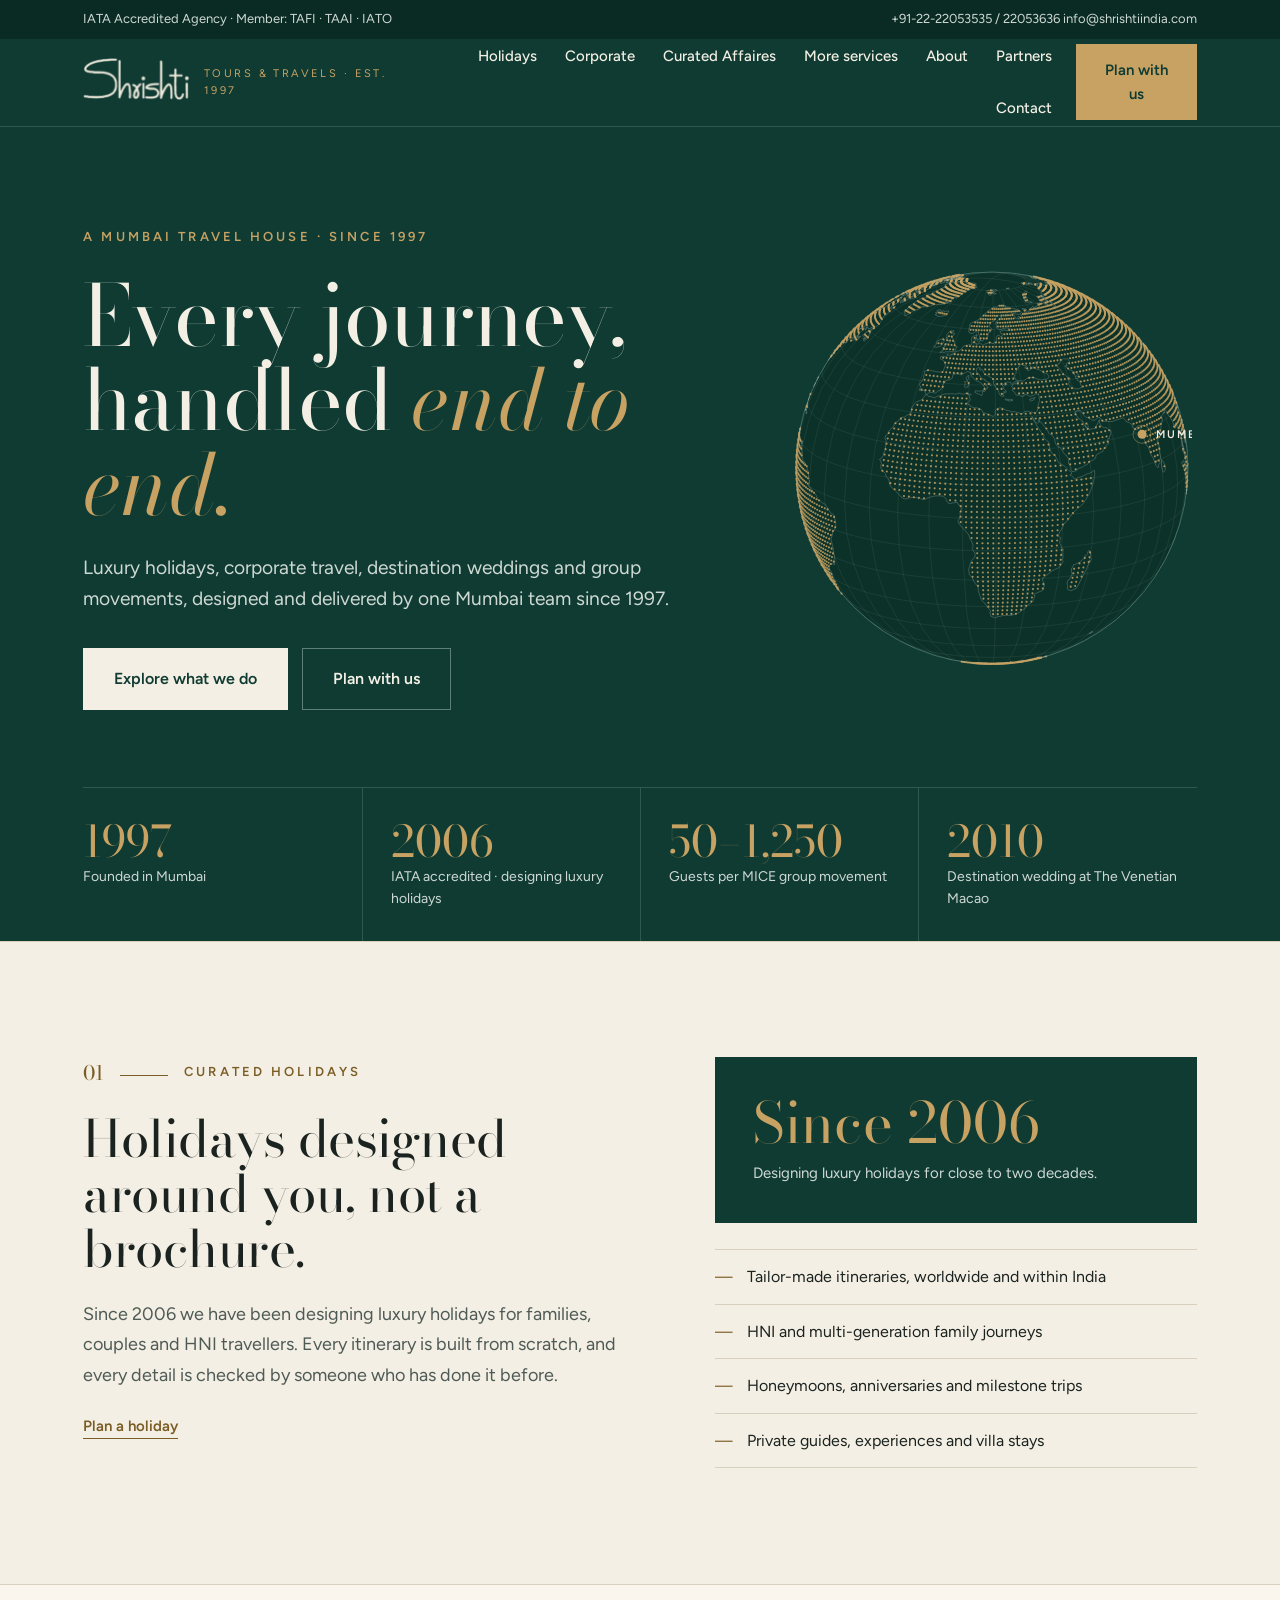
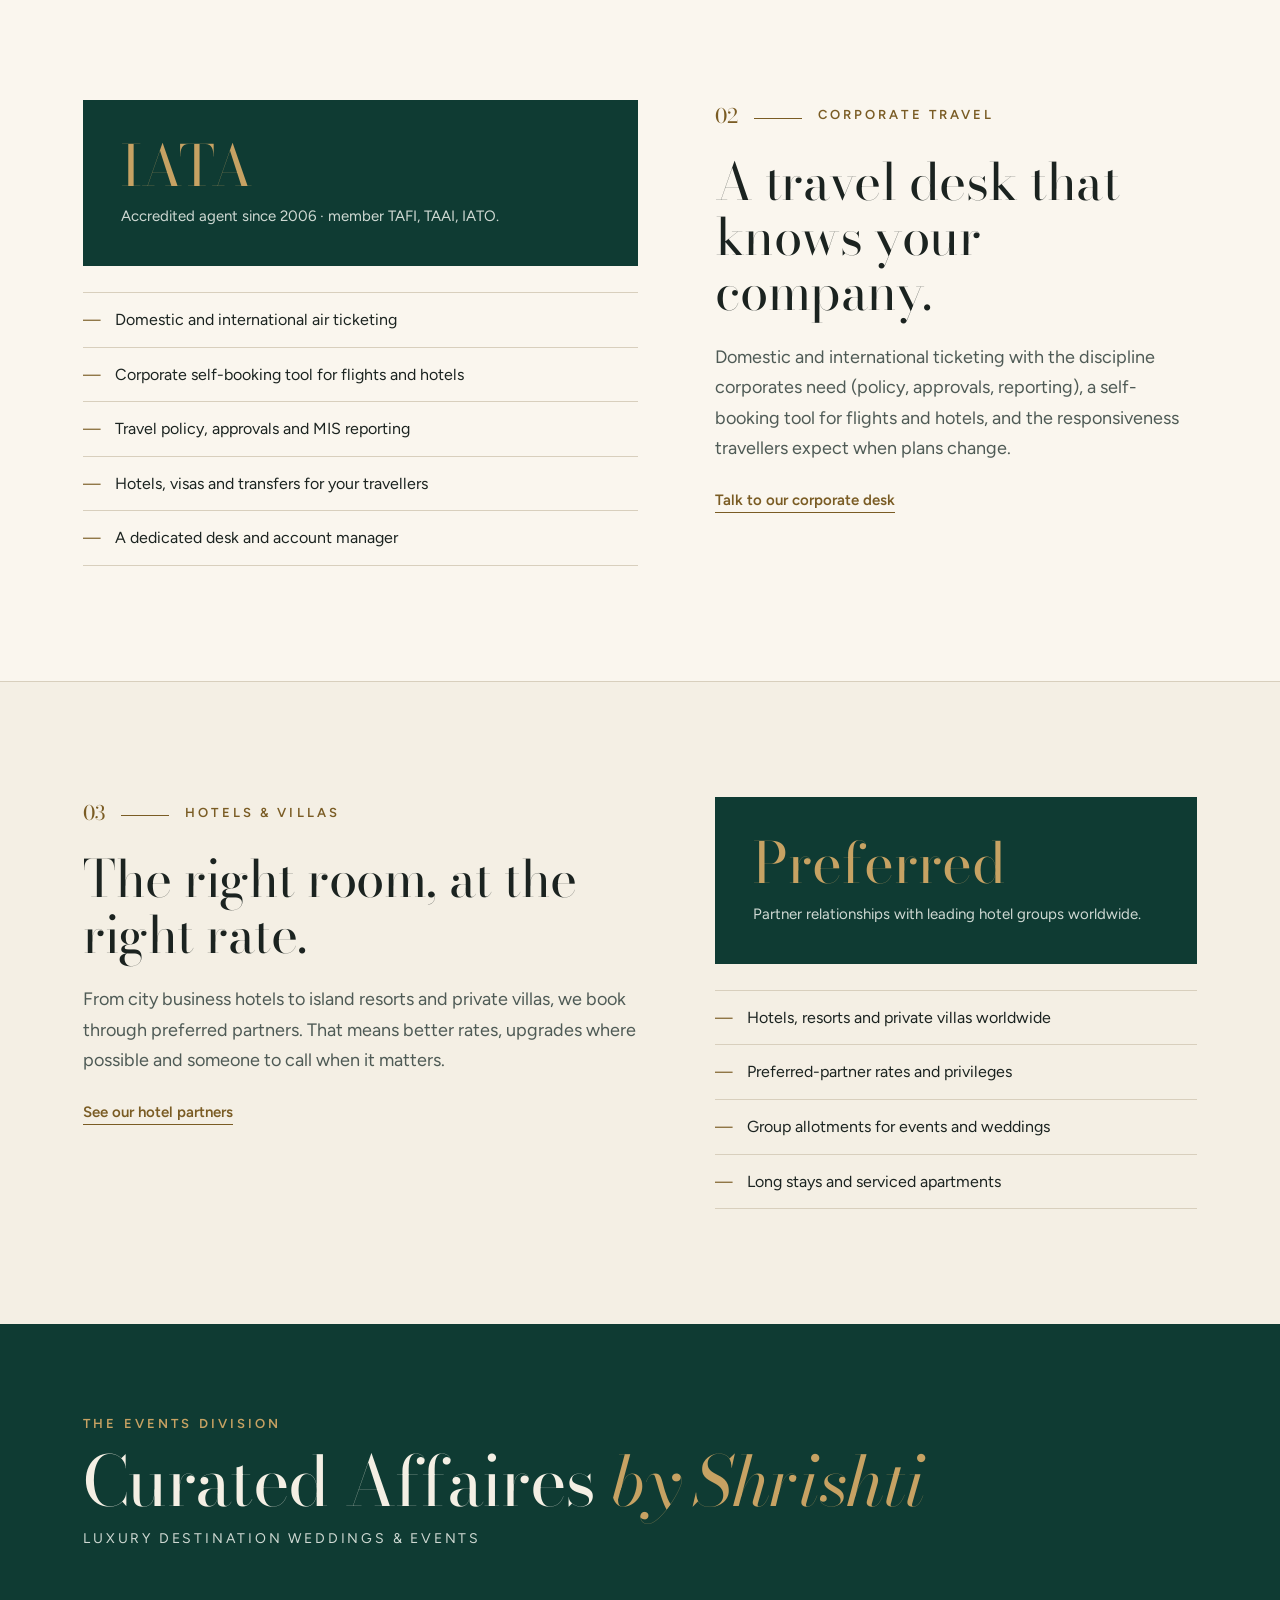
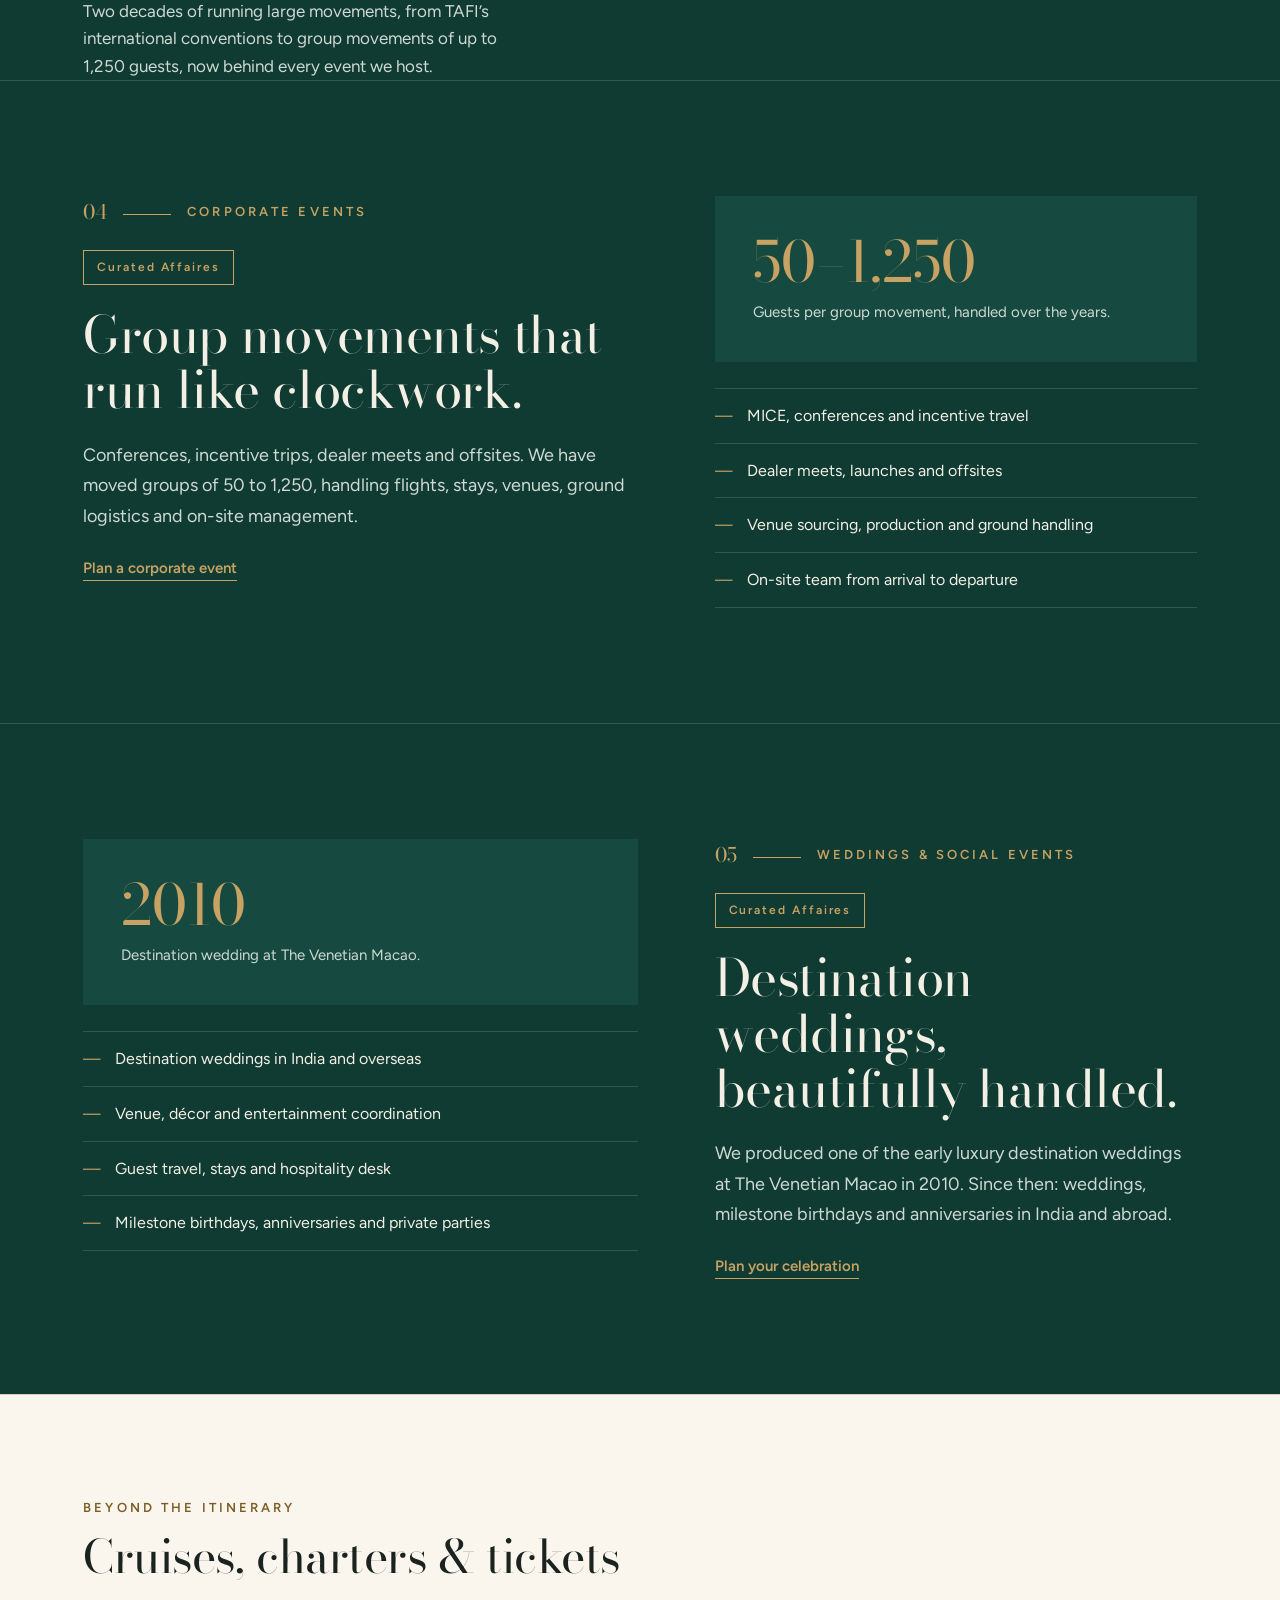
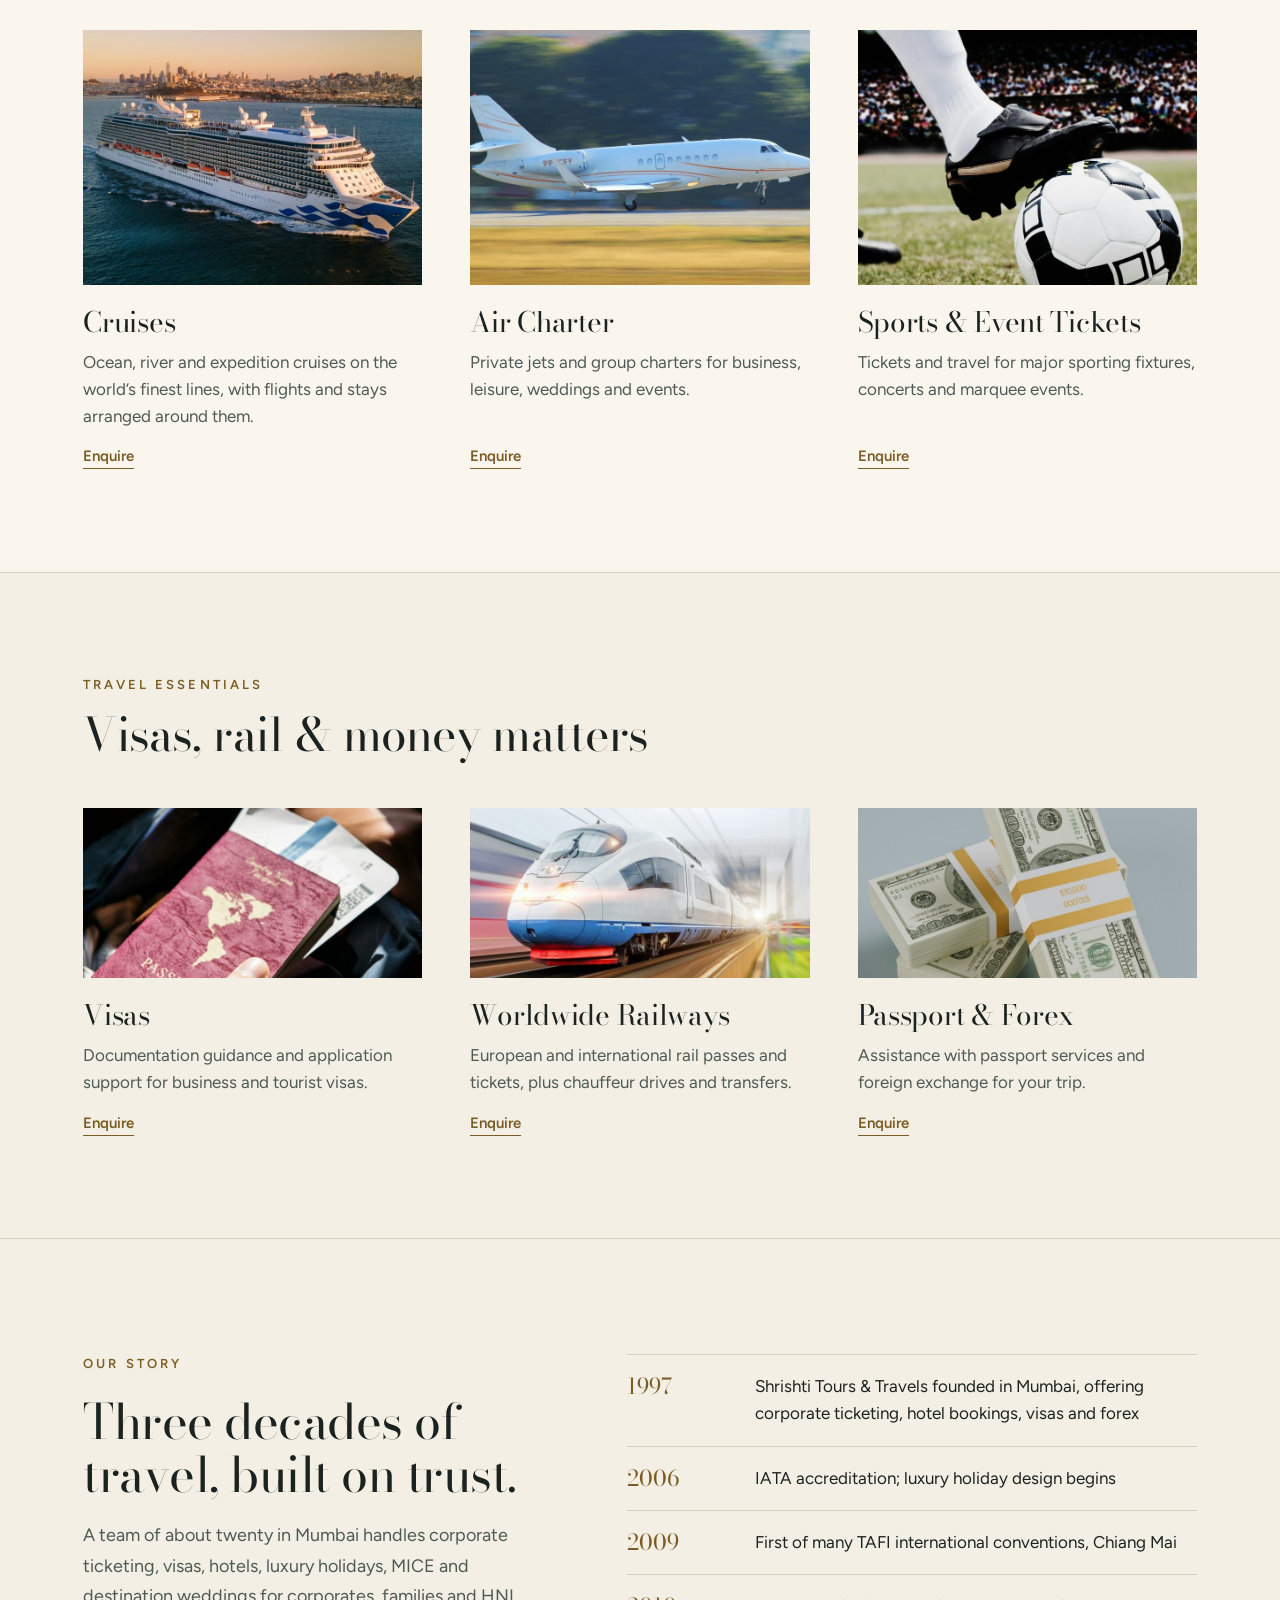
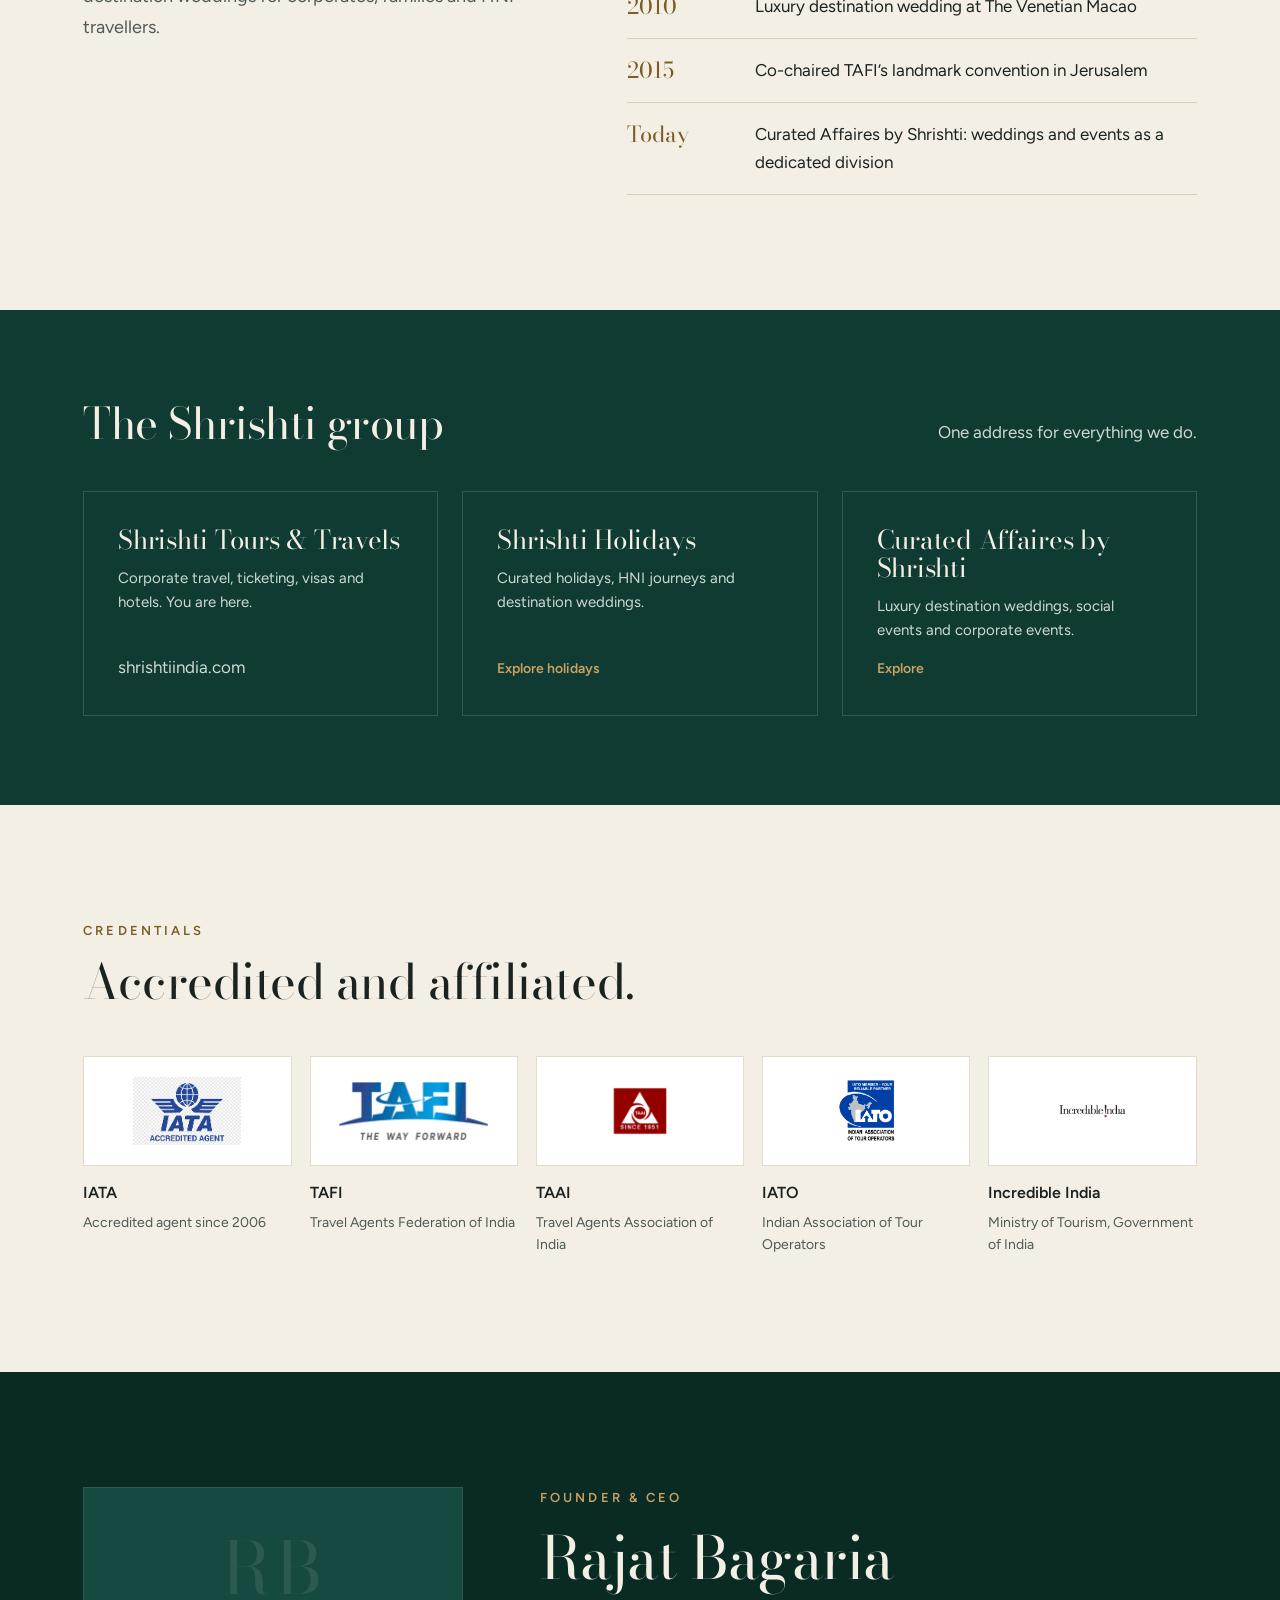
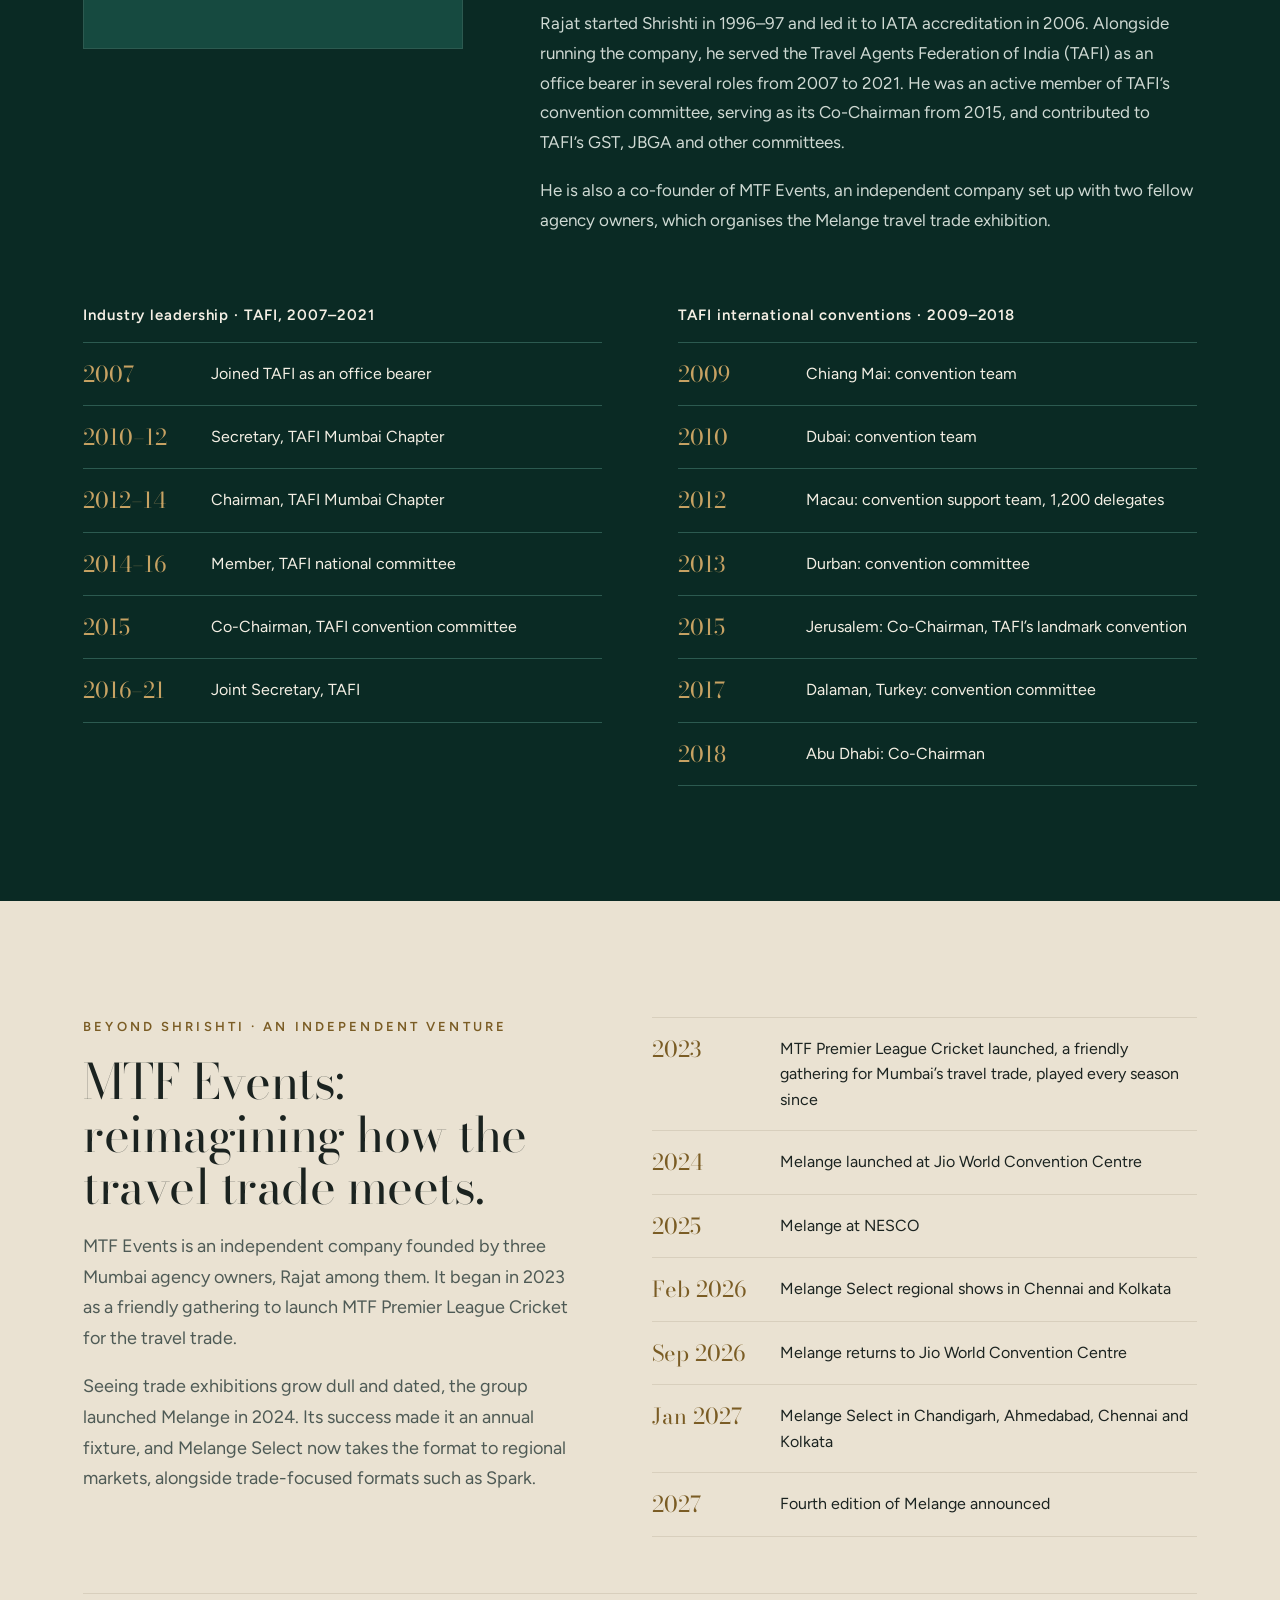
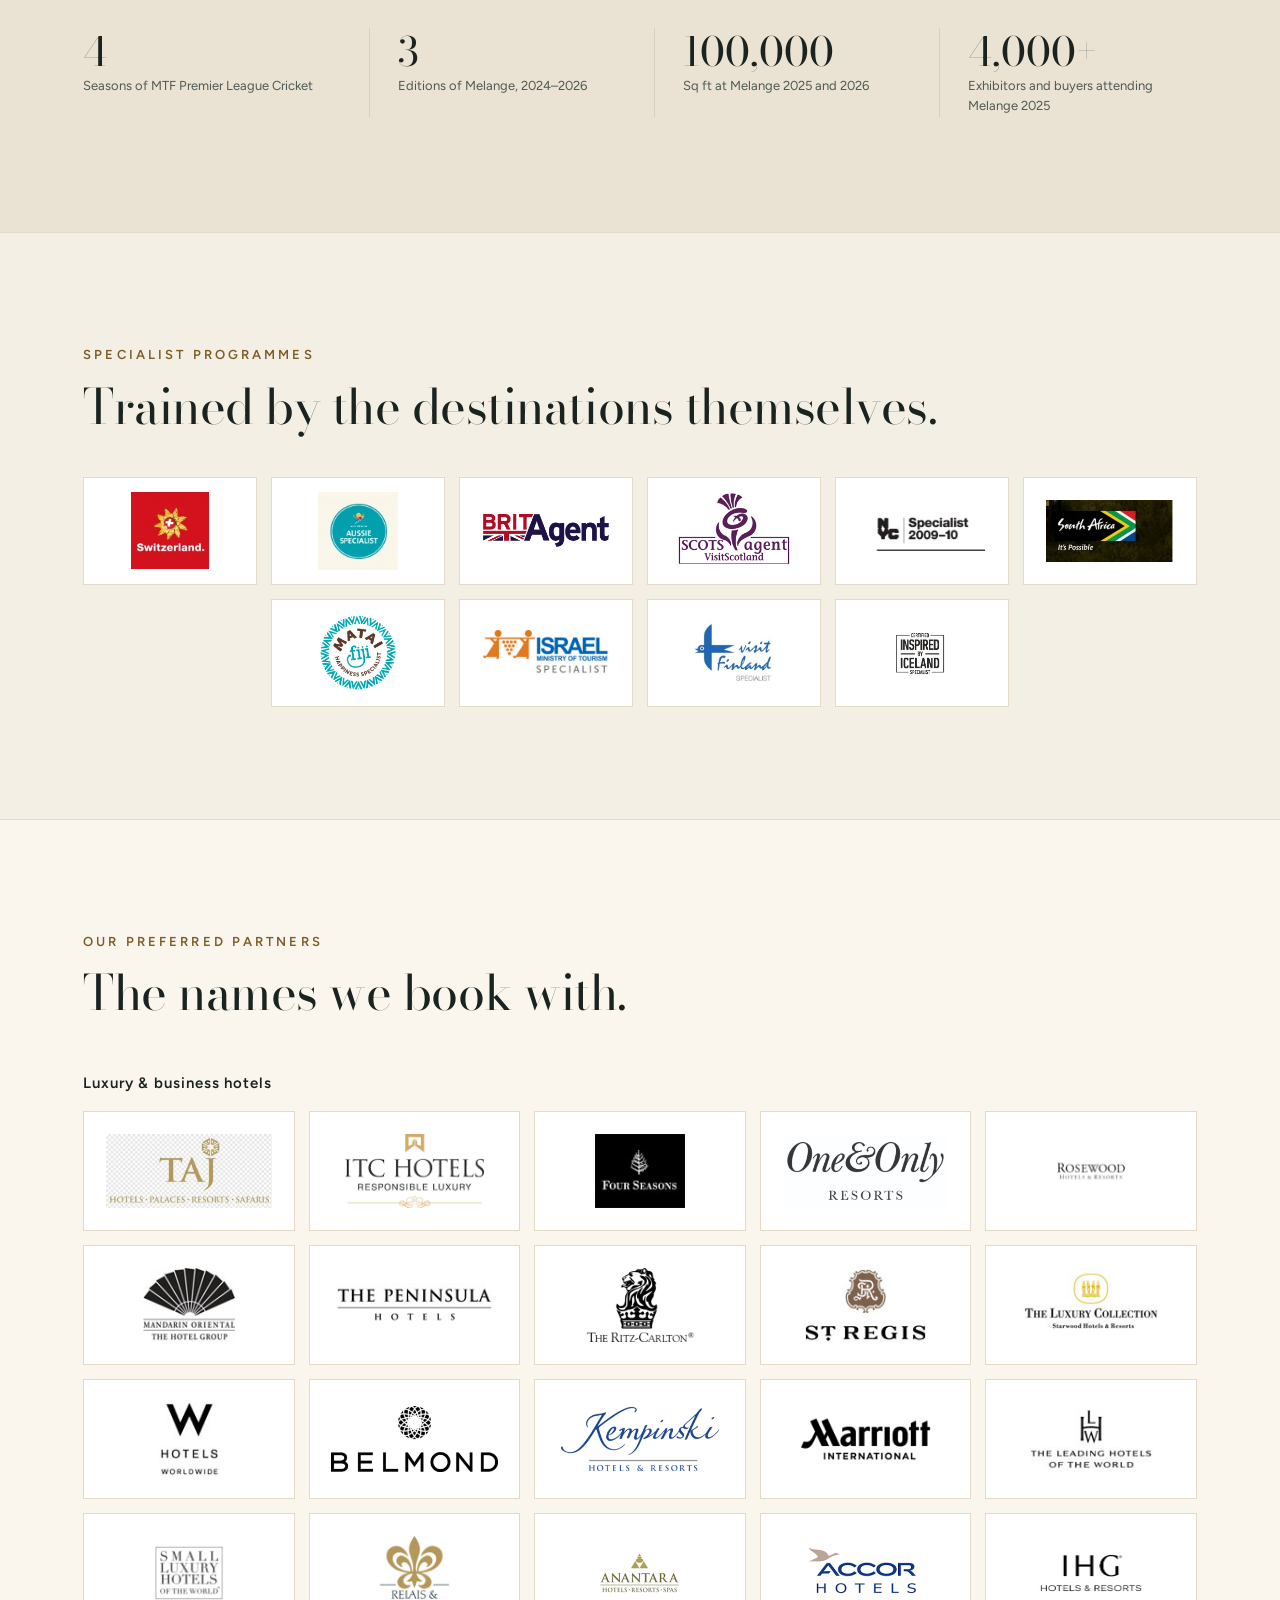
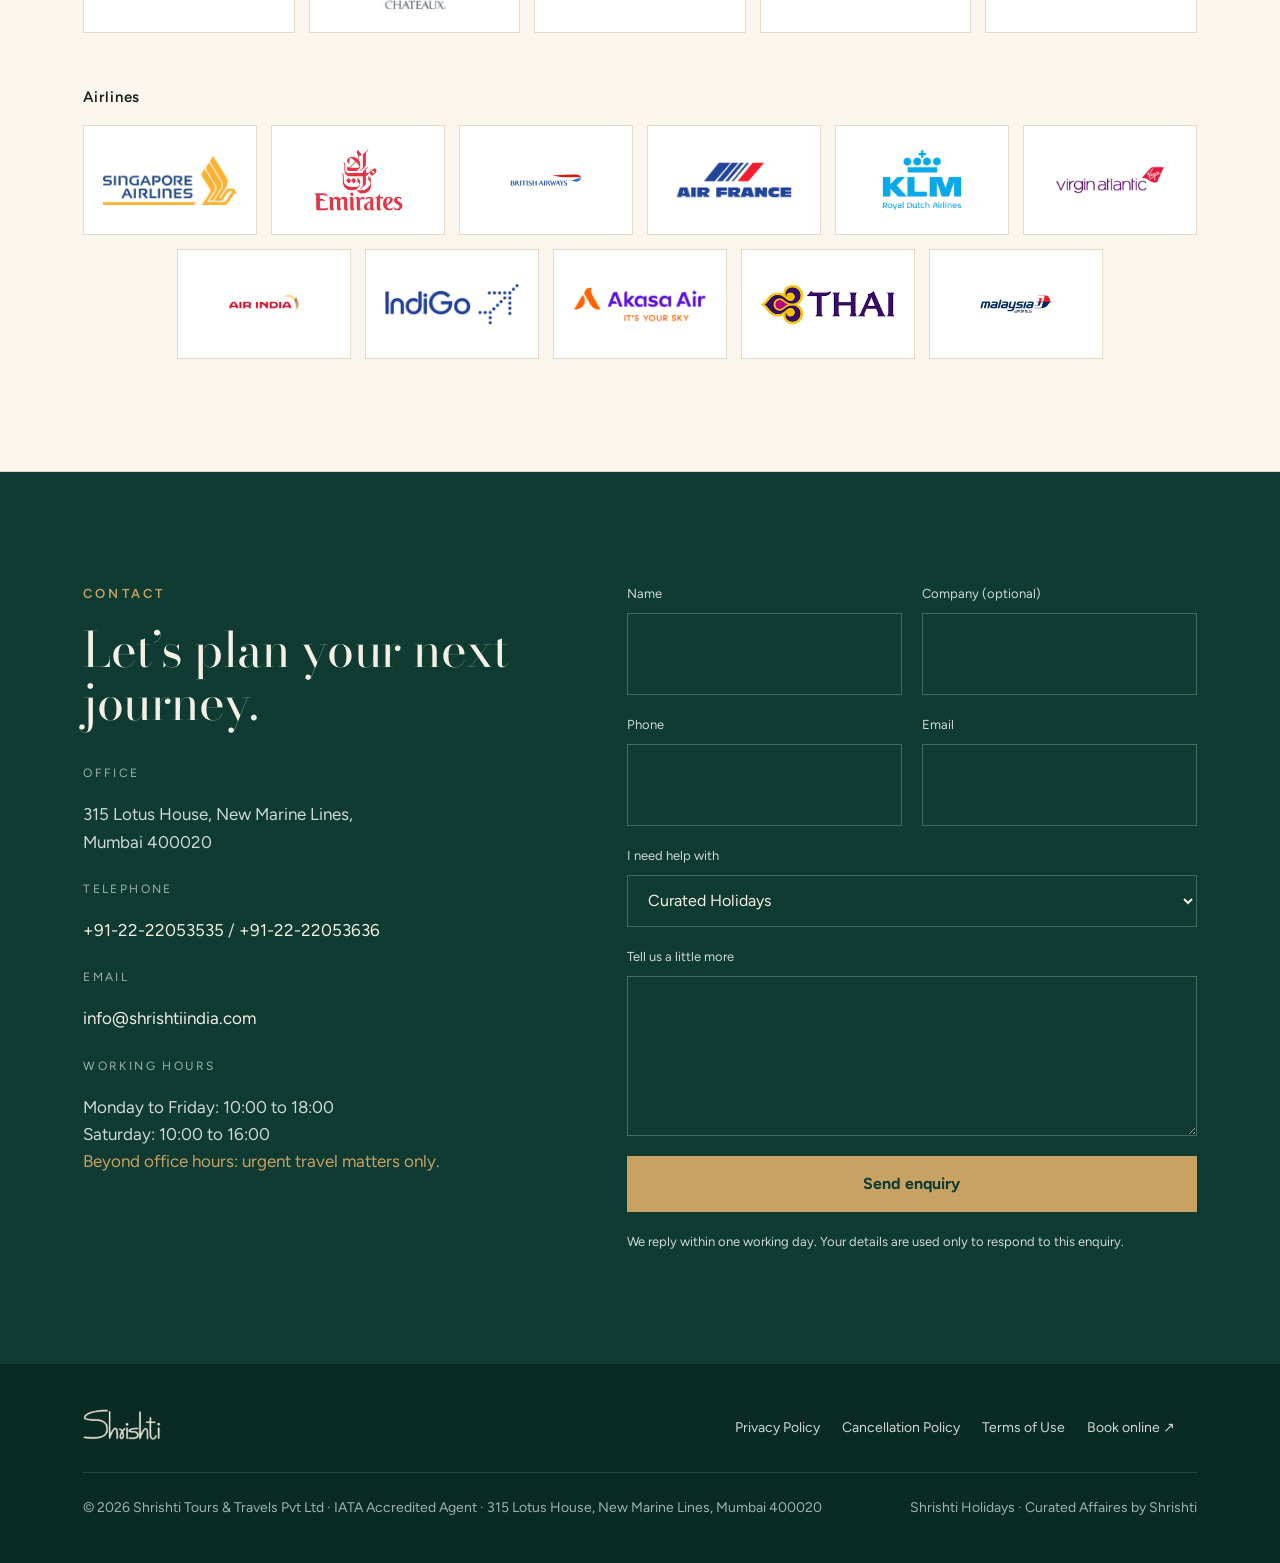
<file: static-snapshot/index.html>
<!DOCTYPE html>
<html lang="en-US">
<head>
	<meta charset="UTF-8" />
	<meta name="viewport" content="width=device-width, initial-scale=1" />
<meta name='robots' content='max-image-preview:large' />
<meta name="theme-color" content="#0F3B33">
<title>Shrishti Tours &amp; Travels &#8211; Luxury holidays, corporate travel and destination events. Mumbai, since 1997.</title>
<link rel='dns-prefetch' href='//cdn-reach.hostinger.com' />
<link rel="alternate" type="application/rss+xml" title="Shrishti Tours &amp; Travels &raquo; Feed" href="https://shrishtiindia.com/feed/" />
<link rel="alternate" type="application/rss+xml" title="Shrishti Tours &amp; Travels &raquo; Comments Feed" href="https://shrishtiindia.com/comments/feed/" />
<link rel="alternate" title="oEmbed (JSON)" type="application/json+oembed" href="wp-json/oembed/1.0/embed?url=https%3A%2F%2Fshrishtiindia.com%2F" />
<link rel="alternate" title="oEmbed (XML)" type="text/xml+oembed" href="wp-json/oembed/1.0/embed?url=https%3A%2F%2Fshrishtiindia.com%2F&#038;format=xml" />
<style id="wp-img-auto-sizes-contain-inline-css">
img:is([sizes=auto i],[sizes^="auto," i]){contain-intrinsic-size:3000px 1500px}
/*# sourceURL=wp-img-auto-sizes-contain-inline-css */
</style>
 
<style id="wp-block-paragraph-inline-css">
.is-small-text{font-size:.875em}.is-regular-text{font-size:1em}.is-large-text{font-size:2.25em}.is-larger-text{font-size:3em}.has-drop-cap:not(:focus):first-letter{float:left;font-size:8.4em;font-style:normal;font-weight:100;line-height:.68;margin:.05em .1em 0 0;text-transform:uppercase}body.rtl .has-drop-cap:not(:focus):first-letter{float:none;margin-left:.1em}p.has-drop-cap.has-background{overflow:hidden}:root :where(p.has-background){padding:1.25em 2.375em}:where(p.has-text-color:not(.has-link-color)) a{color:inherit}p.has-text-align-left[style*="writing-mode:vertical-lr"],p.has-text-align-right[style*="writing-mode:vertical-rl"]{rotate:180deg}
/*# sourceURL=wp-includes/blocks/paragraph/style.min.css */
</style>
<style id="wp-block-group-inline-css">
.wp-block-group{box-sizing:border-box}:where(.wp-block-group.wp-block-group-is-layout-constrained){position:relative}
/*# sourceURL=wp-includes/blocks/group/style.min.css */
</style>
<style id="wp-block-group-theme-inline-css">
:where(.wp-block-group.has-background){padding:1.25em 2.375em}
/*# sourceURL=wp-includes/blocks/group/theme.min.css */
</style>
<style id="wp-block-image-inline-css">
.wp-block-image>a,.wp-block-image>figure>a{display:inline-block}.wp-block-image img{box-sizing:border-box;height:auto;max-width:100%;vertical-align:bottom}@media not (prefers-reduced-motion){.wp-block-image img.hide{visibility:hidden}.wp-block-image img.show{animation:show-content-image .4s}}.wp-block-image[style*=border-radius] img,.wp-block-image[style*=border-radius]>a{border-radius:inherit}.wp-block-image.has-custom-border img{box-sizing:border-box}.wp-block-image.aligncenter{text-align:center}.wp-block-image.alignfull>a,.wp-block-image.alignwide>a{width:100%}.wp-block-image.alignfull img,.wp-block-image.alignwide img{height:auto;width:100%}.wp-block-image .aligncenter,.wp-block-image .alignleft,.wp-block-image .alignright,.wp-block-image.aligncenter,.wp-block-image.alignleft,.wp-block-image.alignright{display:table}.wp-block-image .aligncenter>figcaption,.wp-block-image .alignleft>figcaption,.wp-block-image .alignright>figcaption,.wp-block-image.aligncenter>figcaption,.wp-block-image.alignleft>figcaption,.wp-block-image.alignright>figcaption{caption-side:bottom;display:table-caption}.wp-block-image .alignleft{float:left;margin:.5em 1em .5em 0}.wp-block-image .alignright{float:right;margin:.5em 0 .5em 1em}.wp-block-image .aligncenter{margin-left:auto;margin-right:auto}.wp-block-image :where(figcaption){margin-bottom:1em;margin-top:.5em}.wp-block-image.is-style-circle-mask img{border-radius:9999px}@supports ((-webkit-mask-image:none) or (mask-image:none)) or (-webkit-mask-image:none){.wp-block-image.is-style-circle-mask img{border-radius:0;-webkit-mask-image:url('data:image/svg+xml;utf8,<svg viewBox="0 0 100 100" xmlns="http://www.w3.org/2000/svg"><circle cx="50" cy="50" r="50"/></svg>');mask-image:url('data:image/svg+xml;utf8,<svg viewBox="0 0 100 100" xmlns="http://www.w3.org/2000/svg"><circle cx="50" cy="50" r="50"/></svg>');mask-mode:alpha;-webkit-mask-position:center;mask-position:center;-webkit-mask-repeat:no-repeat;mask-repeat:no-repeat;-webkit-mask-size:contain;mask-size:contain}}:root :where(.wp-block-image.is-style-rounded img,.wp-block-image .is-style-rounded img){border-radius:9999px}.wp-block-image figure{margin:0}.wp-lightbox-container{display:flex;flex-direction:column;position:relative}.wp-lightbox-container img{cursor:zoom-in}.wp-lightbox-container img:hover+button{opacity:1}.wp-lightbox-container button{align-items:center;backdrop-filter:blur(16px) saturate(180%);background-color:rgba(90,90,90,.25);border:none;border-radius:4px;cursor:zoom-in;display:flex;height:20px;justify-content:center;opacity:0;padding:0;position:absolute;right:16px;text-align:center;top:16px;width:20px;z-index:100}@media not (prefers-reduced-motion){.wp-lightbox-container button{transition:opacity .2s ease}}.wp-lightbox-container button:focus-visible{outline:3px auto rgba(90,90,90,.25);outline:3px auto -webkit-focus-ring-color;outline-offset:3px}.wp-lightbox-container button:hover{cursor:pointer;opacity:1}.wp-lightbox-container button:focus{opacity:1}.wp-lightbox-container button:focus,.wp-lightbox-container button:hover,.wp-lightbox-container button:not(:hover):not(:active):not(.has-background){background-color:rgba(90,90,90,.25);border:none}.wp-lightbox-overlay{box-sizing:border-box;cursor:zoom-out;height:100vh;left:0;overflow:hidden;position:fixed;top:0;visibility:hidden;width:100%;z-index:100000}.wp-lightbox-overlay .wp-lightbox-close-button{align-items:center;cursor:pointer;display:flex;font-family:inherit;gap:8px;justify-content:center;line-height:1;min-height:40px;min-width:40px;padding:0 4px;position:absolute;right:calc(env(safe-area-inset-right) + 16px);top:calc(env(safe-area-inset-top) + 16px);z-index:5000000}.wp-lightbox-overlay .wp-lightbox-close-button:focus,.wp-lightbox-overlay .wp-lightbox-close-button:hover,.wp-lightbox-overlay .wp-lightbox-close-button:not(:hover):not(:active):not(.has-background){background:none;border:none}.wp-lightbox-overlay .wp-lightbox-close-button:has(.wp-lightbox-close-text:not([hidden])) .wp-lightbox-close-icon svg{height:1em;width:1em}.wp-lightbox-overlay .wp-lightbox-close-icon svg{display:block}.wp-lightbox-overlay .wp-lightbox-navigation-button-next,.wp-lightbox-overlay .wp-lightbox-navigation-button-prev{align-items:center;bottom:16px;cursor:pointer;display:flex;font-family:inherit;gap:4px;justify-content:center;line-height:1;min-height:40px;min-width:40px;padding:0 8px;position:absolute;z-index:2000002}.wp-lightbox-overlay .wp-lightbox-navigation-button-next[hidden],.wp-lightbox-overlay .wp-lightbox-navigation-button-prev[hidden]{display:none}@media (min-width:960px){.wp-lightbox-overlay .wp-lightbox-navigation-button-next,.wp-lightbox-overlay .wp-lightbox-navigation-button-prev{bottom:50%;transform:translateY(-50%)}}.wp-lightbox-overlay .wp-lightbox-navigation-button-next:focus,.wp-lightbox-overlay .wp-lightbox-navigation-button-next:hover,.wp-lightbox-overlay .wp-lightbox-navigation-button-next:not(:hover):not(:active):not(.has-background),.wp-lightbox-overlay .wp-lightbox-navigation-button-prev:focus,.wp-lightbox-overlay .wp-lightbox-navigation-button-prev:hover,.wp-lightbox-overlay .wp-lightbox-navigation-button-prev:not(:hover):not(:active):not(.has-background){background:none;border:none;padding:0 8px}.wp-lightbox-overlay .wp-lightbox-navigation-button-next:has(.wp-lightbox-navigation-text:not([hidden])) .wp-lightbox-navigation-icon svg,.wp-lightbox-overlay .wp-lightbox-navigation-button-prev:has(.wp-lightbox-navigation-text:not([hidden])) .wp-lightbox-navigation-icon svg{display:block;height:1.5em;width:1.5em}.wp-lightbox-overlay .wp-lightbox-navigation-button-prev{left:calc(env(safe-area-inset-left) + 16px)}.wp-lightbox-overlay .wp-lightbox-navigation-button-next{right:calc(env(safe-area-inset-right) + 16px)}.wp-lightbox-overlay .wp-lightbox-navigation-icon svg{vertical-align:middle}.wp-lightbox-overlay .lightbox-image-container{height:var(--wp--lightbox-container-height);left:50%;overflow:hidden;position:absolute;top:50%;transform:translate(-50%,-50%);transform-origin:top left;width:var(--wp--lightbox-container-width);z-index:2000001}.wp-lightbox-overlay .wp-block-image{align-items:center;box-sizing:border-box;display:flex;height:100%;justify-content:center;margin:0;position:relative;transform-origin:0 0;width:100%;z-index:3000000}.wp-lightbox-overlay .wp-block-image img{height:var(--wp--lightbox-image-height);min-height:var(--wp--lightbox-image-height);min-width:var(--wp--lightbox-image-width);width:var(--wp--lightbox-image-width)}.wp-lightbox-overlay .wp-block-image figcaption{display:none}.wp-lightbox-overlay button{background:none;border:none}.wp-lightbox-overlay .scrim{background-color:#fff;height:100%;opacity:.9;position:absolute;width:100%;z-index:2000000}.wp-lightbox-overlay.active{visibility:visible}@media not (prefers-reduced-motion){.wp-lightbox-overlay.active{animation:turn-on-visibility .25s both}.wp-lightbox-overlay.active img{animation:turn-on-visibility .35s both}.wp-lightbox-overlay.show-closing-animation:not(.active){animation:turn-off-visibility .35s both}.wp-lightbox-overlay.show-closing-animation:not(.active) img{animation:turn-off-visibility .25s both}.wp-lightbox-overlay.zoom.active{animation:none;opacity:1;visibility:visible}.wp-lightbox-overlay.zoom.active .lightbox-image-container{animation:lightbox-zoom-in .4s}.wp-lightbox-overlay.zoom.active .lightbox-image-container img{animation:none}.wp-lightbox-overlay.zoom.active .scrim{animation:turn-on-visibility .4s forwards}.wp-lightbox-overlay.zoom.show-closing-animation:not(.active){animation:none}.wp-lightbox-overlay.zoom.show-closing-animation:not(.active) .lightbox-image-container{animation:lightbox-zoom-out .4s}.wp-lightbox-overlay.zoom.show-closing-animation:not(.active) .lightbox-image-container img{animation:none}.wp-lightbox-overlay.zoom.show-closing-animation:not(.active) .scrim{animation:turn-off-visibility .4s forwards}}@keyframes show-content-image{0%{visibility:hidden}99%{visibility:hidden}to{visibility:visible}}@keyframes turn-on-visibility{0%{opacity:0}to{opacity:1}}@keyframes turn-off-visibility{0%{opacity:1;visibility:visible}99%{opacity:0;visibility:visible}to{opacity:0;visibility:hidden}}@keyframes lightbox-zoom-in{0%{transform:translate(calc((-100vw + var(--wp--lightbox-scrollbar-width))/2 + var(--wp--lightbox-initial-left-position)),calc(-50vh + var(--wp--lightbox-initial-top-position))) scale(var(--wp--lightbox-scale))}to{transform:translate(-50%,-50%) scale(1)}}@keyframes lightbox-zoom-out{0%{transform:translate(-50%,-50%) scale(1);visibility:visible}99%{visibility:visible}to{transform:translate(calc((-100vw + var(--wp--lightbox-scrollbar-width))/2 + var(--wp--lightbox-initial-left-position)),calc(-50vh + var(--wp--lightbox-initial-top-position))) scale(var(--wp--lightbox-scale));visibility:hidden}}
/*# sourceURL=wp-includes/blocks/image/style.min.css */
</style>
<style id="wp-block-image-theme-inline-css">
:root :where(.wp-block-image figcaption){color:#555;font-size:13px;text-align:center}.is-dark-theme :root :where(.wp-block-image figcaption){color:hsla(0,0%,100%,.65)}.wp-block-image{margin:0 0 1em}
/*# sourceURL=wp-includes/blocks/image/theme.min.css */
</style>
<style id="wp-block-navigation-link-inline-css">
.wp-block-navigation .wp-block-navigation-item__label{overflow-wrap:break-word}.wp-block-navigation .wp-block-navigation-item__description{display:none}.link-ui-tools{outline:1px solid #f0f0f0;padding:8px}.link-ui-block-inserter{padding-top:8px}.link-ui-block-inserter__back{margin-left:8px;text-transform:uppercase}
/*# sourceURL=wp-includes/blocks/navigation-link/style.min.css */
</style>
<link rel='stylesheet' id='wp-block-navigation-css' href='wp-includes/blocks/navigation/style.min.css?ver=7.1.5' media='all' />
<style id="wp-block-button-inline-css">
.wp-block-button__link{align-content:center;box-sizing:border-box;cursor:pointer;display:inline-block;height:100%;text-align:center;word-break:break-word}.wp-block-button__link.aligncenter{text-align:center}.wp-block-button__link.alignright{text-align:right}:where(.wp-block-button__link){border-radius:9999px;box-shadow:none;padding:calc(.667em + 2px) calc(1.333em + 2px);text-decoration:none}.wp-block-button[style*=text-decoration] .wp-block-button__link{text-decoration:inherit}.wp-block-buttons>.wp-block-button.has-custom-width{max-width:none}.wp-block-buttons>.wp-block-button.has-custom-width .wp-block-button__link{width:100%}.wp-block-buttons>.wp-block-button.has-custom-font-size .wp-block-button__link{font-size:inherit}.wp-block-buttons>.wp-block-button[class*=wp-block-button__width]{width:calc(var(--wp--block-button--width)*1% - var(--wp--style--block-gap, .5em)*(1 - var(--wp--block-button--width)/100))}.wp-block-buttons>.wp-block-button.wp-block-button__width-25{width:calc(25% - var(--wp--style--block-gap, .5em)*.75)}.wp-block-buttons>.wp-block-button.wp-block-button__width-50{width:calc(50% - var(--wp--style--block-gap, .5em)*.5)}.wp-block-buttons>.wp-block-button.wp-block-button__width-75{width:calc(75% - var(--wp--style--block-gap, .5em)*.25)}.wp-block-buttons>.wp-block-button.wp-block-button__width-100{flex-basis:100%;width:100%}.wp-block-buttons.is-vertical>.wp-block-button[class*=wp-block-button__width]{width:calc(var(--wp--block-button--width)*1%)}.wp-block-buttons.is-vertical>.wp-block-button.wp-block-button__width-25{width:25%}.wp-block-buttons.is-vertical>.wp-block-button.wp-block-button__width-50{width:50%}.wp-block-buttons.is-vertical>.wp-block-button.wp-block-button__width-75{width:75%}.wp-block-button.is-style-squared,.wp-block-button__link.wp-block-button.is-style-squared{border-radius:0}.wp-block-button.no-border-radius,.wp-block-button__link.no-border-radius{border-radius:0!important}:root :where(.wp-block-button .wp-block-button__link.is-style-outline),:root :where(.wp-block-button.is-style-outline>.wp-block-button__link){border:2px solid;padding:.667em 1.333em}:root :where(.wp-block-button .wp-block-button__link.is-style-outline:not(.has-text-color)),:root :where(.wp-block-button.is-style-outline>.wp-block-button__link:not(.has-text-color)){color:currentColor}:root :where(.wp-block-button .wp-block-button__link.is-style-outline:not(.has-background)),:root :where(.wp-block-button.is-style-outline>.wp-block-button__link:not(.has-background)){background-color:transparent;background-image:none}
/*# sourceURL=wp-includes/blocks/button/style.min.css */
</style>
<style id="wp-block-buttons-inline-css">
.wp-block-buttons{box-sizing:border-box}.wp-block-buttons.is-vertical{flex-direction:column}.wp-block-buttons.is-vertical>.wp-block-button:last-child{margin-bottom:0}.wp-block-buttons>.wp-block-button{display:inline-block;margin:0}.wp-block-buttons.is-content-justification-left{justify-content:flex-start}.wp-block-buttons.is-content-justification-left.is-vertical{align-items:flex-start}.wp-block-buttons.is-content-justification-center{justify-content:center}.wp-block-buttons.is-content-justification-center.is-vertical{align-items:center}.wp-block-buttons.is-content-justification-right{justify-content:flex-end}.wp-block-buttons.is-content-justification-right.is-vertical{align-items:flex-end}.wp-block-buttons.is-content-justification-space-between{justify-content:space-between}.wp-block-buttons.aligncenter{text-align:center}.wp-block-buttons:not(.is-content-justification-space-between,.is-content-justification-right,.is-content-justification-left,.is-content-justification-center) .wp-block-button.aligncenter{margin-left:auto;margin-right:auto;width:100%}.wp-block-buttons[style*=text-decoration] .wp-block-button,.wp-block-buttons[style*=text-decoration] .wp-block-button__link{text-decoration:inherit}.wp-block-buttons.has-custom-font-size .wp-block-button__link{font-size:inherit}.wp-block-buttons .wp-block-button__link{width:100%}.wp-block-button.aligncenter{text-align:center}
/*# sourceURL=wp-includes/blocks/buttons/style.min.css */
</style>
<style id="wp-block-template-part-theme-inline-css">
:root :where(.wp-block-template-part.has-background){margin-bottom:0;margin-top:0;padding:1.25em 2.375em}
/*# sourceURL=wp-includes/blocks/template-part/theme.min.css */
</style>
<style id="wp-block-heading-inline-css">
h1:where(.wp-block-heading).has-background,h2:where(.wp-block-heading).has-background,h3:where(.wp-block-heading).has-background,h4:where(.wp-block-heading).has-background,h5:where(.wp-block-heading).has-background,h6:where(.wp-block-heading).has-background{padding:1.25em 2.375em}h1.has-text-align-left[style*=writing-mode]:where([style*=vertical-lr]),h1.has-text-align-right[style*=writing-mode]:where([style*=vertical-rl]),h2.has-text-align-left[style*=writing-mode]:where([style*=vertical-lr]),h2.has-text-align-right[style*=writing-mode]:where([style*=vertical-rl]),h3.has-text-align-left[style*=writing-mode]:where([style*=vertical-lr]),h3.has-text-align-right[style*=writing-mode]:where([style*=vertical-rl]),h4.has-text-align-left[style*=writing-mode]:where([style*=vertical-lr]),h4.has-text-align-right[style*=writing-mode]:where([style*=vertical-rl]),h5.has-text-align-left[style*=writing-mode]:where([style*=vertical-lr]),h5.has-text-align-right[style*=writing-mode]:where([style*=vertical-rl]),h6.has-text-align-left[style*=writing-mode]:where([style*=vertical-lr]),h6.has-text-align-right[style*=writing-mode]:where([style*=vertical-rl]){rotate:180deg}
/*# sourceURL=wp-includes/blocks/heading/style.min.css */
</style>
<style id="wp-block-list-inline-css">
ol,ul{box-sizing:border-box}:root :where(.wp-block-list.has-background){padding:1.25em 2.375em}
/*# sourceURL=wp-includes/blocks/list/style.min.css */
</style>
<link rel='stylesheet' id='wp-block-cover-css' href='wp-includes/blocks/cover/style.min.css?ver=7.1.5' media='all' />
<style id="wp-block-post-content-inline-css">
.wp-block-post-content{display:flow-root}
/*# sourceURL=wp-includes/blocks/post-content/style.min.css */
</style>
<style id="wp-emoji-styles-inline-css">

	img.wp-smiley, img.emoji {
		display: inline !important;
		border: none !important;
		box-shadow: none !important;
		height: 1em !important;
		width: 1em !important;
		margin: 0 0.07em !important;
		vertical-align: -0.1em !important;
		background: none !important;
		padding: 0 !important;
	}
/*# sourceURL=wp-emoji-styles-inline-css */
</style>
<style id="wp-block-library-inline-css">
:root{--wp-block-synced-color:#7a00df;--wp-block-synced-color--rgb:122,0,223;--wp-bound-block-color:var(--wp-block-synced-color);--wp-editor-canvas-background:#ddd;--wp-admin-theme-color:#007cba;--wp-admin-theme-color--rgb:0,124,186;--wp-admin-theme-color-darker-10:#006ba1;--wp-admin-theme-color-darker-10--rgb:0,107,160.5;--wp-admin-theme-color-darker-20:#005a87;--wp-admin-theme-color-darker-20--rgb:0,90,135;--wp-admin-border-width-focus:2px}@media (min-resolution:192dpi){:root{--wp-admin-border-width-focus:1.5px}}.wp-element-button{cursor:pointer}:root .has-very-light-gray-background-color{background-color:#eee}:root .has-very-dark-gray-background-color{background-color:#313131}:root .has-very-light-gray-color{color:#eee}:root .has-very-dark-gray-color{color:#313131}:root .has-vivid-green-cyan-to-vivid-cyan-blue-gradient-background{background:linear-gradient(135deg,#00d084,#0693e3)}:root .has-purple-crush-gradient-background{background:linear-gradient(135deg,#34e2e4,#4721fb 50%,#ab1dfe)}:root .has-hazy-dawn-gradient-background{background:linear-gradient(135deg,#faaca8,#dad0ec)}:root .has-subdued-olive-gradient-background{background:linear-gradient(135deg,#fafae1,#67a671)}:root .has-atomic-cream-gradient-background{background:linear-gradient(135deg,#fdd79a,#004a59)}:root .has-nightshade-gradient-background{background:linear-gradient(135deg,#330968,#31cdcf)}:root .has-midnight-gradient-background{background:linear-gradient(135deg,#020381,#2874fc)}:root{--wp--preset--font-size--normal:16px;--wp--preset--font-size--huge:42px}.has-regular-font-size{font-size:1em}.has-larger-font-size{font-size:2.625em}.has-normal-font-size{font-size:var(--wp--preset--font-size--normal)}.has-huge-font-size{font-size:var(--wp--preset--font-size--huge)}:root .has-text-align-center{text-align:center}:root .has-text-align-left{text-align:left}:root .has-text-align-right{text-align:right}.has-fit-text{white-space:nowrap!important}#end-resizable-editor-section{display:none}.aligncenter{clear:both}.items-justified-left{justify-content:flex-start}.items-justified-center{justify-content:center}.items-justified-right{justify-content:flex-end}.items-justified-space-between{justify-content:space-between}.screen-reader-text{word-wrap:normal!important;border:0;clip-path:inset(50%);height:1px;margin:-1px;overflow:hidden;padding:0;position:absolute;width:1px;word-break:normal!important}.screen-reader-text:focus{background-color:#ddd;clip-path:none;color:#444;display:block;font-size:1em;height:auto;left:5px;line-height:normal;padding:15px 23px 14px;text-decoration:none;top:5px;width:auto;z-index:100000}html :where(.has-border-color){border-style:solid}html :where([style^=border-color],[style*=";border-color"],[style*="; border-color"]){border-style:solid}html :where([style^=border-top-color],[style*=";border-top-color"],[style*="; border-top-color"]){border-top-style:solid}html :where([style^=border-right-color],[style*=";border-right-color"],[style*="; border-right-color"]){border-right-style:solid}html :where([style^=border-bottom-color],[style*=";border-bottom-color"],[style*="; border-bottom-color"]){border-bottom-style:solid}html :where([style^=border-left-color],[style*=";border-left-color"],[style*="; border-left-color"]){border-left-style:solid}html :where([style^=border-width],[style*=";border-width"],[style*="; border-width"]){border-style:solid}html :where([style^=border-top-width],[style*=";border-top-width"],[style*="; border-top-width"]){border-top-style:solid}html :where([style^=border-right-width],[style*=";border-right-width"],[style*="; border-right-width"]){border-right-style:solid}html :where([style^=border-bottom-width],[style*=";border-bottom-width"],[style*="; border-bottom-width"]){border-bottom-style:solid}html :where([style^=border-left-width],[style*=";border-left-width"],[style*="; border-left-width"]){border-left-style:solid}html :where(img[class*=wp-image-]){height:auto;max-width:100%}:where(figure){margin:0 0 1em}html :where(.is-position-sticky){--wp-admin--admin-bar--position-offset:var(--wp-admin--admin-bar--height,0px)}@media screen and (max-width:600px){html :where(.is-position-sticky){--wp-admin--admin-bar--position-offset:0px}}
/*# sourceURL=/wp-includes/css/dist/block-library/common.min.css */
</style>
<style id="global-styles-inline-css">
:root{--wp--preset--aspect-ratio--square: 1;--wp--preset--aspect-ratio--4-3: 4/3;--wp--preset--aspect-ratio--3-4: 3/4;--wp--preset--aspect-ratio--3-2: 3/2;--wp--preset--aspect-ratio--2-3: 2/3;--wp--preset--aspect-ratio--16-9: 16/9;--wp--preset--aspect-ratio--9-16: 9/16;--wp--preset--color--black: #000000;--wp--preset--color--cyan-bluish-gray: #abb8c3;--wp--preset--color--white: #ffffff;--wp--preset--color--pale-pink: #f78da7;--wp--preset--color--vivid-red: #cf2e2e;--wp--preset--color--luminous-vivid-orange: #ff6900;--wp--preset--color--luminous-vivid-amber: #fcb900;--wp--preset--color--light-green-cyan: #7bdcb5;--wp--preset--color--vivid-green-cyan: #00d084;--wp--preset--color--pale-cyan-blue: #8ed1fc;--wp--preset--color--vivid-cyan-blue: #0693e3;--wp--preset--color--vivid-purple: #9b51e0;--wp--preset--color--emerald: #0F3B33;--wp--preset--color--emerald-deep: #0A2A24;--wp--preset--color--cream: #F4EFE4;--wp--preset--color--paper: #FAF6EE;--wp--preset--color--sand: #EAE2D2;--wp--preset--color--ink: #1B2320;--wp--preset--color--muted: #4E5A55;--wp--preset--color--brass: #7A5C24;--wp--preset--color--brass-light: #C7A263;--wp--preset--gradient--vivid-cyan-blue-to-vivid-purple: linear-gradient(135deg,rgb(6,147,227) 0%,rgb(155,81,224) 100%);--wp--preset--gradient--light-green-cyan-to-vivid-green-cyan: linear-gradient(135deg,rgb(122,220,180) 0%,rgb(0,208,130) 100%);--wp--preset--gradient--luminous-vivid-amber-to-luminous-vivid-orange: linear-gradient(135deg,rgb(252,185,0) 0%,rgb(255,105,0) 100%);--wp--preset--gradient--luminous-vivid-orange-to-vivid-red: linear-gradient(135deg,rgb(255,105,0) 0%,rgb(207,46,46) 100%);--wp--preset--gradient--very-light-gray-to-cyan-bluish-gray: linear-gradient(135deg,rgb(238,238,238) 0%,rgb(169,184,195) 100%);--wp--preset--gradient--cool-to-warm-spectrum: linear-gradient(135deg,rgb(74,234,220) 0%,rgb(151,120,209) 20%,rgb(207,42,186) 40%,rgb(238,44,130) 60%,rgb(251,105,98) 80%,rgb(254,248,76) 100%);--wp--preset--gradient--blush-light-purple: linear-gradient(135deg,rgb(255,206,236) 0%,rgb(152,150,240) 100%);--wp--preset--gradient--blush-bordeaux: linear-gradient(135deg,rgb(254,205,165) 0%,rgb(254,45,45) 50%,rgb(107,0,62) 100%);--wp--preset--gradient--luminous-dusk: linear-gradient(135deg,rgb(255,203,112) 0%,rgb(199,81,192) 50%,rgb(65,88,208) 100%);--wp--preset--gradient--pale-ocean: linear-gradient(135deg,rgb(255,245,203) 0%,rgb(182,227,212) 50%,rgb(51,167,181) 100%);--wp--preset--gradient--electric-grass: linear-gradient(135deg,rgb(202,248,128) 0%,rgb(113,206,126) 100%);--wp--preset--gradient--midnight: linear-gradient(135deg,rgb(2,3,129) 0%,rgb(40,116,252) 100%);--wp--preset--font-size--small: 13px;--wp--preset--font-size--medium: 20px;--wp--preset--font-size--large: 36px;--wp--preset--font-size--x-large: 42px;--wp--preset--font-family--serif: 'Bodoni Moda', Didot, Georgia, serif;--wp--preset--font-family--sans: 'Figtree', system-ui, sans-serif;--wp--preset--spacing--20: 0.44rem;--wp--preset--spacing--30: 0.67rem;--wp--preset--spacing--40: 1rem;--wp--preset--spacing--50: 1.5rem;--wp--preset--spacing--60: 2.25rem;--wp--preset--spacing--70: 3.38rem;--wp--preset--spacing--80: 5.06rem;--wp--preset--shadow--natural: 6px 6px 9px rgba(0, 0, 0, 0.2);--wp--preset--shadow--deep: 12px 12px 50px rgba(0, 0, 0, 0.4);--wp--preset--shadow--sharp: 6px 6px 0px rgba(0, 0, 0, 0.2);--wp--preset--shadow--outlined: 6px 6px 0px -3px rgb(255, 255, 255), 6px 6px rgb(0, 0, 0);--wp--preset--shadow--crisp: 6px 6px 0px rgb(0, 0, 0);}.wp-block-button{--wp--preset--dimension--25: 25%;--wp--preset--dimension--50: 50%;--wp--preset--dimension--75: 75%;--wp--preset--dimension--100: 100%;}:root { --wp--style--global--content-size: 1248px;--wp--style--global--wide-size: 1440px; }:where(body) { margin: 0; }.wp-site-blocks > .alignleft { float: left; margin-right: 2em; }.wp-site-blocks > .alignright { float: right; margin-left: 2em; }.wp-site-blocks > .aligncenter { justify-content: center; margin-left: auto; margin-right: auto; }:where(.is-layout-flex){gap: 0.5em;}:where(.is-layout-grid){gap: 0.5em;}.is-layout-flow > .alignleft{float: left;margin-inline-start: 0;margin-inline-end: 2em;}.is-layout-flow > .alignright{float: right;margin-inline-start: 2em;margin-inline-end: 0;}.is-layout-flow > .aligncenter{margin-left: auto !important;margin-right: auto !important;}.is-layout-constrained > .alignleft{float: left;margin-inline-start: 0;margin-inline-end: 2em;}.is-layout-constrained > .alignright{float: right;margin-inline-start: 2em;margin-inline-end: 0;}.is-layout-constrained > .aligncenter{margin-left: auto !important;margin-right: auto !important;}.is-layout-constrained > :where(:not(.alignleft):not(.alignright):not(.alignfull)){max-width: var(--wp--style--global--content-size);margin-left: auto !important;margin-right: auto !important;}.is-layout-constrained > .alignwide{max-width: var(--wp--style--global--wide-size);}body .is-layout-flex{display: flex;}.is-layout-flex{flex-wrap: wrap;align-items: center;}.is-layout-flex > :is(*, div){margin: 0;}body .is-layout-grid{display: grid;}.is-layout-grid > :is(*, div){margin: 0;}body{background-color: #F4EFE4;color: #1B2320;font-family: var(--wp--preset--font-family--sans);padding-top: 0;padding-right: 0;padding-bottom: 0;padding-left: 0;}:root :where(.wp-element-button, .wp-block-button__link){background-color: #32373c;border-width: 0;color: #fff;font-family: inherit;font-size: inherit;font-style: inherit;font-weight: inherit;letter-spacing: inherit;line-height: inherit;padding-top: calc(0.667em + 2px);padding-right: calc(1.333em + 2px);padding-bottom: calc(0.667em + 2px);padding-left: calc(1.333em + 2px);text-decoration: none;text-transform: inherit;}.has-black-color{color: var(--wp--preset--color--black) !important;}.has-cyan-bluish-gray-color{color: var(--wp--preset--color--cyan-bluish-gray) !important;}.has-white-color{color: var(--wp--preset--color--white) !important;}.has-pale-pink-color{color: var(--wp--preset--color--pale-pink) !important;}.has-vivid-red-color{color: var(--wp--preset--color--vivid-red) !important;}.has-luminous-vivid-orange-color{color: var(--wp--preset--color--luminous-vivid-orange) !important;}.has-luminous-vivid-amber-color{color: var(--wp--preset--color--luminous-vivid-amber) !important;}.has-light-green-cyan-color{color: var(--wp--preset--color--light-green-cyan) !important;}.has-vivid-green-cyan-color{color: var(--wp--preset--color--vivid-green-cyan) !important;}.has-pale-cyan-blue-color{color: var(--wp--preset--color--pale-cyan-blue) !important;}.has-vivid-cyan-blue-color{color: var(--wp--preset--color--vivid-cyan-blue) !important;}.has-vivid-purple-color{color: var(--wp--preset--color--vivid-purple) !important;}.has-emerald-color{color: var(--wp--preset--color--emerald) !important;}.has-emerald-deep-color{color: var(--wp--preset--color--emerald-deep) !important;}.has-cream-color{color: var(--wp--preset--color--cream) !important;}.has-paper-color{color: var(--wp--preset--color--paper) !important;}.has-sand-color{color: var(--wp--preset--color--sand) !important;}.has-ink-color{color: var(--wp--preset--color--ink) !important;}.has-muted-color{color: var(--wp--preset--color--muted) !important;}.has-brass-color{color: var(--wp--preset--color--brass) !important;}.has-brass-light-color{color: var(--wp--preset--color--brass-light) !important;}.has-black-background-color{background-color: var(--wp--preset--color--black) !important;}.has-cyan-bluish-gray-background-color{background-color: var(--wp--preset--color--cyan-bluish-gray) !important;}.has-white-background-color{background-color: var(--wp--preset--color--white) !important;}.has-pale-pink-background-color{background-color: var(--wp--preset--color--pale-pink) !important;}.has-vivid-red-background-color{background-color: var(--wp--preset--color--vivid-red) !important;}.has-luminous-vivid-orange-background-color{background-color: var(--wp--preset--color--luminous-vivid-orange) !important;}.has-luminous-vivid-amber-background-color{background-color: var(--wp--preset--color--luminous-vivid-amber) !important;}.has-light-green-cyan-background-color{background-color: var(--wp--preset--color--light-green-cyan) !important;}.has-vivid-green-cyan-background-color{background-color: var(--wp--preset--color--vivid-green-cyan) !important;}.has-pale-cyan-blue-background-color{background-color: var(--wp--preset--color--pale-cyan-blue) !important;}.has-vivid-cyan-blue-background-color{background-color: var(--wp--preset--color--vivid-cyan-blue) !important;}.has-vivid-purple-background-color{background-color: var(--wp--preset--color--vivid-purple) !important;}.has-emerald-background-color{background-color: var(--wp--preset--color--emerald) !important;}.has-emerald-deep-background-color{background-color: var(--wp--preset--color--emerald-deep) !important;}.has-cream-background-color{background-color: var(--wp--preset--color--cream) !important;}.has-paper-background-color{background-color: var(--wp--preset--color--paper) !important;}.has-sand-background-color{background-color: var(--wp--preset--color--sand) !important;}.has-ink-background-color{background-color: var(--wp--preset--color--ink) !important;}.has-muted-background-color{background-color: var(--wp--preset--color--muted) !important;}.has-brass-background-color{background-color: var(--wp--preset--color--brass) !important;}.has-brass-light-background-color{background-color: var(--wp--preset--color--brass-light) !important;}.has-black-border-color{border-color: var(--wp--preset--color--black) !important;}.has-cyan-bluish-gray-border-color{border-color: var(--wp--preset--color--cyan-bluish-gray) !important;}.has-white-border-color{border-color: var(--wp--preset--color--white) !important;}.has-pale-pink-border-color{border-color: var(--wp--preset--color--pale-pink) !important;}.has-vivid-red-border-color{border-color: var(--wp--preset--color--vivid-red) !important;}.has-luminous-vivid-orange-border-color{border-color: var(--wp--preset--color--luminous-vivid-orange) !important;}.has-luminous-vivid-amber-border-color{border-color: var(--wp--preset--color--luminous-vivid-amber) !important;}.has-light-green-cyan-border-color{border-color: var(--wp--preset--color--light-green-cyan) !important;}.has-vivid-green-cyan-border-color{border-color: var(--wp--preset--color--vivid-green-cyan) !important;}.has-pale-cyan-blue-border-color{border-color: var(--wp--preset--color--pale-cyan-blue) !important;}.has-vivid-cyan-blue-border-color{border-color: var(--wp--preset--color--vivid-cyan-blue) !important;}.has-vivid-purple-border-color{border-color: var(--wp--preset--color--vivid-purple) !important;}.has-emerald-border-color{border-color: var(--wp--preset--color--emerald) !important;}.has-emerald-deep-border-color{border-color: var(--wp--preset--color--emerald-deep) !important;}.has-cream-border-color{border-color: var(--wp--preset--color--cream) !important;}.has-paper-border-color{border-color: var(--wp--preset--color--paper) !important;}.has-sand-border-color{border-color: var(--wp--preset--color--sand) !important;}.has-ink-border-color{border-color: var(--wp--preset--color--ink) !important;}.has-muted-border-color{border-color: var(--wp--preset--color--muted) !important;}.has-brass-border-color{border-color: var(--wp--preset--color--brass) !important;}.has-brass-light-border-color{border-color: var(--wp--preset--color--brass-light) !important;}.has-vivid-cyan-blue-to-vivid-purple-gradient-background{background: var(--wp--preset--gradient--vivid-cyan-blue-to-vivid-purple) !important;}.has-light-green-cyan-to-vivid-green-cyan-gradient-background{background: var(--wp--preset--gradient--light-green-cyan-to-vivid-green-cyan) !important;}.has-luminous-vivid-amber-to-luminous-vivid-orange-gradient-background{background: var(--wp--preset--gradient--luminous-vivid-amber-to-luminous-vivid-orange) !important;}.has-luminous-vivid-orange-to-vivid-red-gradient-background{background: var(--wp--preset--gradient--luminous-vivid-orange-to-vivid-red) !important;}.has-very-light-gray-to-cyan-bluish-gray-gradient-background{background: var(--wp--preset--gradient--very-light-gray-to-cyan-bluish-gray) !important;}.has-cool-to-warm-spectrum-gradient-background{background: var(--wp--preset--gradient--cool-to-warm-spectrum) !important;}.has-blush-light-purple-gradient-background{background: var(--wp--preset--gradient--blush-light-purple) !important;}.has-blush-bordeaux-gradient-background{background: var(--wp--preset--gradient--blush-bordeaux) !important;}.has-luminous-dusk-gradient-background{background: var(--wp--preset--gradient--luminous-dusk) !important;}.has-pale-ocean-gradient-background{background: var(--wp--preset--gradient--pale-ocean) !important;}.has-electric-grass-gradient-background{background: var(--wp--preset--gradient--electric-grass) !important;}.has-midnight-gradient-background{background: var(--wp--preset--gradient--midnight) !important;}.has-small-font-size{font-size: var(--wp--preset--font-size--small) !important;}.has-medium-font-size{font-size: var(--wp--preset--font-size--medium) !important;}.has-large-font-size{font-size: var(--wp--preset--font-size--large) !important;}.has-x-large-font-size{font-size: var(--wp--preset--font-size--x-large) !important;}.has-serif-font-family{font-family: var(--wp--preset--font-family--serif) !important;}.has-sans-font-family{font-family: var(--wp--preset--font-family--sans) !important;}
/*# sourceURL=global-styles-inline-css */
</style>
<style id="core-block-supports-inline-css">
.wp-container-core-navigation-is-layout-89b4c9e9{justify-content:flex-end;}
/*# sourceURL=core-block-supports-inline-css */
</style>
<style id="wp-block-template-skip-link-inline-css">
/*! This file is auto-generated */
.skip-link.screen-reader-text{border:0;clip-path:inset(50%);height:1px;margin:-1px;overflow:hidden;padding:0;position:absolute!important;width:1px;word-wrap:normal!important;word-break:normal!important}.skip-link.screen-reader-text:focus{background-color:#eee;clip-path:none;color:#444;display:block;font-size:1em;height:auto;left:5px;line-height:normal;padding:15px 23px 14px;text-decoration:none;top:5px;width:auto;z-index:100000}
/*# sourceURL=/wp-includes/css/wp-block-template-skip-link.min.css */
</style>
<link rel='stylesheet' id='shrishti-fonts-css' href='wp-content/themes/shrishti-heritage/assets/fonts/fonts.css?ver=1.0.0' media='all' />
<link rel='stylesheet' id='shrishti-heritage-css' href='wp-content/themes/shrishti-heritage/style.css?ver=1.0.0.1790771839' media='all' />
<link rel="https://api.w.org/" href="wp-json/" /><link rel="alternate" title="JSON" type="application/json" href="wp-json/wp/v2/pages/6" /><link rel="EditURI" type="application/rsd+xml" title="RSD" href="https://shrishtiindia.com/xmlrpc.php?rsd" />
<meta name="generator" content="WordPress 7.1.5" />
<link rel="canonical" href="https://shrishtiindia.com/" />
<link rel='shortlink' href='https://shrishtiindia.com/' />
<script type="application/ld+json">{"@context":"https://schema.org","@type":"TravelAgency","name":"Shrishti Tours & Travels Pvt Ltd","url":"https://shrishtiindia.com/","foundingDate":"1997","founder":{"@type":"Person","name":"Rajat Bagaria"},"telephone":["+91-22-22053535","+91-22-22053636"],"email":"info@shrishtiindia.com","address":{"@type":"PostalAddress","streetAddress":"315 Lotus House, New Marine Lines","addressLocality":"Mumbai","postalCode":"400020","addressCountry":"IN"},"openingHours":["Mo-Fr 10:00-18:00","Sa 10:00-16:00"],"memberOf":["IATA","TAFI","TAAI","IATO"]}</script>
<script id="wp-importmap" type="importmap">
{"imports":{"@wordpress/interactivity":"wp-includes/js/dist/script-modules/interactivity/index.min.js?ver=6a43cba92ed701f32cd9"}}
</script>
<link rel="modulepreload" href="wp-includes/js/dist/script-modules/interactivity/index.min.js?ver=6a43cba92ed701f32cd9" id="@wordpress/interactivity-js-modulepreload" fetchpriority="low">
</head>

<body class="home wp-singular page-template page-template-blank-canvas page page-id-6 wp-custom-logo wp-embed-responsive wp-theme-shrishti-heritage">

<a class="skip-link screen-reader-text" id="wp-skip-link" href="#wp--skip-link--target">Skip to content</a><div class="wp-site-blocks"><header class="wp-block-template-part">
<div class="wp-block-group topbar is-layout-flow wp-block-group-is-layout-flow">
<p class="wp-block-paragraph">IATA Accredited Agency · Member: TAFI · TAAI · IATO</p>



<p class="wp-block-paragraph"><a href="tel:+912222053535">+91-22-22053535</a> / <a href="tel:+912222053636">22053636</a>   <a href="mailto:info@shrishtiindia.com">info@shrishtiindia.com</a></p>
</div>



<div class="wp-block-group sh-nav is-layout-flow wp-block-group-is-layout-flow">
<div class="wp-block-group brand-wrap is-layout-flow wp-block-group-is-layout-flow">
<figure class="wp-block-image size-full brand-logo"><a href="/"><img fetchpriority="high" decoding="async" width="862" height="355" src="wp-content/uploads/2026/09/Shrishti-W3.png" alt="Shrishti Tours &amp; Travels" class="wp-image-270" srcset="wp-content/uploads/2026/09/Shrishti-W3.png 862w, wp-content/uploads/2026/09/Shrishti-W3-300x124.png 300w, wp-content/uploads/2026/09/Shrishti-W3-768x316.png 768w" sizes="(max-width: 862px) 100vw, 862px" /></a></figure>



<p class="brand-sub wp-block-paragraph">Tours &amp; Travels · Est. 1997</p>
</div>


<nav class="is-responsive items-justified-right sh-menu wp-block-navigation is-content-justification-right is-layout-flex wp-container-core-navigation-is-layout-89b4c9e9 wp-block-navigation-is-layout-flex" 
		 data-wp-interactive="core/navigation" data-wp-context='{"overlayOpenedBy":{"click":false,"hover":false,"focus":false},"type":"overlay","roleAttribute":"","ariaLabel":"Menu"}'><button aria-haspopup="dialog" aria-label="Open menu" class="wp-block-navigation__responsive-container-open" 
				data-wp-on--click="actions.openMenuOnClick"
				data-wp-on--keydown="actions.handleMenuKeydown"
			><svg width="24" height="24" xmlns="http://www.w3.org/2000/svg" viewBox="0 0 24 24" aria-hidden="true" focusable="false"><path d="M4 7.5h16v1.5H4z"></path><path d="M4 15h16v1.5H4z"></path></svg></button>
				<div class="wp-block-navigation__responsive-container has-text-color has-cream-color has-background has-emerald-background-color"  id="modal-1" 
				data-wp-class--has-modal-open="state.isMenuOpen"
				data-wp-class--is-menu-open="state.isMenuOpen"
				data-wp-watch="callbacks.initMenu"
				data-wp-on--keydown="actions.handleMenuKeydown"
				data-wp-on--focusout="actions.handleMenuFocusout"
				tabindex="-1"
			>
					<div class="wp-block-navigation__responsive-close" tabindex="-1">
						<div class="wp-block-navigation__responsive-dialog" 
				data-wp-bind--aria-modal="state.ariaModal"
				data-wp-bind--aria-label="state.ariaLabel"
				data-wp-bind--role="state.roleAttribute"
			>
							<button aria-label="Close menu" class="wp-block-navigation__responsive-container-close" 
				data-wp-on--click="actions.closeMenuOnClick"
			><svg xmlns="http://www.w3.org/2000/svg" viewBox="0 0 24 24" width="24" height="24" aria-hidden="true" focusable="false"><path d="m13.06 12 6.47-6.47-1.06-1.06L12 10.94 5.53 4.47 4.47 5.53 10.94 12l-6.47 6.47 1.06 1.06L12 13.06l6.47 6.47 1.06-1.06L13.06 12Z"></path></svg></button>
							<div class="wp-block-navigation__responsive-container-content" 
				data-wp-watch="callbacks.focusFirstElement"
			 id="modal-1-content">
								<ul class="wp-block-navigation__container is-responsive items-justified-right sh-menu wp-block-navigation"><li class="wp-block-navigation-item wp-block-navigation-link"><a class="wp-block-navigation-item__content"  href="/#holidays"><span class="wp-block-navigation-item__label">Holidays</span></a></li><li class="wp-block-navigation-item wp-block-navigation-link"><a class="wp-block-navigation-item__content"  href="/#corporate"><span class="wp-block-navigation-item__label">Corporate</span></a></li><li class="wp-block-navigation-item wp-block-navigation-link"><a class="wp-block-navigation-item__content"  href="/#curated-affairs"><span class="wp-block-navigation-item__label">Curated Affaires</span></a></li><li class="wp-block-navigation-item wp-block-navigation-link"><a class="wp-block-navigation-item__content"  href="/#more"><span class="wp-block-navigation-item__label">More services</span></a></li><li class="wp-block-navigation-item wp-block-navigation-link"><a class="wp-block-navigation-item__content"  href="/#about"><span class="wp-block-navigation-item__label">About</span></a></li><li class="wp-block-navigation-item wp-block-navigation-link"><a class="wp-block-navigation-item__content"  href="/#partners"><span class="wp-block-navigation-item__label">Partners</span></a></li><li class="wp-block-navigation-item wp-block-navigation-link"><a class="wp-block-navigation-item__content"  href="/#contact"><span class="wp-block-navigation-item__label">Contact</span></a></li></ul>
								
							</div>
						</div>
					</div>
				</div></nav>


<div class="wp-block-buttons nav-cta is-layout-flex wp-block-buttons-is-layout-flex">
<div class="wp-block-button btn-brass"><a class="wp-block-button__link wp-element-button" href="/#contact">Plan with us</a></div>
</div>
</div>
</header>


<main id="wp--skip-link--target" class="wp-block-group is-layout-flow wp-block-group-is-layout-flow"><div class="entry-content wp-block-post-content is-layout-flow wp-block-post-content-is-layout-flow">
<section id="top" class="wp-block-group sh-hero dark wrap is-layout-flow wp-block-group-is-layout-flow">
<div class="wp-block-group hero-grid is-layout-flow wp-block-group-is-layout-flow">
<div class="wp-block-group hero-copy is-layout-flow wp-block-group-is-layout-flow">
<p class="eyebrow wp-block-paragraph">A Mumbai travel house · since 1997</p>



<h1 class="wp-block-heading">Every journey,<br>handled <em>end to end.</em></h1>



<p class="hero-intro wp-block-paragraph">Luxury holidays, corporate travel, destination weddings and group movements, designed and delivered by one Mumbai team since 1997.</p>



<div class="wp-block-buttons is-layout-flex wp-block-buttons-is-layout-flex">
<div class="wp-block-button btn-light"><a class="wp-block-button__link wp-element-button" href="#holidays">Explore what we do</a></div>



<div class="wp-block-button btn-line"><a class="wp-block-button__link wp-element-button" href="#contact">Plan with us</a></div>
</div>
</div>



<div class="wp-block-group globe is-layout-flow wp-block-group-is-layout-flow"></div>
</div>



<div class="wp-block-group stats is-layout-flow wp-block-group-is-layout-flow">
<div class="wp-block-group is-layout-flow wp-block-group-is-layout-flow">
<p class="stat-num wp-block-paragraph">1997</p>



<p class="stat-label wp-block-paragraph">Founded in Mumbai</p>
</div>



<div class="wp-block-group is-layout-flow wp-block-group-is-layout-flow">
<p class="stat-num wp-block-paragraph">2006</p>



<p class="stat-label wp-block-paragraph">IATA accredited · designing luxury holidays</p>
</div>



<div class="wp-block-group is-layout-flow wp-block-group-is-layout-flow">
<p class="stat-num wp-block-paragraph">50–1,250</p>



<p class="stat-label wp-block-paragraph">Guests per MICE group movement</p>
</div>



<div class="wp-block-group is-layout-flow wp-block-group-is-layout-flow">
<p class="stat-num wp-block-paragraph">2010</p>



<p class="stat-label wp-block-paragraph">Destination wedding at The Venetian Macao</p>
</div>
</div>
</section>



<section id="holidays" class="wp-block-group feature wrap is-layout-flow wp-block-group-is-layout-flow">
<div class="wp-block-group f-text is-layout-flow wp-block-group-is-layout-flow">
<div class="wp-block-group f-mark is-layout-flow wp-block-group-is-layout-flow">
<p class="f-num wp-block-paragraph">01</p>



<p class="eyebrow wp-block-paragraph">Curated Holidays</p>
</div>



<h2 class="wp-block-heading">Holidays designed around you, not a brochure.</h2>



<p class="f-body wp-block-paragraph">Since 2006 we have been designing luxury holidays for families, couples and HNI travellers. Every itinerary is built from scratch, and every detail is checked by someone who has done it before.</p>



<p class="more wp-block-paragraph"><a href="mailto:info@shrishtiindia.com?subject=Holiday%20enquiry">Plan a holiday</a></p>
</div>



<div class="wp-block-group f-side is-layout-flow wp-block-group-is-layout-flow">
<div class="wp-block-group proof is-layout-flow wp-block-group-is-layout-flow">
<p class="proof-big wp-block-paragraph">Since 2006</p>



<p class="proof-small wp-block-paragraph">Designing luxury holidays for close to two decades.</p>
</div>



<ul class="wp-block-list points">
<li>Tailor-made itineraries, worldwide and within India</li>



<li>HNI and multi-generation family journeys</li>



<li>Honeymoons, anniversaries and milestone trips</li>



<li>Private guides, experiences and villa stays</li>
</ul>
</div>
</section>



<section id="corporate" class="wp-block-group feature wrap alt flip is-layout-flow wp-block-group-is-layout-flow">
<div class="wp-block-group f-text is-layout-flow wp-block-group-is-layout-flow">
<div class="wp-block-group f-mark is-layout-flow wp-block-group-is-layout-flow">
<p class="f-num wp-block-paragraph">02</p>



<p class="eyebrow wp-block-paragraph">Corporate Travel</p>
</div>



<h2 class="wp-block-heading">A travel desk that knows your company.</h2>



<p class="f-body wp-block-paragraph">Domestic and international ticketing with the discipline corporates need (policy, approvals, reporting), a self-booking tool for flights and hotels, and the responsiveness travellers expect when plans change.</p>



<p class="more wp-block-paragraph"><a href="mailto:info@shrishtiindia.com?subject=Corporate%20travel%20enquiry">Talk to our corporate desk</a></p>
</div>



<div class="wp-block-group f-side is-layout-flow wp-block-group-is-layout-flow">
<div class="wp-block-group proof is-layout-flow wp-block-group-is-layout-flow">
<p class="proof-big wp-block-paragraph">IATA</p>



<p class="proof-small wp-block-paragraph">Accredited agent since 2006 · member TAFI, TAAI, IATO.</p>
</div>



<ul class="wp-block-list points">
<li>Domestic and international air ticketing</li>



<li>Corporate self-booking tool for flights and hotels</li>



<li>Travel policy, approvals and MIS reporting</li>



<li>Hotels, visas and transfers for your travellers</li>



<li>A dedicated desk and account manager</li>
</ul>
</div>
</section>



<section id="hotels" class="wp-block-group feature wrap is-layout-flow wp-block-group-is-layout-flow">
<div class="wp-block-group f-text is-layout-flow wp-block-group-is-layout-flow">
<div class="wp-block-group f-mark is-layout-flow wp-block-group-is-layout-flow">
<p class="f-num wp-block-paragraph">03</p>



<p class="eyebrow wp-block-paragraph">Hotels &amp; Villas</p>
</div>



<h2 class="wp-block-heading">The right room, at the right rate.</h2>



<p class="f-body wp-block-paragraph">From city business hotels to island resorts and private villas, we book through preferred partners. That means better rates, upgrades where possible and someone to call when it matters.</p>



<p class="more wp-block-paragraph"><a href="#partners">See our hotel partners</a></p>
</div>



<div class="wp-block-group f-side is-layout-flow wp-block-group-is-layout-flow">
<div class="wp-block-group proof is-layout-flow wp-block-group-is-layout-flow">
<p class="proof-big wp-block-paragraph">Preferred</p>



<p class="proof-small wp-block-paragraph">Partner relationships with leading hotel groups worldwide.</p>
</div>



<ul class="wp-block-list points">
<li>Hotels, resorts and private villas worldwide</li>



<li>Preferred-partner rates and privileges</li>



<li>Group allotments for events and weddings</li>



<li>Long stays and serviced apartments</li>
</ul>
</div>
</section>



<div id="curated-affairs" class="wp-block-group dark is-layout-flow wp-block-group-is-layout-flow">
<div class="wp-block-group ca-band wrap is-layout-flow wp-block-group-is-layout-flow">
<div class="wp-block-group ca-title is-layout-flow wp-block-group-is-layout-flow">
<p class="eyebrow wp-block-paragraph">The events division</p>



<h2 class="wp-block-heading">Curated Affaires <em>by Shrishti</em></h2>



<p class="tag wp-block-paragraph">Luxury destination weddings &amp; events</p>
</div>



<p class="ca-intro wp-block-paragraph">Two decades of running large movements, from TAFI&#8217;s international conventions to group movements of up to 1,250 guests, now behind every event we host.</p>
</div>



<section id="corporate-events" class="wp-block-group feature wrap dark is-layout-flow wp-block-group-is-layout-flow">
<div class="wp-block-group f-text is-layout-flow wp-block-group-is-layout-flow">
<div class="wp-block-group f-mark is-layout-flow wp-block-group-is-layout-flow">
<p class="f-num wp-block-paragraph">04</p>



<p class="eyebrow wp-block-paragraph">Corporate Events</p>
</div>



<p class="badge wp-block-paragraph">Curated Affaires</p>



<h2 class="wp-block-heading">Group movements that run like clockwork.</h2>



<p class="f-body wp-block-paragraph">Conferences, incentive trips, dealer meets and offsites. We have moved groups of 50 to 1,250, handling flights, stays, venues, ground logistics and on-site management.</p>



<p class="more wp-block-paragraph"><a href="mailto:info@shrishtiindia.com?subject=Corporate%20event%20enquiry">Plan a corporate event</a></p>
</div>



<div class="wp-block-group f-side is-layout-flow wp-block-group-is-layout-flow">
<div class="wp-block-group proof is-layout-flow wp-block-group-is-layout-flow">
<p class="proof-big wp-block-paragraph">50–1,250</p>



<p class="proof-small wp-block-paragraph">Guests per group movement, handled over the years.</p>
</div>



<ul class="wp-block-list points">
<li>MICE, conferences and incentive travel</li>



<li>Dealer meets, launches and offsites</li>



<li>Venue sourcing, production and ground handling</li>



<li>On-site team from arrival to departure</li>
</ul>
</div>
</section>



<section id="weddings" class="wp-block-group feature wrap dark flip is-layout-flow wp-block-group-is-layout-flow">
<div class="wp-block-group f-text is-layout-flow wp-block-group-is-layout-flow">
<div class="wp-block-group f-mark is-layout-flow wp-block-group-is-layout-flow">
<p class="f-num wp-block-paragraph">05</p>



<p class="eyebrow wp-block-paragraph">Weddings &amp; Social Events</p>
</div>



<p class="badge wp-block-paragraph">Curated Affaires</p>



<h2 class="wp-block-heading">Destination weddings, beautifully handled.</h2>



<p class="f-body wp-block-paragraph">We produced one of the early luxury destination weddings at The Venetian Macao in 2010. Since then: weddings, milestone birthdays and anniversaries in India and abroad.</p>



<p class="more wp-block-paragraph"><a href="mailto:info@shrishtiindia.com?subject=Wedding%20%2F%20celebration%20enquiry">Plan your celebration</a></p>
</div>



<div class="wp-block-group f-side is-layout-flow wp-block-group-is-layout-flow">
<div class="wp-block-group proof is-layout-flow wp-block-group-is-layout-flow">
<p class="proof-big wp-block-paragraph">2010</p>



<p class="proof-small wp-block-paragraph">Destination wedding at The Venetian Macao.</p>
</div>



<ul class="wp-block-list points">
<li>Destination weddings in India and overseas</li>



<li>Venue, décor and entertainment coordination</li>



<li>Guest travel, stays and hospitality desk</li>



<li>Milestone birthdays, anniversaries and private parties</li>
</ul>
</div>
</section>
</div>



<section id="more" class="wp-block-group svc alt wrap is-layout-flow wp-block-group-is-layout-flow">
<p class="eyebrow wp-block-paragraph">Beyond the itinerary</p>



<h2 class="wp-block-heading">Cruises, charters &amp; tickets</h2>



<div class="wp-block-group cards3 is-layout-flow wp-block-group-is-layout-flow">
<article class="wp-block-group is-layout-flow wp-block-group-is-layout-flow">
<figure class="wp-block-image size-large pic"><img decoding="async" width="1024" height="576" src="wp-content/uploads/2026/09/Cruise-Liner-1024x576.jpg" alt="Luxury cruise liner at sea" class="wp-image-286" srcset="wp-content/uploads/2026/09/Cruise-Liner-1024x576.jpg 1024w, wp-content/uploads/2026/09/Cruise-Liner-300x169.jpg 300w, wp-content/uploads/2026/09/Cruise-Liner-768x432.jpg 768w, wp-content/uploads/2026/09/Cruise-Liner.jpg 1200w" sizes="(max-width: 1024px) 100vw, 1024px" /></figure>



<h3 class="wp-block-heading">Cruises</h3>



<p class="card-body wp-block-paragraph">Ocean, river and expedition cruises on the world&#8217;s finest lines, with flights and stays arranged around them.</p>



<p class="more wp-block-paragraph"><a href="mailto:info@shrishtiindia.com?subject=Cruise%20enquiry">Enquire</a></p>
</article>



<article class="wp-block-group is-layout-flow wp-block-group-is-layout-flow">
<figure class="wp-block-image size-large pic"><img decoding="async" width="1024" height="576" src="wp-content/uploads/2026/09/Charter-Plane-1024x576.jpg" alt="Private charter jet" class="wp-image-285" srcset="wp-content/uploads/2026/09/Charter-Plane-1024x576.jpg 1024w, wp-content/uploads/2026/09/Charter-Plane-300x169.jpg 300w, wp-content/uploads/2026/09/Charter-Plane-768x432.jpg 768w, wp-content/uploads/2026/09/Charter-Plane-1536x864.jpg 1536w, wp-content/uploads/2026/09/Charter-Plane-2048x1152.jpg 2048w" sizes="(max-width: 1024px) 100vw, 1024px" /></figure>



<h3 class="wp-block-heading">Air Charter</h3>



<p class="card-body wp-block-paragraph">Private jets and group charters for business, leisure, weddings and events.</p>



<p class="more wp-block-paragraph"><a href="mailto:info@shrishtiindia.com?subject=Air%20charter%20enquiry">Enquire</a></p>
</article>



<article class="wp-block-group is-layout-flow wp-block-group-is-layout-flow">
<figure class="wp-block-image size-large pic"><img loading="lazy" decoding="async" width="888" height="1024" src="wp-content/uploads/2026/09/Soccer-888x1024.jpg" alt="Football stadium on match night" class="wp-image-281" srcset="wp-content/uploads/2026/09/Soccer-888x1024.jpg 888w, wp-content/uploads/2026/09/Soccer-260x300.jpg 260w, wp-content/uploads/2026/09/Soccer-768x885.jpg 768w, wp-content/uploads/2026/09/Soccer-1333x1536.jpg 1333w, wp-content/uploads/2026/09/Soccer-1777x2048.jpg 1777w" sizes="auto, (max-width: 888px) 100vw, 888px" /></figure>



<h3 class="wp-block-heading">Sports &amp; Event Tickets</h3>



<p class="card-body wp-block-paragraph">Tickets and travel for major sporting fixtures, concerts and marquee events.</p>



<p class="more wp-block-paragraph"><a href="mailto:info@shrishtiindia.com?subject=Sports%20and%20event%20tickets%20enquiry">Enquire</a></p>
</article>
</div>
</section>



<section id="essentials" class="wp-block-group svc wrap is-layout-flow wp-block-group-is-layout-flow">
<p class="eyebrow wp-block-paragraph">Travel essentials</p>



<h2 class="wp-block-heading">Visas, rail &amp; money matters</h2>



<div class="wp-block-group cards3 is-layout-flow wp-block-group-is-layout-flow">
<article class="wp-block-group is-layout-flow wp-block-group-is-layout-flow">
<figure class="wp-block-image size-large pic"><img loading="lazy" decoding="async" width="934" height="888" src="wp-content/uploads/2026/09/Passport.jpg" alt="Passport ready for travel" class="wp-image-289" srcset="wp-content/uploads/2026/09/Passport.jpg 934w, wp-content/uploads/2026/09/Passport-300x285.jpg 300w, wp-content/uploads/2026/09/Passport-768x730.jpg 768w" sizes="auto, (max-width: 934px) 100vw, 934px" /></figure>



<h3 class="wp-block-heading">Visas</h3>



<p class="card-body wp-block-paragraph">Documentation guidance and application support for business and tourist visas.</p>



<p class="more wp-block-paragraph"><a href="mailto:info@shrishtiindia.com?subject=Visa%20enquiry">Enquire</a></p>
</article>



<article class="wp-block-group is-layout-flow wp-block-group-is-layout-flow">
<figure class="wp-block-image size-large pic"><img loading="lazy" decoding="async" width="1024" height="597" src="wp-content/uploads/2026/09/Bullet-Train-1024x597.jpg" alt="High-speed bullet train" class="wp-image-282" srcset="wp-content/uploads/2026/09/Bullet-Train-1024x597.jpg 1024w, wp-content/uploads/2026/09/Bullet-Train-300x175.jpg 300w, wp-content/uploads/2026/09/Bullet-Train-768x448.jpg 768w, wp-content/uploads/2026/09/Bullet-Train-1536x896.jpg 1536w, wp-content/uploads/2026/09/Bullet-Train.jpg 1947w" sizes="auto, (max-width: 1024px) 100vw, 1024px" /></figure>



<h3 class="wp-block-heading">Worldwide Railways</h3>



<p class="card-body wp-block-paragraph">European and international rail passes and tickets, plus chauffeur drives and transfers.</p>



<p class="more wp-block-paragraph"><a href="mailto:info@shrishtiindia.com?subject=Rail%20%2F%20chauffeur%20enquiry">Enquire</a></p>
</article>



<article class="wp-block-group is-layout-flow wp-block-group-is-layout-flow">
<figure class="wp-block-image size-large pic"><img loading="lazy" decoding="async" width="1008" height="1024" src="wp-content/uploads/2026/09/Forex-1008x1024.jpg" alt="Foreign currency notes" class="wp-image-287" srcset="wp-content/uploads/2026/09/Forex-1008x1024.jpg 1008w, wp-content/uploads/2026/09/Forex-295x300.jpg 295w, wp-content/uploads/2026/09/Forex-768x781.jpg 768w, wp-content/uploads/2026/09/Forex.jpg 1166w" sizes="auto, (max-width: 1008px) 100vw, 1008px" /></figure>



<h3 class="wp-block-heading">Passport &amp; Forex</h3>



<p class="card-body wp-block-paragraph">Assistance with passport services and foreign exchange for your trip.</p>



<p class="more wp-block-paragraph"><a href="mailto:info@shrishtiindia.com?subject=Passport%20%2F%20forex%20enquiry">Enquire</a></p>
</article>
</div>
</section>



<section id="about" class="wp-block-group story wrap is-layout-flow wp-block-group-is-layout-flow">
<div class="wp-block-group story-copy is-layout-flow wp-block-group-is-layout-flow">
<p class="eyebrow wp-block-paragraph">Our story</p>



<h2 class="wp-block-heading">Three decades of travel, built on trust.</h2>



<p class="lead wp-block-paragraph">A team of about twenty in Mumbai handles corporate ticketing, visas, hotels, luxury holidays, MICE and destination weddings for corporates, families and HNI travellers.</p>
</div>



<ol class="wp-block-list timeline">
<li><strong>1997</strong>Shrishti Tours &amp; Travels founded in Mumbai, offering corporate ticketing, hotel bookings, visas and forex</li>



<li><strong>2006</strong>IATA accreditation; luxury holiday design begins</li>



<li><strong>2009</strong>First of many TAFI international conventions, Chiang Mai</li>



<li><strong>2010</strong>Luxury destination wedding at The Venetian Macao</li>



<li><strong>2015</strong>Co-chaired TAFI&#8217;s landmark convention in Jerusalem</li>



<li><strong>Today</strong>Curated Affaires by Shrishti: weddings and events as a dedicated division</li>
</ol>
</section>



<section class="wp-block-group family dark wrap is-layout-flow wp-block-group-is-layout-flow">
<div class="wp-block-group family-head is-layout-flow wp-block-group-is-layout-flow">
<h2 class="wp-block-heading">The Shrishti group</h2>



<p class="wp-block-paragraph">One address for everything we do.</p>
</div>



<div class="wp-block-group grid3 is-layout-flow wp-block-group-is-layout-flow">
<article class="wp-block-group is-layout-flow wp-block-group-is-layout-flow">
<h3 class="wp-block-heading">Shrishti Tours &amp; Travels</h3>



<p class="card-body wp-block-paragraph">Corporate travel, ticketing, visas and hotels. You are here.</p>



<p class="more wp-block-paragraph">shrishtiindia.com</p>
</article>



<article class="wp-block-group is-layout-flow wp-block-group-is-layout-flow">
<h3 class="wp-block-heading">Shrishti Holidays</h3>



<p class="card-body wp-block-paragraph">Curated holidays, HNI journeys and destination weddings.</p>



<p class="more wp-block-paragraph"><a href="#holidays">Explore holidays</a></p>
</article>



<article class="wp-block-group is-layout-flow wp-block-group-is-layout-flow">
<h3 class="wp-block-heading">Curated Affaires by Shrishti</h3>



<p class="card-body wp-block-paragraph">Luxury destination weddings, social events and corporate events.</p>



<p class="more wp-block-paragraph"><a href="#curated-affairs">Explore</a></p>
</article>
</div>
</section>



<section id="credentials" class="wp-block-group accred wrap is-layout-flow wp-block-group-is-layout-flow">
<p class="eyebrow wp-block-paragraph">Credentials</p>



<h2 class="wp-block-heading">Accredited and affiliated.</h2>



<div class="wp-block-group logos4 logos5 is-layout-flow wp-block-group-is-layout-flow">
<div class="wp-block-group is-layout-flow wp-block-group-is-layout-flow">
<div class="wp-block-group logo-tile is-layout-flow wp-block-group-is-layout-flow">
<figure class="wp-block-image size-full acc-logo"><img loading="lazy" decoding="async" width="281" height="179" src="wp-content/uploads/2026/09/download.png" alt="IATA Accredited Agent" class="wp-image-279"/></figure>
</div>



<p class="acc-name wp-block-paragraph">IATA</p>



<p class="acc-desc wp-block-paragraph">Accredited agent since 2006</p>
</div>



<div class="wp-block-group is-layout-flow wp-block-group-is-layout-flow">
<div class="wp-block-group logo-tile is-layout-flow wp-block-group-is-layout-flow">
<figure class="wp-block-image size-full acc-logo"><img loading="lazy" decoding="async" width="1685" height="662" src="wp-content/uploads/2026/09/tafi_logo.png" alt="TAFI logo" class="wp-image-273" srcset="wp-content/uploads/2026/09/tafi_logo.png 1685w, wp-content/uploads/2026/09/tafi_logo-300x118.png 300w, wp-content/uploads/2026/09/tafi_logo-1024x402.png 1024w, wp-content/uploads/2026/09/tafi_logo-768x302.png 768w, wp-content/uploads/2026/09/tafi_logo-1536x603.png 1536w" sizes="auto, (max-width: 1685px) 100vw, 1685px" /></figure>
</div>



<p class="acc-name wp-block-paragraph">TAFI</p>



<p class="acc-desc wp-block-paragraph">Travel Agents Federation of India</p>
</div>



<div class="wp-block-group is-layout-flow wp-block-group-is-layout-flow">
<div class="wp-block-group logo-tile is-layout-flow wp-block-group-is-layout-flow">
<figure class="wp-block-image size-full acc-logo"><img loading="lazy" decoding="async" width="200" height="200" src="wp-content/uploads/2026/09/taai-logo-2.png" alt="TAAI logo" class="wp-image-272" srcset="wp-content/uploads/2026/09/taai-logo-2.png 200w, wp-content/uploads/2026/09/taai-logo-2-150x150.png 150w" sizes="auto, (max-width: 200px) 100vw, 200px" /></figure>
</div>



<p class="acc-name wp-block-paragraph">TAAI</p>



<p class="acc-desc wp-block-paragraph">Travel Agents Association of India</p>
</div>



<div class="wp-block-group is-layout-flow wp-block-group-is-layout-flow">
<div class="wp-block-group logo-tile is-layout-flow wp-block-group-is-layout-flow">
<figure class="wp-block-image size-full acc-logo"><img loading="lazy" decoding="async" width="195" height="237" src="wp-content/uploads/2026/09/iato-logo.png" alt="IATO logo" class="wp-image-265"/></figure>
</div>



<p class="acc-name wp-block-paragraph">IATO</p>



<p class="acc-desc wp-block-paragraph">Indian Association of Tour Operators</p>
</div>



<div class="wp-block-group is-layout-flow wp-block-group-is-layout-flow">
<div class="wp-block-group logo-tile is-layout-flow wp-block-group-is-layout-flow">
<figure class="wp-block-image size-full acc-logo"><img loading="lazy" decoding="async" width="1000" height="750" src="wp-content/uploads/2026/09/IcredibleIndia-EN-Preview.png" alt="Incredible India logo" class="wp-image-266" srcset="wp-content/uploads/2026/09/IcredibleIndia-EN-Preview.png 1000w, wp-content/uploads/2026/09/IcredibleIndia-EN-Preview-300x225.png 300w, wp-content/uploads/2026/09/IcredibleIndia-EN-Preview-768x576.png 768w" sizes="auto, (max-width: 1000px) 100vw, 1000px" /></figure>
</div>



<p class="acc-name wp-block-paragraph">Incredible India</p>



<p class="acc-desc wp-block-paragraph">Ministry of Tourism, Government of India</p>
</div>
</div>
</section>



<section id="founder" class="wp-block-group founder wrap is-layout-flow wp-block-group-is-layout-flow">
<div class="wp-block-group founder-top is-layout-flow wp-block-group-is-layout-flow">
<div class="wp-block-cover is-light portrait" style="min-height:240px;aspect-ratio:unset;"><span aria-hidden="true" class="wp-block-cover__background has-background-dim-0 has-background-dim"></span><div class="wp-block-cover__inner-container is-layout-flow wp-block-cover-is-layout-flow">
<p class="portrait-mono wp-block-paragraph">RB</p>
</div></div>



<div class="wp-block-group founder-copy is-layout-flow wp-block-group-is-layout-flow">
<p class="eyebrow wp-block-paragraph">Founder &amp; CEO</p>



<h2 class="wp-block-heading">Rajat Bagaria</h2>



<p class="wp-block-paragraph">Rajat started Shrishti in 1996–97 and led it to IATA accreditation in 2006. Alongside running the company, he served the Travel Agents Federation of India (TAFI) as an office bearer in several roles from 2007 to 2021. He was an active member of TAFI&#8217;s convention committee, serving as its Co-Chairman from 2015, and contributed to TAFI&#8217;s GST, JBGA and other committees.</p>



<p class="wp-block-paragraph">He is also a co-founder of MTF Events, an independent company set up with two fellow agency owners, which organises the Melange travel trade exhibition.</p>
</div>
</div>



<div class="wp-block-group founder-cols is-layout-flow wp-block-group-is-layout-flow">
<div class="wp-block-group is-layout-flow wp-block-group-is-layout-flow">
<h3 class="wp-block-heading">Industry leadership · TAFI, 2007–2021</h3>



<ol class="wp-block-list timeline">
<li><strong>2007</strong>Joined TAFI as an office bearer</li>



<li><strong>2010–12</strong>Secretary, TAFI Mumbai Chapter</li>



<li><strong>2012–14</strong>Chairman, TAFI Mumbai Chapter</li>



<li><strong>2014–16</strong>Member, TAFI national committee</li>



<li><strong>2015</strong>Co-Chairman, TAFI convention committee</li>



<li><strong>2016–21</strong>Joint Secretary, TAFI</li>
</ol>
</div>



<div class="wp-block-group is-layout-flow wp-block-group-is-layout-flow">
<h3 class="wp-block-heading">TAFI international conventions · 2009–2018</h3>



<ol class="wp-block-list timeline">
<li><strong>2009</strong>Chiang Mai: convention team</li>



<li><strong>2010</strong>Dubai: convention team</li>



<li><strong>2012</strong>Macau: convention support team, 1,200 delegates</li>



<li><strong>2013</strong>Durban: convention committee</li>



<li><strong>2015</strong>Jerusalem: Co-Chairman, TAFI&#8217;s landmark convention</li>



<li><strong>2017</strong>Dalaman, Turkey: convention committee</li>



<li><strong>2018</strong>Abu Dhabi: Co-Chairman</li>
</ol>
</div>
</div>
</section>



<section id="mtf" class="wp-block-group mtf wrap is-layout-flow wp-block-group-is-layout-flow">
<div class="wp-block-group mtf-top is-layout-flow wp-block-group-is-layout-flow">
<div class="wp-block-group mtf-copy is-layout-flow wp-block-group-is-layout-flow">
<p class="eyebrow wp-block-paragraph">Beyond Shrishti · an independent venture</p>



<h2 class="wp-block-heading">MTF Events: reimagining how the travel trade meets.</h2>



<p class="lead wp-block-paragraph">MTF Events is an independent company founded by three Mumbai agency owners, Rajat among them. It began in 2023 as a friendly gathering to launch MTF Premier League Cricket for the travel trade.</p>



<p class="lead wp-block-paragraph">Seeing trade exhibitions grow dull and dated, the group launched Melange in 2024. Its success made it an annual fixture, and Melange Select now takes the format to regional markets, alongside trade-focused formats such as Spark.</p>
</div>



<ol class="wp-block-list timeline">
<li><strong>2023</strong>MTF Premier League Cricket launched, a friendly gathering for Mumbai&#8217;s travel trade, played every season since</li>



<li><strong>2024</strong>Melange launched at Jio World Convention Centre</li>



<li><strong>2025</strong>Melange at NESCO</li>



<li><strong>Feb 2026</strong>Melange Select regional shows in Chennai and Kolkata</li>



<li><strong>Sep 2026</strong>Melange returns to Jio World Convention Centre</li>



<li><strong>Jan 2027</strong>Melange Select in Chandigarh, Ahmedabad, Chennai and Kolkata</li>



<li><strong>2027</strong>Fourth edition of Melange announced</li>
</ol>
</div>



<div class="wp-block-group mtf-stats is-layout-flow wp-block-group-is-layout-flow">
<div class="wp-block-group is-layout-flow wp-block-group-is-layout-flow">
<p class="m-num wp-block-paragraph">4</p>



<p class="m-label wp-block-paragraph">Seasons of MTF Premier League Cricket</p>
</div>



<div class="wp-block-group is-layout-flow wp-block-group-is-layout-flow">
<p class="m-num wp-block-paragraph">3</p>



<p class="m-label wp-block-paragraph">Editions of Melange, 2024–2026</p>
</div>



<div class="wp-block-group is-layout-flow wp-block-group-is-layout-flow">
<p class="m-num wp-block-paragraph">100,000</p>



<p class="m-label wp-block-paragraph">Sq ft at Melange 2025 and 2026</p>
</div>



<div class="wp-block-group is-layout-flow wp-block-group-is-layout-flow">
<p class="m-num wp-block-paragraph">4,000+</p>



<p class="m-label wp-block-paragraph">Exhibitors and buyers attending Melange 2025</p>
</div>
</div>
</section>



<section id="specialists" class="wp-block-group specialists wrap is-layout-flow wp-block-group-is-layout-flow">
<p class="eyebrow wp-block-paragraph">Specialist programmes</p>



<h2 class="wp-block-heading">Trained by the destinations themselves.</h2>



<div class="wp-block-group badges is-layout-flow wp-block-group-is-layout-flow">
<div class="wp-block-group b-tile is-layout-flow wp-block-group-is-layout-flow">
<figure class="wp-block-image size-full"><img loading="lazy" decoding="async" width="186" height="187" src="wp-content/uploads/2026/09/Switzerland_Travel_Expert_Rajat_Bagaria_2019-conv-0.jpeg" alt="Switzerland Travel Expert logo" class="wp-image-297" srcset="wp-content/uploads/2026/09/Switzerland_Travel_Expert_Rajat_Bagaria_2019-conv-0.jpeg 186w, wp-content/uploads/2026/09/Switzerland_Travel_Expert_Rajat_Bagaria_2019-conv-0-150x150.jpeg 150w" sizes="auto, (max-width: 186px) 100vw, 186px" /></figure>
</div>



<div class="wp-block-group b-tile is-layout-flow wp-block-group-is-layout-flow">
<figure class="wp-block-image size-full"><img loading="lazy" decoding="async" width="205" height="199" src="wp-content/uploads/2026/09/AUSSIE-certificate-conv-0.jpeg" alt="Aussie Specialist logo" class="wp-image-299"/></figure>
</div>



<div class="wp-block-group b-tile is-layout-flow wp-block-group-is-layout-flow">
<figure class="wp-block-image size-full"><img loading="lazy" decoding="async" width="243" height="64" src="wp-content/uploads/2026/09/brit_logo.jpg" alt="BritAgent, VisitBritain logo" class="wp-image-300"/></figure>
</div>



<div class="wp-block-group b-tile is-layout-flow wp-block-group-is-layout-flow">
<figure class="wp-block-image size-full"><img loading="lazy" decoding="async" width="230" height="138" src="wp-content/uploads/2026/09/4241617-scotagent.jpg" alt="ScotsAgent, VisitScotland logo" class="wp-image-298"/></figure>
</div>



<div class="wp-block-group b-tile is-layout-flow wp-block-group-is-layout-flow">
<figure class="wp-block-image size-full"><img loading="lazy" decoding="async" width="330" height="126" src="wp-content/uploads/2026/09/NYC-Certificate_RBagaria-conv-0.jpeg" alt="NYC Specialist logo" class="wp-image-295" srcset="wp-content/uploads/2026/09/NYC-Certificate_RBagaria-conv-0.jpeg 330w, wp-content/uploads/2026/09/NYC-Certificate_RBagaria-conv-0-300x115.jpeg 300w" sizes="auto, (max-width: 330px) 100vw, 330px" /></figure>
</div>



<div class="wp-block-group b-tile is-layout-flow wp-block-group-is-layout-flow">
<figure class="wp-block-image size-full"><img loading="lazy" decoding="async" width="238" height="117" src="wp-content/uploads/2026/09/SA-Fundi-Certificate302868-conv-0.jpeg" alt="South Africa Fundi logo" class="wp-image-296"/></figure>
</div>



<div class="wp-block-group b-tile is-layout-flow wp-block-group-is-layout-flow">
<figure class="wp-block-image size-full"><img loading="lazy" decoding="async" width="555" height="557" src="wp-content/uploads/2026/09/Matai-Specialist-Stamp-1.png" alt="Fiji Matai Specialist logo" class="wp-image-294" srcset="wp-content/uploads/2026/09/Matai-Specialist-Stamp-1.png 555w, wp-content/uploads/2026/09/Matai-Specialist-Stamp-1-300x300.png 300w, wp-content/uploads/2026/09/Matai-Specialist-Stamp-1-150x150.png 150w" sizes="auto, (max-width: 555px) 100vw, 555px" /></figure>
</div>



<div class="wp-block-group b-tile is-layout-flow wp-block-group-is-layout-flow">
<figure class="wp-block-image size-full"><img loading="lazy" decoding="async" width="321" height="113" src="wp-content/uploads/2026/09/israel-specialist-logo.jpg" alt="Israel Specialist logo" class="wp-image-292" srcset="wp-content/uploads/2026/09/israel-specialist-logo.jpg 321w, wp-content/uploads/2026/09/israel-specialist-logo-300x106.jpg 300w" sizes="auto, (max-width: 321px) 100vw, 321px" /></figure>
</div>



<div class="wp-block-group b-tile is-layout-flow wp-block-group-is-layout-flow">
<figure class="wp-block-image size-full"><img loading="lazy" decoding="async" width="269" height="218" src="wp-content/uploads/2026/09/finland_specialist_logo-conv-0.jpeg" alt="Visit Finland Specialist logo" class="wp-image-301"/></figure>
</div>



<div class="wp-block-group b-tile is-layout-flow wp-block-group-is-layout-flow">
<figure class="wp-block-image size-medium_large"><img loading="lazy" decoding="async" width="768" height="792" src="wp-content/uploads/2026/09/IBI-certified-specialist-badge-1-768x792.jpg" alt="Inspired by Iceland certified specialist logo" class="wp-image-345" srcset="wp-content/uploads/2026/09/IBI-certified-specialist-badge-1-768x792.jpg 768w, wp-content/uploads/2026/09/IBI-certified-specialist-badge-1-291x300.jpg 291w, wp-content/uploads/2026/09/IBI-certified-specialist-badge-1-993x1024.jpg 993w, wp-content/uploads/2026/09/IBI-certified-specialist-badge-1.jpg 1359w" sizes="auto, (max-width: 768px) 100vw, 768px" /></figure>
</div>
</div>
</section>



<section id="partners" class="wp-block-group partners wrap is-layout-flow wp-block-group-is-layout-flow">
<p class="eyebrow wp-block-paragraph">Our preferred partners</p>



<h2 class="wp-block-heading">The names we book with.</h2>



<h3 class="wp-block-heading">Luxury &amp; business hotels</h3>



<div class="wp-block-group wordmarks hotels is-layout-flow wp-block-group-is-layout-flow">
<div class="wp-block-group w-tile is-layout-flow wp-block-group-is-layout-flow">
<figure class="wp-block-image size-full"><img loading="lazy" decoding="async" width="668" height="299" src="wp-content/uploads/2026/09/Taj-3-jp.jpg" alt="Taj logo" class="wp-image-318" srcset="wp-content/uploads/2026/09/Taj-3-jp.jpg 668w, wp-content/uploads/2026/09/Taj-3-jp-300x134.jpg 300w" sizes="auto, (max-width: 668px) 100vw, 668px" /></figure>
</div>



<div class="wp-block-group w-tile is-layout-flow wp-block-group-is-layout-flow">
<figure class="wp-block-image size-full"><img loading="lazy" decoding="async" width="307" height="163" src="wp-content/uploads/2026/09/ITC-Hotels.png" alt="ITC Hotels logo" class="wp-image-316" srcset="wp-content/uploads/2026/09/ITC-Hotels.png 307w, wp-content/uploads/2026/09/ITC-Hotels-300x159.png 300w" sizes="auto, (max-width: 307px) 100vw, 307px" /></figure>
</div>



<div class="wp-block-group w-tile is-layout-flow wp-block-group-is-layout-flow">
<figure class="wp-block-image size-full"><img loading="lazy" decoding="async" width="96" height="79" src="wp-content/uploads/2026/09/Four-Seasons.jpg" alt="Four Seasons logo" class="wp-image-315"/></figure>
</div>



<div class="wp-block-group w-tile is-layout-flow wp-block-group-is-layout-flow">
<figure class="wp-block-image size-full"><img loading="lazy" decoding="async" width="668" height="299" src="wp-content/uploads/2026/09/One-and-Only.png" alt="One&amp;Only logo" class="wp-image-309" srcset="wp-content/uploads/2026/09/One-and-Only.png 668w, wp-content/uploads/2026/09/One-and-Only-300x134.png 300w" sizes="auto, (max-width: 668px) 100vw, 668px" /></figure>
</div>



<div class="wp-block-group w-tile is-layout-flow wp-block-group-is-layout-flow">
<figure class="wp-block-image size-full"><img loading="lazy" decoding="async" width="447" height="447" src="wp-content/uploads/2026/09/Rosewood-2.png" alt="Rosewood logo" class="wp-image-317" srcset="wp-content/uploads/2026/09/Rosewood-2.png 447w, wp-content/uploads/2026/09/Rosewood-2-300x300.png 300w, wp-content/uploads/2026/09/Rosewood-2-150x150.png 150w" sizes="auto, (max-width: 447px) 100vw, 447px" /></figure>
</div>



<div class="wp-block-group w-tile is-layout-flow wp-block-group-is-layout-flow">
<figure class="wp-block-image size-full"><img loading="lazy" decoding="async" width="98" height="79" src="wp-content/uploads/2026/09/Mandarin.jpg" alt="Mandarin Oriental logo" class="wp-image-307"/></figure>
</div>



<div class="wp-block-group w-tile is-layout-flow wp-block-group-is-layout-flow">
<figure class="wp-block-image size-full"><img loading="lazy" decoding="async" width="168" height="79" src="wp-content/uploads/2026/09/The-Peninsula.jpg" alt="The Peninsula logo" class="wp-image-313"/></figure>
</div>



<div class="wp-block-group w-tile is-layout-flow wp-block-group-is-layout-flow">
<figure class="wp-block-image size-full"><img loading="lazy" decoding="async" width="699" height="438" src="wp-content/uploads/2026/09/ritz-carlton.png" alt="The Ritz-Carlton logo" class="wp-image-335" srcset="wp-content/uploads/2026/09/ritz-carlton.png 699w, wp-content/uploads/2026/09/ritz-carlton-300x188.png 300w" sizes="auto, (max-width: 699px) 100vw, 699px" /></figure>
</div>



<div class="wp-block-group w-tile is-layout-flow wp-block-group-is-layout-flow">
<figure class="wp-block-image size-full"><img loading="lazy" decoding="async" width="132" height="79" src="wp-content/uploads/2026/09/St-Regis.jpg" alt="St. Regis logo" class="wp-image-312"/></figure>
</div>



<div class="wp-block-group w-tile is-layout-flow wp-block-group-is-layout-flow">
<figure class="wp-block-image size-full"><img loading="lazy" decoding="async" width="146" height="79" src="wp-content/uploads/2026/09/Luxury-Collection.jpg" alt="The Luxury Collection logo" class="wp-image-306"/></figure>
</div>



<div class="wp-block-group w-tile is-layout-flow wp-block-group-is-layout-flow">
<figure class="wp-block-image size-full"><img loading="lazy" decoding="async" width="65" height="79" src="wp-content/uploads/2026/09/W-Hotels.jpg" alt="W Hotels logo" class="wp-image-314"/></figure>
</div>



<div class="wp-block-group w-tile is-layout-flow wp-block-group-is-layout-flow">
<figure class="wp-block-image size-full"><img loading="lazy" decoding="async" width="712" height="280" src="wp-content/uploads/2026/09/Belmond.png" alt="Belmond logo" class="wp-image-334" srcset="wp-content/uploads/2026/09/Belmond.png 712w, wp-content/uploads/2026/09/Belmond-300x118.png 300w" sizes="auto, (max-width: 712px) 100vw, 712px" /></figure>
</div>



<div class="wp-block-group w-tile is-layout-flow wp-block-group-is-layout-flow">
<figure class="wp-block-image size-full"><img loading="lazy" decoding="async" width="678" height="294" src="wp-content/uploads/2026/09/Kempinski-Logo.png" alt="Kempinski logo" class="wp-image-304" srcset="wp-content/uploads/2026/09/Kempinski-Logo.png 678w, wp-content/uploads/2026/09/Kempinski-Logo-300x130.png 300w" sizes="auto, (max-width: 678px) 100vw, 678px" /></figure>
</div>



<div class="wp-block-group w-tile is-layout-flow wp-block-group-is-layout-flow">
<figure class="wp-block-image size-full"><img loading="lazy" decoding="async" width="738" height="414" src="wp-content/uploads/2026/09/Marriott-International.png" alt="Marriott International logo" class="wp-image-293" srcset="wp-content/uploads/2026/09/Marriott-International.png 738w, wp-content/uploads/2026/09/Marriott-International-300x168.png 300w" sizes="auto, (max-width: 738px) 100vw, 738px" /></figure>
</div>



<div class="wp-block-group w-tile is-layout-flow wp-block-group-is-layout-flow">
<figure class="wp-block-image size-full"><img loading="lazy" decoding="async" width="132" height="79" src="wp-content/uploads/2026/09/LHW-Logo.jpg" alt="The Leading Hotels of the World logo" class="wp-image-305"/></figure>
</div>



<div class="wp-block-group w-tile is-layout-flow wp-block-group-is-layout-flow">
<figure class="wp-block-image size-full"><img loading="lazy" decoding="async" width="447" height="447" src="wp-content/uploads/2026/09/SLH.png" alt="Small Luxury Hotels of the World logo" class="wp-image-311" srcset="wp-content/uploads/2026/09/SLH.png 447w, wp-content/uploads/2026/09/SLH-300x300.png 300w, wp-content/uploads/2026/09/SLH-150x150.png 150w" sizes="auto, (max-width: 447px) 100vw, 447px" /></figure>
</div>



<div class="wp-block-group w-tile is-layout-flow wp-block-group-is-layout-flow">
<figure class="wp-block-image size-full"><img loading="lazy" decoding="async" width="77" height="79" src="wp-content/uploads/2026/09/Relais.jpg" alt="Relais &amp; Chateaux logo" class="wp-image-310"/></figure>
</div>



<div class="wp-block-group w-tile is-layout-flow wp-block-group-is-layout-flow">
<figure class="wp-block-image size-full"><img loading="lazy" decoding="async" width="174" height="148" src="wp-content/uploads/2026/09/Anantara-Logo.png" alt="Anantara logo" class="wp-image-340"/></figure>
</div>



<div class="wp-block-group w-tile is-layout-flow wp-block-group-is-layout-flow">
<figure class="wp-block-image size-full"><img loading="lazy" decoding="async" width="264" height="148" src="wp-content/uploads/2026/09/Accor-Hotels.png" alt="Accor logo" class="wp-image-342"/></figure>
</div>



<div class="wp-block-group w-tile is-layout-flow wp-block-group-is-layout-flow">
<figure class="wp-block-image size-full"><img loading="lazy" decoding="async" width="269" height="148" src="wp-content/uploads/2026/09/IHG-Hotels.png" alt="IHG Hotels &amp; Resorts logo" class="wp-image-341"/></figure>
</div>
</div>



<h3 class="wp-block-heading">Airlines</h3>



<div class="wp-block-group wordmarks airlines is-layout-flow wp-block-group-is-layout-flow">
<div class="wp-block-group w-tile is-layout-flow wp-block-group-is-layout-flow">
<figure class="wp-block-image size-full"><img loading="lazy" decoding="async" width="738" height="270" src="wp-content/uploads/2026/09/Singapore-Airlines.png" alt="Singapore Airlines logo" class="wp-image-325" srcset="wp-content/uploads/2026/09/Singapore-Airlines.png 738w, wp-content/uploads/2026/09/Singapore-Airlines-300x110.png 300w" sizes="auto, (max-width: 738px) 100vw, 738px" /></figure>
</div>



<div class="wp-block-group w-tile is-layout-flow wp-block-group-is-layout-flow">
<figure class="wp-block-image size-full"><img loading="lazy" decoding="async" width="329" height="229" src="wp-content/uploads/2026/09/Emirates-Logo.png" alt="Emirates logo" class="wp-image-322" srcset="wp-content/uploads/2026/09/Emirates-Logo.png 329w, wp-content/uploads/2026/09/Emirates-Logo-300x209.png 300w" sizes="auto, (max-width: 329px) 100vw, 329px" /></figure>
</div>



<div class="wp-block-group w-tile is-layout-flow wp-block-group-is-layout-flow">
<figure class="wp-block-image size-full"><img loading="lazy" decoding="async" width="547" height="365" src="wp-content/uploads/2026/09/British-Airways.png" alt="British Airways logo" class="wp-image-321" srcset="wp-content/uploads/2026/09/British-Airways.png 547w, wp-content/uploads/2026/09/British-Airways-300x200.png 300w" sizes="auto, (max-width: 547px) 100vw, 547px" /></figure>
</div>



<div class="wp-block-group w-tile is-layout-flow wp-block-group-is-layout-flow">
<figure class="wp-block-image size-full"><img loading="lazy" decoding="async" width="346" height="145" src="wp-content/uploads/2026/09/Air-France.png" alt="Air France logo" class="wp-image-329" srcset="wp-content/uploads/2026/09/Air-France.png 346w, wp-content/uploads/2026/09/Air-France-300x126.png 300w" sizes="auto, (max-width: 346px) 100vw, 346px" /></figure>
</div>



<div class="wp-block-group w-tile is-layout-flow wp-block-group-is-layout-flow">
<figure class="wp-block-image size-full"><img loading="lazy" decoding="async" width="738" height="414" src="wp-content/uploads/2026/09/KLM.png" alt="KLM logo" class="wp-image-330" srcset="wp-content/uploads/2026/09/KLM.png 738w, wp-content/uploads/2026/09/KLM-300x168.png 300w" sizes="auto, (max-width: 738px) 100vw, 738px" /></figure>
</div>



<div class="wp-block-group w-tile is-layout-flow wp-block-group-is-layout-flow">
<figure class="wp-block-image size-full"><img loading="lazy" decoding="async" width="738" height="414" src="wp-content/uploads/2026/09/Virgin-Atlantic.png" alt="Virgin Atlantic logo" class="wp-image-328" srcset="wp-content/uploads/2026/09/Virgin-Atlantic.png 738w, wp-content/uploads/2026/09/Virgin-Atlantic-300x168.png 300w" sizes="auto, (max-width: 738px) 100vw, 738px" /></figure>
</div>



<div class="wp-block-group w-tile is-layout-flow wp-block-group-is-layout-flow">
<figure class="wp-block-image size-full"><img loading="lazy" decoding="async" width="738" height="414" src="wp-content/uploads/2026/09/Air-India-Logo.png" alt="Air India logo" class="wp-image-323" srcset="wp-content/uploads/2026/09/Air-India-Logo.png 738w, wp-content/uploads/2026/09/Air-India-Logo-300x168.png 300w" sizes="auto, (max-width: 738px) 100vw, 738px" /></figure>
</div>



<div class="wp-block-group w-tile is-layout-flow wp-block-group-is-layout-flow">
<figure class="wp-block-image size-full"><img loading="lazy" decoding="async" width="738" height="231" src="wp-content/uploads/2026/09/Indigo-Logo.png" alt="IndiGo logo" class="wp-image-324" srcset="wp-content/uploads/2026/09/Indigo-Logo.png 738w, wp-content/uploads/2026/09/Indigo-Logo-300x94.png 300w" sizes="auto, (max-width: 738px) 100vw, 738px" /></figure>
</div>



<div class="wp-block-group w-tile is-layout-flow wp-block-group-is-layout-flow">
<figure class="wp-block-image size-full"><img loading="lazy" decoding="async" width="719" height="278" src="wp-content/uploads/2026/09/Akasa-Logo.png" alt="Akasa Air logo" class="wp-image-331" srcset="wp-content/uploads/2026/09/Akasa-Logo.png 719w, wp-content/uploads/2026/09/Akasa-Logo-300x116.png 300w" sizes="auto, (max-width: 719px) 100vw, 719px" /></figure>
</div>



<div class="wp-block-group w-tile is-layout-flow wp-block-group-is-layout-flow">
<figure class="wp-block-image size-full"><img loading="lazy" decoding="async" width="246" height="72" src="wp-content/uploads/2026/09/Thai-Airways.png" alt="Thai Airways logo" class="wp-image-327"/></figure>
</div>



<div class="wp-block-group w-tile is-layout-flow wp-block-group-is-layout-flow">
<figure class="wp-block-image size-full"><img loading="lazy" decoding="async" width="638" height="480" src="wp-content/uploads/2026/09/Malaysian-Airlines.png" alt="Malaysia Airlines logo" class="wp-image-326" srcset="wp-content/uploads/2026/09/Malaysian-Airlines.png 638w, wp-content/uploads/2026/09/Malaysian-Airlines-300x226.png 300w" sizes="auto, (max-width: 638px) 100vw, 638px" /></figure>
</div>
</div>
</section>



<section id="contact" class="wp-block-group contact dark wrap is-layout-flow wp-block-group-is-layout-flow">
<div class="wp-block-group contact-copy is-layout-flow wp-block-group-is-layout-flow">
<p class="eyebrow wp-block-paragraph">Contact</p>



<h2 class="wp-block-heading">Let&#8217;s plan your next journey.</h2>



<p class="dt wp-block-paragraph">Office</p>



<p class="dd wp-block-paragraph">315 Lotus House, New Marine Lines,<br>Mumbai 400020</p>



<p class="dt wp-block-paragraph">Telephone</p>



<p class="dd wp-block-paragraph"><a href="tel:+912222053535">+91-22-22053535</a> / <a href="tel:+912222053636">+91-22-22053636</a></p>



<p class="dt wp-block-paragraph">Email</p>



<p class="dd wp-block-paragraph"><a href="mailto:info@shrishtiindia.com">info@shrishtiindia.com</a></p>



<p class="dt wp-block-paragraph">Working hours</p>



<p class="dd wp-block-paragraph">Monday to Friday: 10:00 to 18:00<br>Saturday: 10:00 to 16:00<br><em>Beyond office hours: urgent travel matters only.</em></p>
</div>


	<form class="sh-form" method="post" action="wp-admin/admin-post.php">
						<input type="hidden" name="action" value="shrishti_enquiry">
		<input type="hidden" id="sh_nonce" name="sh_nonce" value="a3c4cb98a0" /><input type="hidden" name="_wp_http_referer" value="/?handover=1795617155" />		<label class="hp" aria-hidden="true">Website<input type="text" name="website" tabindex="-1" autocomplete="off"></label>
		<label>Name<input type="text" name="name" autocomplete="name" required></label>
		<label>Company (optional)<input type="text" name="company" autocomplete="organization"></label>
		<label>Phone<input type="tel" name="phone" autocomplete="tel" required></label>
		<label>Email<input type="email" name="email" autocomplete="email" required></label>
		<label class="full">I need help with<select name="service"><option>Curated Holidays</option><option>Corporate Travel</option><option>Hotels &amp; Villas</option><option>Corporate Events</option><option>Weddings &amp; Social Events</option><option>Cruises / Charters / Tickets</option><option>Visas / Rail / Passport &amp; Forex</option><option>Something else</option></select></label>
		<label class="full">Tell us a little more<textarea name="message"></textarea></label>
		<button type="submit">Send enquiry</button>
		<p class="form-note">We reply within one working day. Your details are used only to respond to this enquiry.</p>
	</form>
	
</section>
</div></main>


<footer class="wp-block-template-part">
<div class="wp-block-group sh-footer is-layout-flow wp-block-group-is-layout-flow">
<div class="wp-block-group foot-row is-layout-flow wp-block-group-is-layout-flow">
<figure class="wp-block-image size-full foot-logo"><a href="/"><img loading="lazy" decoding="async" width="862" height="355" src="wp-content/uploads/2026/09/Shrishti-W3.png" alt="Shrishti" class="wp-image-270" srcset="wp-content/uploads/2026/09/Shrishti-W3.png 862w, wp-content/uploads/2026/09/Shrishti-W3-300x124.png 300w, wp-content/uploads/2026/09/Shrishti-W3-768x316.png 768w" sizes="auto, (max-width: 862px) 100vw, 862px" /></a></figure>



<p class="foot-links wp-block-paragraph"><a href="/privacy-policy/">Privacy Policy</a><a href="/cancellation-policy/">Cancellation Policy</a><a href="/terms-of-use/">Terms of Use</a><a href="https://book.shrishti.net" target="_blank" rel="noreferrer noopener">Book online ↗</a></p>
</div>



<div class="wp-block-group foot-row is-layout-flow wp-block-group-is-layout-flow">
<p class="wp-block-paragraph">© 2026 Shrishti Tours &amp; Travels Pvt Ltd · IATA Accredited Agent · 315 Lotus House, New Marine Lines, Mumbai 400020</p>



<p class="wp-block-paragraph">Shrishti Holidays · Curated Affaires by Shrishti</p>
</div>
</div>
</footer></div>
<script type="speculationrules">
{"prefetch":[{"source":"document","where":{"and":[{"href_matches":"/*"},{"not":{"href_matches":["/wp-*.php","/wp-admin/*","/wp-content/uploads/*","/wp-content/*","/wp-content/plugins/*","/wp-content/themes/shrishti-heritage/*","/*\\?(.+)"]}},{"not":{"selector_matches":"a[rel~=\"nofollow\"]"}},{"not":{"selector_matches":".no-prefetch, .no-prefetch a"}}]},"eagerness":"conservative"}]}
</script>
<div class="callbar"><a href="tel:+912222053535">Call us</a><a href="mailto:info@shrishtiindia.com">Email us</a></div><script data-wp-router-options="{&quot;loadOnClientNavigation&quot;:true}" fetchpriority="low" id="@wordpress/block-library/navigation/view-js-module" src="wp-includes/js/dist/script-modules/block-library/navigation/view.min.js?ver=1bf28ded04f9f188bdcb" type="module"></script>
<script data-wp-strategy="defer" defer id="hostinger-reach-embed-js" src="https://cdn-reach.hostinger.com/js/embed.js"></script>
<script data-wp-strategy="defer" defer id="d3-array-js" src="wp-content/themes/shrishti-heritage/assets/js/d3-array.min.js?ver=3"></script>
<script data-wp-strategy="defer" defer id="d3-geo-js" src="wp-content/themes/shrishti-heritage/assets/js/d3-geo.min.js?ver=3"></script>
<script id="shrishti-globe-js-extra">
var shrishtiGlobe = {"land":"wp-content/themes/shrishti-heritage/assets/data/land-110m.json"};
//# sourceURL=shrishti-globe-js-extra
</script>
<script data-wp-strategy="defer" defer id="shrishti-globe-js" src="wp-content/themes/shrishti-heritage/assets/js/globe.js?ver=1790765640"></script>
<script id="wp-emoji-settings" type="application/json">
{"baseUrl":"https://s.w.org/images/core/emoji/17.0.2/72x72/","ext":".png","svgUrl":"https://s.w.org/images/core/emoji/17.0.2/svg/","svgExt":".svg","source":{"concatemoji":"wp-includes/js/wp-emoji-release.min.js?ver=7.1.5"}}
</script>
<script type="module">
/*! This file is auto-generated */
var e="script#wp-emoji-settings",t=document.querySelector(e);if(!(t instanceof HTMLScriptElement))throw new Error("Element missing: "+e);const r=JSON.parse(t.text),s=(window._wpemojiSettings=r,"wpEmojiSettingsSupports"),o=["flag","emoji"];function i(e){try{var t={supportTests:e,timestamp:(new Date).valueOf()};sessionStorage.setItem(s,JSON.stringify(t))}catch(e){}}function c(e,t,n){e.clearRect(0,0,e.canvas.width,e.canvas.height),e.fillText(t,0,0);t=new Uint32Array(e.getImageData(0,0,e.canvas.width,e.canvas.height).data);e.clearRect(0,0,e.canvas.width,e.canvas.height),e.fillText(n,0,0);const r=new Uint32Array(e.getImageData(0,0,e.canvas.width,e.canvas.height).data);return t.every((e,t)=>e===r[t])}function p(e,t){e.clearRect(0,0,e.canvas.width,e.canvas.height),e.fillText(t,0,0);var n=e.getImageData(16,16,1,1);for(let e=0;e<n.data.length;e++)if(0!==n.data[e])return!1;return!0}function u(e,t,n,r){switch(t){case"flag":return n(e,"\ud83c\udff3\ufe0f\u200d\u26a7\ufe0f","\ud83c\udff3\ufe0f\u200b\u26a7\ufe0f")?!1:!n(e,"\ud83c\udde8\ud83c\uddf6","\ud83c\udde8\u200b\ud83c\uddf6")&&!n(e,"\ud83c\udff4\udb40\udc67\udb40\udc62\udb40\udc65\udb40\udc6e\udb40\udc67\udb40\udc7f","\ud83c\udff4\u200b\udb40\udc67\u200b\udb40\udc62\u200b\udb40\udc65\u200b\udb40\udc6e\u200b\udb40\udc67\u200b\udb40\udc7f");case"emoji":return!r(e,"\ud83e\u1fac8")}return!1}function f(e,t,n,r){let a;const s=(a="undefined"!=typeof WorkerGlobalScope&&self instanceof WorkerGlobalScope?new OffscreenCanvas(300,150):document.createElement("canvas")).getContext("2d",{willReadFrequently:!0}),o=(s.textBaseline="top",s.font="600 32px Arial",{});return e.forEach(e=>{o[e]=t(s,e,n,r)}),o}function a(e){var t=document.createElement("script");t.src=e,t.defer=!0,document.head.appendChild(t)}r.supports={everything:!0,everythingExceptFlag:!0},new Promise(t=>{let n=function(){try{var e=JSON.parse(sessionStorage.getItem(s));if("object"==typeof e&&"number"==typeof e.timestamp&&(new Date).valueOf()<e.timestamp+604800&&"object"==typeof e.supportTests)return e.supportTests}catch(e){}return null}();if(!n){if("undefined"!=typeof Worker&&"undefined"!=typeof OffscreenCanvas&&"undefined"!=typeof URL&&URL.createObjectURL&&"undefined"!=typeof Blob)try{var e="postMessage("+f.toString()+"("+[JSON.stringify(o),u.toString(),c.toString(),p.toString()].join(",")+"));",r=new Blob([e],{type:"text/javascript"});const a=new Worker(URL.createObjectURL(r),{name:"wpTestEmojiSupports"});return void(a.onmessage=e=>{i(n=e.data),a.terminate(),t(n)})}catch(e){}i(n=f(o,u,c,p))}t(n)}).then(e=>{for(const n in e)r.supports[n]=e[n],r.supports.everything=r.supports.everything&&r.supports[n],"flag"!==n&&(r.supports.everythingExceptFlag=r.supports.everythingExceptFlag&&r.supports[n]);var t;r.supports.everythingExceptFlag=r.supports.everythingExceptFlag&&!r.supports.flag,r.supports.everything||((t=r.source||{}).concatemoji?a(t.concatemoji):t.wpemoji&&t.twemoji&&(a(t.twemoji),a(t.wpemoji)))});
//# sourceURL=wp-includes/js/wp-emoji-loader.min.js
</script>
</body>
</html>


<!-- Page cached by LiteSpeed Cache 7.9.2 on 2026-11-25 14:32:36 -->
</file>
<file: static-snapshot/wp-content/themes/shrishti-heritage/assets/fonts/fonts.css>
/* latin-ext */
@font-face {
  font-family: 'Bodoni Moda';
  font-style: italic;
  font-weight: 400;
  font-display: swap;
  src: url(f5d2cfb5853.woff2) format('woff2');
  unicode-range: U+0100-02BA, U+02BD-02C5, U+02C7-02CC, U+02CE-02D7, U+02DD-02FF, U+0304, U+0308, U+0329, U+1D00-1DBF, U+1E00-1E9F, U+1EF2-1EFF, U+2020, U+20A0-20AB, U+20AD-20C0, U+2113, U+2C60-2C7F, U+A720-A7FF;
}
/* latin */
@font-face {
  font-family: 'Bodoni Moda';
  font-style: italic;
  font-weight: 400;
  font-display: swap;
  src: url(f25f68cb727.woff2) format('woff2');
  unicode-range: U+0000-00FF, U+0131, U+0152-0153, U+02BB-02BC, U+02C6, U+02DA, U+02DC, U+0304, U+0308, U+0329, U+2000-206F, U+20AC, U+2122, U+2191, U+2193, U+2212, U+2215, U+FEFF, U+FFFD;
}
/* latin-ext */
@font-face {
  font-family: 'Bodoni Moda';
  font-style: normal;
  font-weight: 400;
  font-display: swap;
  src: url(f21224576a4.woff2) format('woff2');
  unicode-range: U+0100-02BA, U+02BD-02C5, U+02C7-02CC, U+02CE-02D7, U+02DD-02FF, U+0304, U+0308, U+0329, U+1D00-1DBF, U+1E00-1E9F, U+1EF2-1EFF, U+2020, U+20A0-20AB, U+20AD-20C0, U+2113, U+2C60-2C7F, U+A720-A7FF;
}
/* latin */
@font-face {
  font-family: 'Bodoni Moda';
  font-style: normal;
  font-weight: 400;
  font-display: swap;
  src: url(faad168b2dc.woff2) format('woff2');
  unicode-range: U+0000-00FF, U+0131, U+0152-0153, U+02BB-02BC, U+02C6, U+02DA, U+02DC, U+0304, U+0308, U+0329, U+2000-206F, U+20AC, U+2122, U+2191, U+2193, U+2212, U+2215, U+FEFF, U+FFFD;
}
/* latin-ext */
@font-face {
  font-family: 'Bodoni Moda';
  font-style: normal;
  font-weight: 500;
  font-display: swap;
  src: url(f21224576a4.woff2) format('woff2');
  unicode-range: U+0100-02BA, U+02BD-02C5, U+02C7-02CC, U+02CE-02D7, U+02DD-02FF, U+0304, U+0308, U+0329, U+1D00-1DBF, U+1E00-1E9F, U+1EF2-1EFF, U+2020, U+20A0-20AB, U+20AD-20C0, U+2113, U+2C60-2C7F, U+A720-A7FF;
}
/* latin */
@font-face {
  font-family: 'Bodoni Moda';
  font-style: normal;
  font-weight: 500;
  font-display: swap;
  src: url(faad168b2dc.woff2) format('woff2');
  unicode-range: U+0000-00FF, U+0131, U+0152-0153, U+02BB-02BC, U+02C6, U+02DA, U+02DC, U+0304, U+0308, U+0329, U+2000-206F, U+20AC, U+2122, U+2191, U+2193, U+2212, U+2215, U+FEFF, U+FFFD;
}
/* latin-ext */
@font-face {
  font-family: 'Figtree';
  font-style: normal;
  font-weight: 400;
  font-display: swap;
  src: url(fc15953e563.woff2) format('woff2');
  unicode-range: U+0100-02BA, U+02BD-02C5, U+02C7-02CC, U+02CE-02D7, U+02DD-02FF, U+0304, U+0308, U+0329, U+1D00-1DBF, U+1E00-1E9F, U+1EF2-1EFF, U+2020, U+20A0-20AB, U+20AD-20C0, U+2113, U+2C60-2C7F, U+A720-A7FF;
}
/* latin */
@font-face {
  font-family: 'Figtree';
  font-style: normal;
  font-weight: 400;
  font-display: swap;
  src: url(fdab710cf25.woff2) format('woff2');
  unicode-range: U+0000-00FF, U+0131, U+0152-0153, U+02BB-02BC, U+02C6, U+02DA, U+02DC, U+0304, U+0308, U+0329, U+2000-206F, U+20AC, U+2122, U+2191, U+2193, U+2212, U+2215, U+FEFF, U+FFFD;
}
/* latin-ext */
@font-face {
  font-family: 'Figtree';
  font-style: normal;
  font-weight: 500;
  font-display: swap;
  src: url(fc15953e563.woff2) format('woff2');
  unicode-range: U+0100-02BA, U+02BD-02C5, U+02C7-02CC, U+02CE-02D7, U+02DD-02FF, U+0304, U+0308, U+0329, U+1D00-1DBF, U+1E00-1E9F, U+1EF2-1EFF, U+2020, U+20A0-20AB, U+20AD-20C0, U+2113, U+2C60-2C7F, U+A720-A7FF;
}
/* latin */
@font-face {
  font-family: 'Figtree';
  font-style: normal;
  font-weight: 500;
  font-display: swap;
  src: url(fdab710cf25.woff2) format('woff2');
  unicode-range: U+0000-00FF, U+0131, U+0152-0153, U+02BB-02BC, U+02C6, U+02DA, U+02DC, U+0304, U+0308, U+0329, U+2000-206F, U+20AC, U+2122, U+2191, U+2193, U+2212, U+2215, U+FEFF, U+FFFD;
}
/* latin-ext */
@font-face {
  font-family: 'Figtree';
  font-style: normal;
  font-weight: 600;
  font-display: swap;
  src: url(fc15953e563.woff2) format('woff2');
  unicode-range: U+0100-02BA, U+02BD-02C5, U+02C7-02CC, U+02CE-02D7, U+02DD-02FF, U+0304, U+0308, U+0329, U+1D00-1DBF, U+1E00-1E9F, U+1EF2-1EFF, U+2020, U+20A0-20AB, U+20AD-20C0, U+2113, U+2C60-2C7F, U+A720-A7FF;
}
/* latin */
@font-face {
  font-family: 'Figtree';
  font-style: normal;
  font-weight: 600;
  font-display: swap;
  src: url(fdab710cf25.woff2) format('woff2');
  unicode-range: U+0000-00FF, U+0131, U+0152-0153, U+02BB-02BC, U+02C6, U+02DA, U+02DC, U+0304, U+0308, U+0329, U+2000-206F, U+20AC, U+2122, U+2191, U+2193, U+2212, U+2215, U+FEFF, U+FFFD;
}
/* latin-ext */
@font-face {
  font-family: 'Figtree';
  font-style: normal;
  font-weight: 700;
  font-display: swap;
  src: url(fc15953e563.woff2) format('woff2');
  unicode-range: U+0100-02BA, U+02BD-02C5, U+02C7-02CC, U+02CE-02D7, U+02DD-02FF, U+0304, U+0308, U+0329, U+1D00-1DBF, U+1E00-1E9F, U+1EF2-1EFF, U+2020, U+20A0-20AB, U+20AD-20C0, U+2113, U+2C60-2C7F, U+A720-A7FF;
}
/* latin */
@font-face {
  font-family: 'Figtree';
  font-style: normal;
  font-weight: 700;
  font-display: swap;
  src: url(fdab710cf25.woff2) format('woff2');
  unicode-range: U+0000-00FF, U+0131, U+0152-0153, U+02BB-02BC, U+02C6, U+02DA, U+02DC, U+0304, U+0308, U+0329, U+2000-206F, U+20AC, U+2122, U+2191, U+2193, U+2212, U+2215, U+FEFF, U+FFFD;
}
</file>
<file: static-snapshot/wp-content/themes/shrishti-heritage/style.css>
/*
Theme Name: Shrishti Heritage
Theme URI: https://shrishtiindia.com/
Author: Shrishti Tours & Travels Pvt Ltd
Description: Emerald heritage block theme for Shrishti Tours & Travels.
Version: 1.0.0
Requires at least: 6.5
Text Domain: shrishti-heritage
*/
:root{
  --emerald:#0F3B33; --emerald-deep:#0A2A24; --emerald-line:#2C5A50; --emerald-soft:#164A40;
  --cream:#F4EFE4; --paper:#FAF6EE; --sand:#EAE2D2;
  --ink:#1B2320; --muted:#4E5A55; --line:#D8CFBD; --line-soft:#E3DACA;
  --brass:#7A5C24; --brass-light:#C7A263; --on-dark:#CFD9D3; --on-dark-muted:#9FB3AB;
  --serif:'Bodoni Moda', Didot, Georgia, serif; --sans:'Figtree', system-ui, sans-serif;
  --pad:clamp(20px, 6.5vw, 96px);
}
html{scroll-behavior:smooth}
@media (prefers-reduced-motion: reduce){html{scroll-behavior:auto}}
body{margin:0;background:var(--cream);color:var(--ink);font-family:var(--sans);font-size:17px;line-height:1.6;-webkit-font-smoothing:antialiased}
.wp-site-blocks{padding:0!important}
.wp-site-blocks > *, .is-layout-flow > *, .is-layout-constrained > *{margin-block-start:0;margin-block-end:0}
[id]{scroll-margin-top:140px}
a{color:var(--brass);text-decoration:none}
a:hover{color:#5E461A}
:focus-visible{outline:2px solid var(--brass-light);outline-offset:3px}
h1,h2,h3,h4{font-family:var(--serif);font-weight:400;margin:0;line-height:1.08;letter-spacing:-.01em}
p{margin:0}
img{max-width:100%;height:auto}
.wrap{padding-inline:var(--pad)}
.eyebrow{font-size:13px;letter-spacing:.24em;font-weight:600;color:var(--brass);text-transform:uppercase}
.dark{background:var(--emerald);color:var(--cream)}
.dark .eyebrow{color:var(--brass-light)}
.dark p{color:var(--on-dark)}
.dark h1,.dark h2,.dark h3{color:var(--cream)}
.more a{font-weight:600;font-size:15px;border-bottom:1px solid currentColor;padding-bottom:3px}
.dark .more a{color:var(--brass-light)}

/* Buttons */
.wp-block-buttons{display:flex;flex-wrap:wrap;gap:14px}
.wp-block-button .wp-block-button__link{border-radius:0;padding:17px 30px;font-weight:600;font-size:16px;font-family:var(--sans);border:1px solid transparent;transition:background .2s,color .2s}
.wp-block-button.btn-light .wp-block-button__link{background:var(--cream);color:var(--emerald)}
.wp-block-button.btn-light .wp-block-button__link:hover{background:#fff}
.wp-block-button.btn-line .wp-block-button__link{background:transparent;border-color:#5E7F76;color:var(--cream)}
.wp-block-button.btn-line .wp-block-button__link:hover{border-color:var(--brass-light);color:var(--brass-light)}
.wp-block-button.btn-brass .wp-block-button__link{background:var(--brass-light);color:var(--emerald);padding:13px 22px;font-size:15px}
.wp-block-button.btn-brass .wp-block-button__link:hover{background:#D6B478}

/* Header */
header.wp-block-template-part{position:sticky;top:var(--wp-admin--admin-bar--height,0);z-index:50}
.topbar{background:var(--emerald-deep);color:var(--on-dark);font-size:13px;display:flex;justify-content:space-between;gap:24px;padding:9px var(--pad)}
.topbar p{color:var(--on-dark)}
.topbar a{color:var(--on-dark)}
.topbar a:hover{color:var(--brass-light)}
.sh-nav{background:var(--emerald);color:var(--cream);display:flex;align-items:center;justify-content:space-between;gap:24px;padding:0 var(--pad);min-height:88px;border-bottom:1px solid var(--emerald-line)}
.brand-wrap{display:flex;align-items:baseline;gap:14px}
.brand{font-family:var(--serif);font-size:32px;letter-spacing:.05em;line-height:1}
.brand a,.brand a:hover{color:var(--cream)}
.brand-sub{font-size:11px;letter-spacing:.22em;color:var(--brass-light);text-transform:uppercase}
.sh-menu{margin-left:auto;font-size:15px;font-weight:500}
.sh-menu .wp-block-navigation-item__content{color:var(--cream)}
.sh-menu .wp-block-navigation-item__content:hover{color:var(--brass-light)}
.sh-menu .wp-block-navigation__container{gap:28px}
.sh-menu .wp-block-navigation__responsive-container.is-menu-open{background:var(--emerald)!important;color:var(--cream)!important;padding:32px var(--pad)}
.sh-menu .wp-block-navigation__responsive-container.is-menu-open .wp-block-navigation__container{gap:18px;font-size:20px}
.sh-menu .wp-block-navigation__responsive-container-open,.sh-menu .wp-block-navigation__responsive-container-close{color:var(--cream)}

/* Hero */
.sh-hero{padding-top:clamp(56px,8vw,100px)}
.hero-grid{display:grid;grid-template-columns:minmax(0,1.6fr) minmax(0,1fr);gap:48px;align-items:center}
.hero-copy{display:flex;flex-direction:column;gap:26px}
.sh-hero h1{font-size:clamp(46px,6.6vw,92px);line-height:1}
.sh-hero h1 em{color:var(--brass-light)}
.hero-intro{font-size:clamp(17px,1.5vw,20px);max-width:640px}
.hero-copy .wp-block-buttons{margin-top:8px}
.globe{justify-self:center;width:100%;max-width:400px}
.globe svg{width:100%;height:auto;display:block}
.stats{display:grid;grid-template-columns:repeat(4,minmax(0,1fr));border-top:1px solid var(--emerald-line);margin-top:clamp(48px,6vw,80px)}
.stats > div{padding:30px 0 30px 28px;border-left:1px solid var(--emerald-line)}
.stats > div:first-child{padding-left:0;border-left:0}
.stat-num{font-family:var(--serif);font-size:clamp(34px,3.4vw,46px);line-height:1.1;color:var(--brass-light)!important}
.stat-label{font-size:14px}

/* Feature sections */
.feature{padding-block:clamp(72px,9vw,120px);display:grid;grid-template-columns:minmax(0,1.15fr) minmax(0,1fr);gap:clamp(40px,6vw,96px);align-items:start;border-top:1px solid var(--line)}
.feature.alt{background:var(--paper)}
.feature.flip > .f-text{order:2}
.dark.feature{border-top:1px solid var(--emerald-line)}
.f-text{display:flex;flex-direction:column;gap:22px}
.f-mark{display:flex;align-items:center;gap:16px}
.f-num{font-family:var(--serif);font-size:20px;color:var(--brass)}
.f-num::after{content:"";display:inline-block;width:48px;height:1px;background:currentColor;vertical-align:middle;margin-left:16px}
.dark .f-num{color:var(--brass-light)}
.feature h2{font-size:clamp(36px,4vw,56px)}
.f-body{font-size:18px;line-height:1.7;color:var(--muted);max-width:600px}
.dark .f-body{color:var(--on-dark)}
.badge{align-self:flex-start;border:1px solid var(--brass-light);color:var(--brass-light)!important;font-size:12px;letter-spacing:.16em;font-weight:600;padding:7px 13px}
.proof{background:var(--emerald);padding:38px}
.dark .proof{background:var(--emerald-soft)}
.proof-big{font-family:var(--serif);font-size:clamp(44px,4.4vw,60px);line-height:1;color:var(--brass-light)!important}
.proof-small{margin-top:10px!important;font-size:15px;color:var(--on-dark)!important}
ul.points{list-style:none;margin:26px 0 0;padding:0;border-top:1px solid var(--line)}
ul.points li{display:flex;gap:14px;padding:14px 0;border-bottom:1px solid var(--line);font-size:16px}
ul.points li::before{content:"\2014";color:var(--brass)}
.dark ul.points{border-color:var(--emerald-line)}
.dark ul.points li{border-color:var(--emerald-line)}
.dark ul.points li::before{color:var(--brass-light)}

/* Curated Affairs band */
.ca-band{padding-top:clamp(64px,7vw,96px);display:flex;justify-content:space-between;align-items:flex-end;gap:48px;flex-wrap:wrap}
.ca-title{display:flex;flex-direction:column;gap:12px}
.ca-band h2{font-size:clamp(46px,5.4vw,76px);line-height:1}
.ca-band h2 em{color:var(--brass-light)}
.tag{font-size:14px;letter-spacing:.2em;text-transform:uppercase}
.ca-intro{max-width:420px}

/* Grouped services */
.svc{padding-block:clamp(64px,8vw,104px);border-top:1px solid var(--line);display:flex;flex-direction:column;gap:14px}
.svc.alt{background:var(--paper)}
.svc h2{font-size:clamp(34px,3.6vw,48px)}
.cards3{display:grid;grid-template-columns:repeat(3,minmax(0,1fr));gap:clamp(28px,4vw,48px);margin-top:34px}
.cards3 > article{border-top:2px solid var(--brass);padding-top:26px;display:flex;flex-direction:column;gap:12px}
.cards3 > article:has(.pic){border-top:0;padding-top:0}
.cards3 h3{font-size:28px}
.card-body{color:var(--muted);flex-grow:1}
.pic.wp-block-cover{min-height:0!important;aspect-ratio:4/3;padding:16px;margin-bottom:10px;background:var(--sand);align-items:center;justify-content:center}
.pic .pic-hint{font-size:13px;color:var(--muted)!important;text-align:center}

/* Story */
.story{padding-block:clamp(72px,9vw,120px);display:grid;grid-template-columns:minmax(0,.9fr) minmax(0,1.1fr);gap:clamp(40px,6vw,96px);border-top:1px solid var(--line)}
.story-copy{display:flex;flex-direction:column;gap:20px}
.story h2{font-size:clamp(36px,3.8vw,52px)}
.lead{color:var(--muted);font-size:18px;line-height:1.7}
ol.timeline{list-style:none;margin:0;padding:0;border-top:1px solid var(--line)}
ol.timeline li{display:grid;grid-template-columns:96px minmax(0,1fr);gap:24px;padding:18px 0;border-bottom:1px solid var(--line);font-size:17px}
ol.timeline strong{font-family:var(--serif);font-weight:400;font-size:22px;color:var(--brass);line-height:1.2}
.dark ol.timeline,.founder ol.timeline{border-color:var(--emerald-line)}
.dark ol.timeline li,.founder ol.timeline li{border-color:var(--emerald-line);font-size:16px}
.dark ol.timeline strong,.founder ol.timeline strong{color:var(--brass-light)}

/* Group band */
.family{padding-block:clamp(64px,7vw,96px)}
.family-head{display:flex;justify-content:space-between;align-items:flex-end;gap:24px;flex-wrap:wrap}
.family h2{font-size:clamp(34px,3.4vw,44px)}
.grid3{display:grid;grid-template-columns:repeat(3,minmax(0,1fr));gap:24px;margin-top:44px}
.grid3 > article{border:1px solid var(--emerald-line);padding:34px;display:flex;flex-direction:column;gap:12px}
.grid3 h3{font-size:26px}
.grid3 .card-body{color:var(--on-dark);font-size:15px}
.grid3 .more a{font-size:14px;border:0}

/* Accreditations */
.accred{padding-block:clamp(72px,9vw,120px);display:flex;flex-direction:column;gap:14px}
.accred h2,.specialists h2,.partners h2{font-size:clamp(34px,3.8vw,52px)}
.logos4{display:grid;grid-template-columns:repeat(4,minmax(0,1fr));gap:24px;margin-top:34px}
.logos4 > div{display:flex;flex-direction:column;gap:6px}
.logo-tile{height:120px;background:var(--paper);border:1px solid var(--line-soft);display:flex;align-items:center;justify-content:center;padding:18px;margin-bottom:8px}
.logo-tile p{font-size:13px;letter-spacing:.1em;color:var(--muted)}
.logo-tile img{max-height:80px;width:auto;object-fit:contain}
.logo-tile figure{margin:0}
.acc-name{font-weight:600;font-size:16px}
.acc-desc{font-size:14px;color:var(--muted)}

/* Founder */
.founder{background:var(--emerald-deep);color:var(--cream);padding-block:clamp(72px,9vw,120px)}
.founder-top{display:grid;grid-template-columns:380px minmax(0,1fr);gap:clamp(40px,6vw,80px);align-items:start}
.portrait.wp-block-cover{min-height:0!important;aspect-ratio:4/5;border:1px solid var(--emerald-line);background:var(--emerald-soft)}
.portrait .pic-hint{font-size:13px;letter-spacing:.12em;color:var(--on-dark-muted)!important;text-align:center}
.founder-copy{display:flex;flex-direction:column;gap:18px}
.founder h2{font-size:clamp(44px,4.6vw,64px);color:var(--cream)}
.founder .eyebrow{color:var(--brass-light)}
.pull{font-family:var(--serif);font-size:clamp(21px,1.9vw,26px);line-height:1.45;color:#E6EDE9!important;max-width:720px}
.founder p{color:var(--on-dark);max-width:760px;line-height:1.75}
.founder-cols{display:grid;grid-template-columns:repeat(2,minmax(0,1fr));gap:clamp(40px,6vw,80px);margin-top:clamp(48px,6vw,72px)}
.founder h3{font-family:var(--sans);font-weight:600;font-size:15px;letter-spacing:.06em;margin-bottom:18px;color:var(--cream)}

/* MTF */
.mtf{background:var(--sand);padding-block:clamp(72px,9vw,120px)}
.mtf-top{display:grid;grid-template-columns:minmax(0,.95fr) minmax(0,1.05fr);gap:clamp(40px,6vw,96px)}
.mtf-copy{display:flex;flex-direction:column;gap:18px}
.mtf h2{font-size:clamp(34px,3.8vw,52px)}
.mtf ol.timeline li{font-size:16px}
.mtf-stats{display:grid;grid-template-columns:repeat(4,minmax(0,1fr));gap:28px;border-top:1px solid var(--line);padding-top:34px;margin-top:56px}
.mtf-stats > div + div{border-left:1px solid var(--line);padding-left:28px}
.m-num{font-family:var(--serif);font-size:40px;line-height:1.2}
.m-label{font-size:13px;color:var(--muted)}

/* Specialists */
.specialists{padding-block:clamp(72px,9vw,112px);border-top:1px solid var(--line-soft);display:flex;flex-direction:column;gap:14px}
.badges{display:grid;grid-template-columns:repeat(6,minmax(0,1fr));gap:14px;margin-top:30px}
.badges > div{min-height:112px;border:1px solid var(--line-soft);background:var(--paper);padding:18px;display:flex;flex-direction:column;justify-content:space-between;gap:10px}
.b-name{font-family:var(--serif);font-size:18px;line-height:1.25}
.b-board{font-size:12px;color:var(--muted)}
.hotel-prog{margin-top:14px!important;font-size:15px;color:var(--muted)}
.hotel-prog strong{color:var(--ink)}

/* Partners */
.partners{background:var(--paper);padding-block:clamp(72px,9vw,112px);border-top:1px solid var(--line-soft);border-bottom:1px solid var(--line-soft);display:flex;flex-direction:column;gap:14px}
.partners h3{font-family:var(--sans);font-weight:600;font-size:15px;letter-spacing:.06em;margin:42px 0 6px}
.wordmarks{display:grid;border-top:1px solid var(--line-soft);border-left:1px solid var(--line-soft)}
.wordmarks.hotels{grid-template-columns:repeat(4,minmax(0,1fr))}
.wordmarks.airlines{grid-template-columns:repeat(6,minmax(0,1fr))}
.wordmarks > p,.wordmarks > figure{height:96px;display:flex;align-items:center;justify-content:center;text-align:center;padding:0 12px;margin:0;border-right:1px solid var(--line-soft);border-bottom:1px solid var(--line-soft);font-family:var(--serif);font-size:21px}
.wordmarks.airlines > p{font-size:17px}
.wordmarks img{max-height:44px;width:auto}

/* Contact */
.contact{padding-block:clamp(72px,9vw,112px);display:grid;grid-template-columns:minmax(0,.9fr) minmax(0,1.1fr);gap:clamp(40px,6vw,96px)}
.contact-copy{display:flex;flex-direction:column;gap:18px}
.contact h2{font-size:clamp(38px,3.8vw,52px);margin-bottom:12px}
.dt{font-size:12px;letter-spacing:.2em;color:var(--on-dark-muted)!important;text-transform:uppercase;margin-top:6px!important}
.dd a{color:var(--cream)}
.dd .accent,.dd em{color:var(--brass-light);font-style:normal}
.sh-form{display:grid;grid-template-columns:repeat(2,minmax(0,1fr));gap:20px;align-content:start}
.sh-form label{display:flex;flex-direction:column;gap:8px;font-size:13px;color:var(--on-dark)}
.sh-form .full{grid-column:1/-1}
.sh-form input,.sh-form select,.sh-form textarea{font:inherit;font-size:16px;color:var(--cream);background:transparent;border:1px solid #3F6B61;padding:14px 16px;min-height:52px;border-radius:0}
.sh-form select{background:var(--emerald)}
.sh-form textarea{min-height:130px;resize:vertical}
.sh-form input:focus,.sh-form select:focus,.sh-form textarea:focus{outline:2px solid var(--brass-light);outline-offset:0;border-color:var(--brass-light)}
.sh-form button{grid-column:1/-1;min-height:56px;border:0;background:var(--brass-light);color:var(--emerald);font:inherit;font-weight:700;font-size:16px;cursor:pointer}
.sh-form button:hover{background:#D6B478}
.sh-form .hp{position:absolute;left:-9999px}
.form-note{grid-column:1/-1;font-size:13px;color:var(--on-dark-muted)}
.form-ok{grid-column:1/-1;border:1px solid var(--brass-light);color:var(--cream);padding:16px 18px}
.form-err{grid-column:1/-1;border:1px solid #E0A08F;color:#F4D6CE;padding:16px 18px}

/* Footer */
.sh-footer{background:var(--emerald-deep);color:var(--on-dark-muted);padding:44px var(--pad);font-size:14px}
.sh-footer p{color:var(--on-dark-muted)}
.foot-row{display:flex;justify-content:space-between;align-items:center;gap:24px;flex-wrap:wrap}
.foot-row + .foot-row{border-top:1px solid #1F4A41;margin-top:24px;padding-top:24px}
.foot-brand{font-family:var(--serif);font-size:24px;letter-spacing:.05em;color:var(--cream)!important}
.foot-links a{color:var(--on-dark);margin-right:22px}
.foot-links a:hover{color:var(--brass-light)}

/* Inner pages */
.page-main{padding-block:clamp(56px,7vw,96px);max-width:900px}
.page-main h1.wp-block-post-title{font-size:clamp(38px,4vw,56px);margin-bottom:32px}
.page-main .wp-block-post-content p{margin-bottom:1em}
.page-main .wp-block-post-content h2{font-size:30px;margin:1.6em 0 .6em}

/* Mobile call bar */
.callbar{display:none}

/* Responsive */
@media (max-width:1100px){
  .badges{grid-template-columns:repeat(3,minmax(0,1fr))}
  .wordmarks.airlines{grid-template-columns:repeat(4,minmax(0,1fr))}
  .nav-cta{display:none}
}
@media (max-width:900px){
  .topbar{display:none}
  .hero-grid,.feature,.story,.mtf-top,.contact,.founder-top,.founder-cols{grid-template-columns:1fr}
  .feature.flip > .f-text{order:0}
  .globe{display:none}
  .stats,.mtf-stats{grid-template-columns:repeat(2,minmax(0,1fr))}
  .stats > div:nth-child(3){padding-left:0;border-left:0}
  .stats > div{border-top:1px solid var(--emerald-line)}
  .stats > div:nth-child(-n+2){border-top:0}
  .mtf-stats > div:nth-child(3){border-left:0;padding-left:0}
  .cards3,.grid3{grid-template-columns:1fr}
  .logos4{grid-template-columns:repeat(2,minmax(0,1fr))}
  .wordmarks.hotels,.wordmarks.airlines,.badges{grid-template-columns:repeat(2,minmax(0,1fr))}
  .portrait.wp-block-cover{max-width:340px}
  body{padding-bottom:64px}
  .callbar{display:grid;grid-template-columns:1fr 1fr;position:fixed;left:0;right:0;bottom:0;z-index:60;height:64px;background:var(--emerald);border-top:1px solid var(--emerald-line)}
  .callbar a{display:flex;align-items:center;justify-content:center;font-weight:600;color:var(--cream)}
  .callbar a + a{color:var(--brass-light);border-left:1px solid var(--emerald-line)}
}
@media (max-width:560px){
  .brand-sub{display:none}
  .sh-form{grid-template-columns:1fr}
  ol.timeline li{grid-template-columns:78px minmax(0,1fr);gap:16px}
}
/* Placeholders until logos and portrait are uploaded */
.logo-word{font-family:var(--serif);font-size:30px;letter-spacing:.08em;color:var(--emerald)!important}
.portrait-mono{font-family:var(--serif);font-size:72px;letter-spacing:.06em;color:var(--emerald-line)!important;text-align:center}
.wp-block-cover .wp-block-cover__inner-container{width:100%}

.globe{aspect-ratio:1;background:url(assets/globe.svg) center/contain no-repeat}

.logos4.logos5{grid-template-columns:repeat(5,minmax(0,1fr))}
.partners .hotel-prog{margin-top:18px!important}
.logo-word{text-align:center}
@media (max-width:900px){.logos4.logos5{grid-template-columns:repeat(2,minmax(0,1fr))}}

/* Photos and logos */
.cards3 .pic{margin:0 0 10px;overflow:hidden}
.cards3 .pic img{width:100%;aspect-ratio:4/3;object-fit:cover;display:block;transition:transform .6s ease}
.cards3 > article:hover .pic img{transform:scale(1.03)}
@media (prefers-reduced-motion: reduce){.cards3 .pic img{transition:none}}
.cards3 > article:has(.pic){border-top:0;padding-top:0}
.logo-tile{background:#fff}
.logo-tile .acc-logo{margin:0;display:flex;align-items:center;justify-content:center;height:100%}
.logo-tile .acc-logo img{max-height:84px;max-width:100%;width:auto;height:auto;object-fit:contain}
.brand-logo{margin:0}
.brand-logo img{height:46px;width:auto;display:block}
.foot-logo{margin:0}
.foot-logo img{height:34px;width:auto;display:block}

/* v1.1 fixes: logo size, one-line accreditations, uniform photos */
.sh-nav .brand-logo img,.sh-nav .brand-logo a img{height:44px!important;width:auto!important;max-width:none}
.sh-footer .foot-logo img{height:32px!important;width:auto!important}
.brand-wrap{align-items:center}
.logos4.logos5{grid-template-columns:repeat(5,minmax(0,1fr))!important;gap:18px}
.logos4 .logo-tile{height:110px}
.logos4 .logo-tile .acc-logo img{max-height:78px!important;max-width:88%!important;width:auto!important;height:auto!important}
.cards3 .pic{width:100%}
.cards3 .pic img{width:100%!important;height:auto!important;aspect-ratio:4/3;object-fit:cover}
#essentials .pic img{aspect-ratio:auto;height:170px!important;object-fit:cover}
@media (max-width:1100px){.logos4.logos5{grid-template-columns:repeat(3,minmax(0,1fr))!important}}
@media (max-width:600px){.logos4.logos5{grid-template-columns:repeat(2,minmax(0,1fr))!important}#essentials .pic img{height:190px!important}}
/* Specialist programme logo tiles */
.badges{grid-template-columns:repeat(5,minmax(0,1fr))!important;gap:16px}
.badges > .b-tile{min-height:0;padding:0;gap:0;justify-content:flex-start;background:var(--paper);border:1px solid var(--line-soft)}
.b-logo{height:104px;background:#fff;display:flex;align-items:center;justify-content:center;padding:12px;border-bottom:1px solid var(--line-soft)}
.b-logo figure{margin:0;display:flex;align-items:center;justify-content:center;height:100%;width:100%}
.b-logo img{max-height:76px!important;max-width:88%!important;width:auto!important;height:auto!important;object-fit:contain}
.b-logo-word{font-family:var(--serif);font-size:18px;line-height:1.2;text-align:center;color:var(--emerald)}
.b-tile .b-name{padding:14px 16px 0;font-size:16px}
.b-tile .b-board{padding:4px 16px 16px}
@media (max-width:1100px){.badges{grid-template-columns:repeat(3,minmax(0,1fr))!important}}
@media (max-width:600px){.badges{grid-template-columns:repeat(2,minmax(0,1fr))!important}}
/* Hotel partner logo grid */
.wordmarks.hotels{grid-template-columns:repeat(6,minmax(0,1fr))!important;background:#fff}
.wordmarks > .w-tile{height:104px;display:flex;align-items:center;justify-content:center;padding:14px;border-right:1px solid var(--line-soft);border-bottom:1px solid var(--line-soft);background:#fff}
.w-tile figure{margin:0;display:flex;align-items:center;justify-content:center;height:100%;width:100%}
.w-tile img{max-height:58px!important;max-width:82%!important;width:auto!important;height:auto!important;object-fit:contain;filter:grayscale(1);opacity:.8;transition:filter .3s,opacity .3s}
.w-tile:hover img{filter:none;opacity:1}
.w-name{font-family:var(--serif);font-size:19px;line-height:1.2;text-align:center;color:var(--emerald)}
@media (max-width:1100px){.wordmarks.hotels{grid-template-columns:repeat(4,minmax(0,1fr))!important}}
@media (max-width:600px){.wordmarks.hotels{grid-template-columns:repeat(2,minmax(0,1fr))!important}}
/* Airline logo grid */
.wordmarks.airlines{background:#fff}
.wordmarks.airlines .w-tile img{max-height:46px!important}

/* v1.2 logo rows: logos only, 6 per row, last row centred */
.badges,.wordmarks.hotels,.wordmarks.airlines{display:flex!important;flex-wrap:wrap;justify-content:center;gap:14px!important;border:0!important;background:transparent!important;grid-template-columns:none!important}
.badges > .b-tile,.wordmarks > .w-tile{flex:0 0 calc((100% - 70px) / 6);height:108px;box-sizing:border-box;display:flex;align-items:center;justify-content:center;padding:14px;background:#fff;border:1px solid var(--line-soft)!important;min-height:0}
.b-tile figure,.w-tile figure{margin:0;display:flex;align-items:center;justify-content:center;width:100%;height:100%}
.b-tile img{max-height:78px!important;max-width:88%!important;width:auto!important;height:auto!important;object-fit:contain}
@media (max-width:900px){.badges > .b-tile,.wordmarks > .w-tile{flex-basis:calc((100% - 28px) / 3)}}
@media (max-width:560px){.badges > .b-tile,.wordmarks > .w-tile{flex-basis:calc((100% - 14px) / 2);height:96px}}
/* Live globe */
.globe.globe-live{background:none}
.globe canvas{display:block;width:100%;height:auto;cursor:grab;touch-action:pan-y}
.globe canvas:active{cursor:grabbing}

/* v1.3 partner logos: larger, darker, hotels 5 per row */
.wordmarks.hotels > .w-tile{flex-basis:calc((100% - 56px) / 5);height:120px;padding:10px}
.wordmarks.airlines > .w-tile{height:110px;padding:10px}
.wordmarks .w-tile img{max-height:84px!important;max-width:92%!important;filter:grayscale(1) brightness(.5) contrast(1.35);opacity:1}
.wordmarks.airlines .w-tile img{max-height:70px!important}
.wordmarks .w-tile:hover img{filter:none}
@media (max-width:900px){.wordmarks.hotels > .w-tile{flex-basis:calc((100% - 28px) / 3)}}
@media (max-width:560px){.wordmarks.hotels > .w-tile{flex-basis:calc((100% - 14px) / 2);height:100px}}
/* v1.4 partner logos: original colours, white backgrounds blend into the tile, larger */
.wordmarks .w-tile img{filter:none!important;opacity:1!important;mix-blend-mode:multiply;height:74px!important;width:auto!important;max-height:none!important;max-width:88%!important;object-fit:contain}
.wordmarks.airlines .w-tile img{height:62px!important}
.b-tile img{mix-blend-mode:multiply}
.logo-tile .acc-logo img{mix-blend-mode:multiply}
@media (max-width:560px){.wordmarks .w-tile img{height:58px!important}.wordmarks.airlines .w-tile img{height:50px!important}}
ol.timeline li{grid-template-columns:104px minmax(0,1fr)}
ol.timeline strong{white-space:nowrap}
</file>
<file: static-snapshot/wp-includes/blocks/navigation/style.min.css>
.wp-block-navigation{position:relative}.wp-block-navigation ul{margin-bottom:0;margin-left:0;margin-top:0;padding-left:0}.wp-block-navigation ul,.wp-block-navigation ul li{list-style:none}.wp-block-navigation .wp-block-navigation-item{align-items:center;background-color:inherit;display:flex;position:relative}.wp-block-navigation .wp-block-navigation-item .wp-block-navigation__submenu-container:empty{display:none}.wp-block-navigation .wp-block-navigation-item__content{display:block;z-index:1}.wp-block-navigation .wp-block-navigation-item__content.wp-block-navigation-item__content{color:inherit}.wp-block-navigation.has-text-decoration-underline .wp-block-navigation-item__content,.wp-block-navigation.has-text-decoration-underline .wp-block-navigation-item__content:active,.wp-block-navigation.has-text-decoration-underline .wp-block-navigation-item__content:focus{text-decoration:underline}.wp-block-navigation.has-text-decoration-line-through .wp-block-navigation-item__content,.wp-block-navigation.has-text-decoration-line-through .wp-block-navigation-item__content:active,.wp-block-navigation.has-text-decoration-line-through .wp-block-navigation-item__content:focus{text-decoration:line-through}.wp-block-navigation :where(a),.wp-block-navigation :where(a:active),.wp-block-navigation :where(a:focus){text-decoration:none}.wp-block-navigation .wp-block-navigation__submenu-icon{align-self:center;background-color:inherit;border:none;color:currentColor;display:inline-block;font-size:inherit;height:.6em;line-height:0;margin-left:.25em;padding:0;width:.6em}.wp-block-navigation .wp-block-navigation__submenu-icon svg{stroke:currentColor;display:inline-block;height:inherit;margin-top:.075em;width:inherit}.wp-block-navigation{--navigation-layout-justification-setting:flex-start;--navigation-layout-direction:row;--navigation-layout-wrap:wrap;--navigation-layout-justify:flex-start;--navigation-layout-align:center}.wp-block-navigation.is-vertical{--navigation-layout-direction:column;--navigation-layout-justify:initial;--navigation-layout-align:flex-start}.wp-block-navigation.no-wrap{--navigation-layout-wrap:nowrap}.wp-block-navigation.items-justified-center{--navigation-layout-justification-setting:center;--navigation-layout-justify:center}.wp-block-navigation.items-justified-center.is-vertical{--navigation-layout-align:center}.wp-block-navigation.items-justified-right{--navigation-layout-justification-setting:flex-end;--navigation-layout-justify:flex-end}.wp-block-navigation.items-justified-right.is-vertical{--navigation-layout-align:flex-end}.wp-block-navigation.items-justified-space-between{--navigation-layout-justification-setting:space-between;--navigation-layout-justify:space-between}:where(.wp-block-navigation) ul li{padding:0}.wp-block-navigation .has-child .wp-block-navigation__submenu-container{align-items:normal;background-color:inherit;color:inherit;display:flex;flex-direction:column;opacity:0;position:absolute;z-index:2}@media not (prefers-reduced-motion){.wp-block-navigation .has-child .wp-block-navigation__submenu-container{transition:opacity .1s linear}}.wp-block-navigation .has-child .wp-block-navigation__submenu-container{height:0;overflow:hidden;visibility:hidden;width:0}.wp-block-navigation .has-child .wp-block-navigation__submenu-container>.wp-block-navigation-item>.wp-block-navigation-item__content{display:flex;flex-grow:1;padding:.5em 1em}.wp-block-navigation .has-child .wp-block-navigation__submenu-container>.wp-block-navigation-item>.wp-block-navigation-item__content .wp-block-navigation__submenu-icon{margin-left:auto;margin-right:0}.wp-block-navigation .has-child .wp-block-navigation__submenu-container .wp-block-navigation-item__content{margin:0}.wp-block-navigation .has-child .wp-block-navigation__submenu-container{left:-1px;top:100%}@media (min-width:782px){.wp-block-navigation .has-child .wp-block-navigation__submenu-container .wp-block-navigation__submenu-container{left:100%;top:-1px}.wp-block-navigation .has-child .wp-block-navigation__submenu-container .wp-block-navigation__submenu-container:before{background:transparent;content:"";display:block;height:100%;position:absolute;right:100%;width:.5em}.wp-block-navigation .has-child .wp-block-navigation__submenu-container .wp-block-navigation__submenu-icon{margin-right:.25em}.wp-block-navigation .has-child .wp-block-navigation__submenu-container .wp-block-navigation__submenu-icon svg{transform:rotate(-90deg)}}@media (hover:hover){.wp-block-navigation .has-child:not(.open-on-click):hover>.wp-block-navigation__submenu-container{height:auto;min-width:200px;opacity:1;overflow:visible;visibility:visible;width:auto}}.wp-block-navigation .has-child .wp-block-navigation-submenu__toggle[aria-expanded=true]~.wp-block-navigation__submenu-container,.wp-block-navigation .has-child:not(.open-on-click):not(.open-on-hover-click):focus-within>.wp-block-navigation__submenu-container{height:auto;min-width:200px;opacity:1;overflow:visible;visibility:visible;width:auto}.wp-block-navigation .has-child.open-always{align-items:var(--navigation-layout-align,initial);flex-direction:var(--navigation-layout-direction,initial);flex-wrap:var(--navigation-layout-wrap,wrap);gap:var(--wp--style--block-gap,2em)}.wp-block-navigation .has-child.open-always,.wp-block-navigation .has-child.open-always .wp-block-navigation-item{justify-content:var(--navigation-layout-justify,initial)}.wp-block-navigation .has-child.open-always .wp-block-navigation__submenu-container,.wp-block-navigation .has-child.open-always.wp-block-navigation-submenu{gap:var(--wp--style--block-gap,2em)}.wp-block-navigation .has-child.open-always .wp-block-navigation-item,.wp-block-navigation .has-child.open-always .wp-block-navigation__submenu-container,.wp-block-navigation .has-child.open-always.wp-block-navigation-submenu{padding-bottom:0;padding-top:0}.wp-block-navigation .has-child.open-always .wp-block-navigation__submenu-container{padding-left:var(--wp--style--block-gap,2em);padding-right:var(--wp--style--block-gap,2em)}.wp-block-navigation .has-child.open-always .wp-block-navigation__submenu-container .wp-block-navigation-item__content{padding:0}.wp-block-navigation .has-child.open-always .wp-block-navigation__submenu-container>.wp-block-navigation-item>.wp-block-navigation-item__content,.wp-block-navigation .has-child.open-always>.wp-block-navigation-item__content{flex-grow:0}.wp-block-navigation .has-child.open-always>.wp-block-navigation__submenu-container{background-color:transparent;border:none;color:inherit;flex-basis:100%;height:auto;opacity:1;overflow:visible;position:static;visibility:visible;width:auto}.wp-block-navigation.has-background .has-child .wp-block-navigation__submenu-container{left:0;top:100%}@media (min-width:782px){.wp-block-navigation.has-background .has-child .wp-block-navigation__submenu-container .wp-block-navigation__submenu-container{left:100%;top:0}}.wp-block-navigation-submenu{display:flex;position:relative}.wp-block-navigation-submenu .wp-block-navigation__submenu-icon svg{stroke:currentColor}button.wp-block-navigation-item__content{background-color:transparent;border:none;color:currentColor;font-family:inherit;font-size:inherit;font-style:inherit;font-weight:inherit;letter-spacing:inherit;line-height:inherit;text-align:left;text-transform:inherit}.wp-block-navigation-submenu__toggle{cursor:pointer}.wp-block-navigation-submenu__toggle[aria-expanded=true]+.wp-block-navigation__submenu-icon>svg,.wp-block-navigation-submenu__toggle[aria-expanded=true]>svg{transform:rotate(180deg)}.wp-block-navigation-item.open-on-click .wp-block-navigation-submenu__toggle{padding-left:0;padding-right:.85em}.wp-block-navigation-item.open-on-click .wp-block-navigation-submenu__toggle+.wp-block-navigation__submenu-icon{margin-left:-.6em;pointer-events:none}.wp-block-navigation-item.open-on-click button.wp-block-navigation-item__content:not(.wp-block-navigation-submenu__toggle){padding:0}.wp-block-navigation .wp-block-page-list,.wp-block-navigation__container,.wp-block-navigation__responsive-close,.wp-block-navigation__responsive-container,.wp-block-navigation__responsive-container-content,.wp-block-navigation__responsive-dialog{gap:inherit}:where(.wp-block-navigation.has-background .wp-block-navigation-item a:not(.wp-element-button)),:where(.wp-block-navigation.has-background .wp-block-navigation-submenu a:not(.wp-element-button)){padding:.5em 1em}:where(.wp-block-navigation .wp-block-navigation__submenu-container .wp-block-navigation-item a:not(.wp-element-button)),:where(.wp-block-navigation .wp-block-navigation__submenu-container .wp-block-navigation-submenu a:not(.wp-element-button)),:where(.wp-block-navigation .wp-block-navigation__submenu-container .wp-block-navigation-submenu button.wp-block-navigation-item__content),:where(.wp-block-navigation .wp-block-navigation__submenu-container .wp-block-pages-list__item button.wp-block-navigation-item__content){padding:.5em 1em}.wp-block-navigation.items-justified-right .wp-block-navigation__container .has-child .wp-block-navigation__submenu-container,.wp-block-navigation.items-justified-right .wp-block-page-list>.has-child .wp-block-navigation__submenu-container,.wp-block-navigation.items-justified-space-between .wp-block-page-list>.has-child:last-child .wp-block-navigation__submenu-container,.wp-block-navigation.items-justified-space-between>.wp-block-navigation__container>.has-child:last-child .wp-block-navigation__submenu-container{left:auto;right:0}.wp-block-navigation.items-justified-right .wp-block-navigation__container .has-child .wp-block-navigation__submenu-container .wp-block-navigation__submenu-container,.wp-block-navigation.items-justified-right .wp-block-page-list>.has-child .wp-block-navigation__submenu-container .wp-block-navigation__submenu-container,.wp-block-navigation.items-justified-space-between .wp-block-page-list>.has-child:last-child .wp-block-navigation__submenu-container .wp-block-navigation__submenu-container,.wp-block-navigation.items-justified-space-between>.wp-block-navigation__container>.has-child:last-child .wp-block-navigation__submenu-container .wp-block-navigation__submenu-container{left:-1px;right:-1px}@media (min-width:782px){.wp-block-navigation.items-justified-right .wp-block-navigation__container .has-child .wp-block-navigation__submenu-container .wp-block-navigation__submenu-container,.wp-block-navigation.items-justified-right .wp-block-page-list>.has-child .wp-block-navigation__submenu-container .wp-block-navigation__submenu-container,.wp-block-navigation.items-justified-space-between .wp-block-page-list>.has-child:last-child .wp-block-navigation__submenu-container .wp-block-navigation__submenu-container,.wp-block-navigation.items-justified-space-between>.wp-block-navigation__container>.has-child:last-child .wp-block-navigation__submenu-container .wp-block-navigation__submenu-container{left:auto;right:100%}}.wp-block-navigation:not(.has-background) .wp-block-navigation__submenu-container{background-color:#fff;border:1px solid rgba(0,0,0,.15)}.wp-block-navigation.has-background .wp-block-navigation__submenu-container{background-color:inherit}.wp-block-navigation:not(.has-text-color) .wp-block-navigation__submenu-container{color:#000}.wp-block-navigation__container{align-items:var(--navigation-layout-align,initial);display:flex;flex-direction:var(--navigation-layout-direction,initial);flex-wrap:var(--navigation-layout-wrap,wrap);justify-content:var(--navigation-layout-justify,initial);list-style:none;margin:0;padding-left:0}.wp-block-navigation__container .is-responsive{display:none}.wp-block-navigation__container:only-child,.wp-block-page-list:only-child{flex-grow:1}@keyframes overlay-menu__fade-in-animation{0%{opacity:0;transform:translateY(.5em)}to{opacity:1;transform:translateY(0)}}.wp-block-navigation__responsive-container{bottom:0;display:none;left:0;position:fixed;right:0;top:0}.wp-block-navigation__responsive-container :where(.wp-block-navigation-item a){color:inherit}.wp-block-navigation__responsive-container .wp-block-navigation__responsive-container-content{align-items:var(--navigation-layout-align,initial);display:flex;flex-direction:var(--navigation-layout-direction,initial);flex-wrap:var(--navigation-layout-wrap,wrap);justify-content:var(--navigation-layout-justify,initial)}.wp-block-navigation__responsive-container:not(.is-menu-open.is-menu-open){background-color:inherit!important;color:inherit!important}.wp-block-navigation__responsive-container.is-menu-open{background-color:inherit;display:flex;flex-direction:column}@media not (prefers-reduced-motion){.wp-block-navigation__responsive-container.is-menu-open{animation:overlay-menu__fade-in-animation .1s ease-out;animation-fill-mode:forwards}}.wp-block-navigation__responsive-container.is-menu-open:not(.disable-default-overlay){padding:clamp(1rem,var(--wp--style--root--padding-top),20rem) clamp(1rem,var(--wp--style--root--padding-right),20rem) clamp(1rem,var(--wp--style--root--padding-bottom),20rem) clamp(1rem,var(--wp--style--root--padding-left),20rem)}.wp-block-navigation__responsive-container.is-menu-open{overflow:auto;z-index:100000}.wp-block-navigation__responsive-container.is-menu-open:not(.disable-default-overlay) .wp-block-navigation__responsive-container-content{padding-top:calc(2rem + 24px)}.wp-block-navigation__responsive-container.is-menu-open:where(:not(.disable-default-overlay)) .wp-block-navigation__responsive-container-content{align-items:var(--navigation-layout-justification-setting,inherit);display:flex;flex-direction:column;flex-wrap:nowrap;overflow:visible}.wp-block-navigation__responsive-container.is-menu-open:where(:not(.disable-default-overlay)) .wp-block-navigation__responsive-container-content,.wp-block-navigation__responsive-container.is-menu-open:where(:not(.disable-default-overlay)) .wp-block-navigation__responsive-container-content .wp-block-navigation__container,.wp-block-navigation__responsive-container.is-menu-open:where(:not(.disable-default-overlay)) .wp-block-navigation__responsive-container-content .wp-block-page-list{justify-content:flex-start}.wp-block-navigation__responsive-container.is-menu-open:where(:not(.disable-default-overlay)) .wp-block-navigation__responsive-container-content .wp-block-navigation__submenu-icon{display:none}.wp-block-navigation__responsive-container.is-menu-open:where(:not(.disable-default-overlay)) .wp-block-navigation__responsive-container-content .has-child .wp-block-navigation__submenu-container{border:none;height:auto;min-width:200px;opacity:1;overflow:initial;padding-left:2rem;padding-right:2rem;position:static;visibility:visible;width:auto}.wp-block-navigation__responsive-container.is-menu-open:where(:not(.disable-default-overlay)) .wp-block-navigation__responsive-container-content .wp-block-navigation__container,.wp-block-navigation__responsive-container.is-menu-open:where(:not(.disable-default-overlay)) .wp-block-navigation__responsive-container-content .wp-block-navigation__submenu-container{gap:inherit}.wp-block-navigation__responsive-container.is-menu-open:where(:not(.disable-default-overlay)) .wp-block-navigation__responsive-container-content .wp-block-navigation__submenu-container{padding-top:var(--wp--style--block-gap,2em)}.wp-block-navigation__responsive-container.is-menu-open:where(:not(.disable-default-overlay)) .wp-block-navigation__responsive-container-content .wp-block-navigation-item__content{padding:0}.wp-block-navigation__responsive-container.is-menu-open:where(:not(.disable-default-overlay)) .wp-block-navigation__responsive-container-content .wp-block-navigation-item,.wp-block-navigation__responsive-container.is-menu-open:where(:not(.disable-default-overlay)) .wp-block-navigation__responsive-container-content .wp-block-navigation__container,.wp-block-navigation__responsive-container.is-menu-open:where(:not(.disable-default-overlay)) .wp-block-navigation__responsive-container-content .wp-block-page-list{align-items:var(--navigation-layout-justification-setting,initial);display:flex;flex-direction:column}.wp-block-navigation__responsive-container.is-menu-open:where(:not(.disable-default-overlay)) .wp-block-navigation-item,.wp-block-navigation__responsive-container.is-menu-open:where(:not(.disable-default-overlay)) .wp-block-navigation-item .wp-block-navigation__submenu-container,.wp-block-navigation__responsive-container.is-menu-open:where(:not(.disable-default-overlay)) .wp-block-navigation__container,.wp-block-navigation__responsive-container.is-menu-open:where(:not(.disable-default-overlay)) .wp-block-page-list{background:transparent!important;color:inherit!important}.wp-block-navigation__responsive-container.is-menu-open:where(:not(.disable-default-overlay)) .wp-block-navigation__submenu-container.wp-block-navigation__submenu-container.wp-block-navigation__submenu-container.wp-block-navigation__submenu-container{left:auto;right:auto}.wp-block-navigation__responsive-container.disable-default-overlay .wp-block-navigation__overlay-container{display:none;width:100%}.wp-block-navigation__responsive-container.disable-default-overlay .wp-block-navigation__responsive-close{max-width:none}.wp-block-navigation__responsive-container.disable-default-overlay.is-menu-open .wp-block-navigation__responsive-container-content>:not(.wp-block-navigation__overlay-container){display:none}.wp-block-navigation__responsive-container.disable-default-overlay.is-menu-open .wp-block-navigation__responsive-container-content .wp-block-navigation__overlay-container{display:block}.wp-block-navigation__responsive-container.disable-default-overlay.is-menu-open .wp-block-navigation__responsive-container-content .wp-block-navigation__overlay-container .wp-block-navigation__submenu-container{left:0;right:auto}@media (min-width:600px){.wp-block-navigation__responsive-container:not(.hidden-by-default):not(.is-menu-open){background-color:inherit;display:block;position:relative;width:100%;z-index:auto}.wp-block-navigation__responsive-container:not(.hidden-by-default):not(.is-menu-open) .wp-block-navigation__responsive-container-close{display:none}.wp-block-navigation__responsive-container.is-menu-open .wp-block-navigation__submenu-container.wp-block-navigation__submenu-container.wp-block-navigation__submenu-container.wp-block-navigation__submenu-container{left:0}}.wp-block-navigation:not(.has-background) .wp-block-navigation__responsive-container.is-menu-open:not(.disable-default-overlay){background-color:#fff}.wp-block-navigation:not(.has-text-color) .wp-block-navigation__responsive-container.is-menu-open:not(.disable-default-overlay){color:#000}.wp-block-navigation__toggle_button_label{font-size:1rem;font-weight:700}.wp-block-navigation__responsive-container-close,.wp-block-navigation__responsive-container-open{background:transparent;border:none;color:currentColor;cursor:pointer;margin:0;padding:0;text-transform:inherit;vertical-align:middle}.wp-block-navigation__responsive-container-close svg,.wp-block-navigation__responsive-container-open svg{fill:currentColor;display:block;height:24px;pointer-events:none;width:24px}.wp-block-navigation__responsive-container-open{display:flex}.wp-block-navigation__responsive-container-open.wp-block-navigation__responsive-container-open.wp-block-navigation__responsive-container-open{font-family:inherit;font-size:inherit;font-weight:inherit}@media (min-width:600px){.wp-block-navigation__responsive-container-open:not(.always-shown){display:none}}.wp-block-navigation__responsive-container-close{position:absolute;right:0;top:0;z-index:2}.wp-block-navigation__responsive-container-close.wp-block-navigation__responsive-container-close.wp-block-navigation__responsive-container-close{font-family:inherit;font-size:inherit;font-weight:inherit}.disable-default-overlay .wp-block-navigation__responsive-container-close{right:clamp(1rem,var(--wp--style--root--padding-left),20rem);top:clamp(1rem,var(--wp--style--root--padding-left),20rem)}.wp-block-navigation__responsive-close{width:100%}.has-modal-open .wp-block-navigation__responsive-close{margin-left:auto;margin-right:auto;max-width:var(--wp--style--global--wide-size,100%)}.wp-block-navigation__responsive-close:focus{outline:none}.is-menu-open .wp-block-navigation__responsive-close,.is-menu-open .wp-block-navigation__responsive-container-content,.is-menu-open .wp-block-navigation__responsive-dialog{box-sizing:border-box}.wp-block-navigation__responsive-dialog{position:relative}.has-modal-open .admin-bar .is-menu-open:where(:not(.disable-default-overlay)) .wp-block-navigation__responsive-dialog{margin-top:46px}@media (min-width:782px){.has-modal-open .admin-bar .is-menu-open:where(:not(.disable-default-overlay)) .wp-block-navigation__responsive-dialog{margin-top:32px}}html.has-modal-open{overflow:hidden}
</file>
<file: static-snapshot/wp-includes/blocks/cover/style.min.css>
.wp-block-cover,.wp-block-cover-image{align-items:center;background-position:50%;box-sizing:border-box;display:flex;justify-content:center;min-height:430px;overflow:hidden;overflow:clip;padding:1em;position:relative}.wp-block-cover .has-background-dim:not([class*=-background-color]),.wp-block-cover-image .has-background-dim:not([class*=-background-color]),.wp-block-cover-image.has-background-dim:not([class*=-background-color]),.wp-block-cover.has-background-dim:not([class*=-background-color]){background-color:#000}.wp-block-cover .has-background-dim.has-background-gradient,.wp-block-cover-image .has-background-dim.has-background-gradient{background-color:transparent}.wp-block-cover-image.has-background-dim:before,.wp-block-cover.has-background-dim:before{background-color:inherit;content:""}.wp-block-cover .wp-block-cover__background,.wp-block-cover .wp-block-cover__gradient-background,.wp-block-cover-image .wp-block-cover__background,.wp-block-cover-image .wp-block-cover__gradient-background,.wp-block-cover-image.has-background-dim:not(.has-background-gradient):before,.wp-block-cover.has-background-dim:not(.has-background-gradient):before{bottom:0;left:0;opacity:.5;position:absolute;right:0;top:0}.wp-block-cover-image.has-background-dim.has-background-dim-10 .wp-block-cover__background,.wp-block-cover-image.has-background-dim.has-background-dim-10 .wp-block-cover__gradient-background,.wp-block-cover-image.has-background-dim.has-background-dim-10:not(.has-background-gradient):before,.wp-block-cover.has-background-dim.has-background-dim-10 .wp-block-cover__background,.wp-block-cover.has-background-dim.has-background-dim-10 .wp-block-cover__gradient-background,.wp-block-cover.has-background-dim.has-background-dim-10:not(.has-background-gradient):before{opacity:.1}.wp-block-cover-image.has-background-dim.has-background-dim-20 .wp-block-cover__background,.wp-block-cover-image.has-background-dim.has-background-dim-20 .wp-block-cover__gradient-background,.wp-block-cover-image.has-background-dim.has-background-dim-20:not(.has-background-gradient):before,.wp-block-cover.has-background-dim.has-background-dim-20 .wp-block-cover__background,.wp-block-cover.has-background-dim.has-background-dim-20 .wp-block-cover__gradient-background,.wp-block-cover.has-background-dim.has-background-dim-20:not(.has-background-gradient):before{opacity:.2}.wp-block-cover-image.has-background-dim.has-background-dim-30 .wp-block-cover__background,.wp-block-cover-image.has-background-dim.has-background-dim-30 .wp-block-cover__gradient-background,.wp-block-cover-image.has-background-dim.has-background-dim-30:not(.has-background-gradient):before,.wp-block-cover.has-background-dim.has-background-dim-30 .wp-block-cover__background,.wp-block-cover.has-background-dim.has-background-dim-30 .wp-block-cover__gradient-background,.wp-block-cover.has-background-dim.has-background-dim-30:not(.has-background-gradient):before{opacity:.3}.wp-block-cover-image.has-background-dim.has-background-dim-40 .wp-block-cover__background,.wp-block-cover-image.has-background-dim.has-background-dim-40 .wp-block-cover__gradient-background,.wp-block-cover-image.has-background-dim.has-background-dim-40:not(.has-background-gradient):before,.wp-block-cover.has-background-dim.has-background-dim-40 .wp-block-cover__background,.wp-block-cover.has-background-dim.has-background-dim-40 .wp-block-cover__gradient-background,.wp-block-cover.has-background-dim.has-background-dim-40:not(.has-background-gradient):before{opacity:.4}.wp-block-cover-image.has-background-dim.has-background-dim-50 .wp-block-cover__background,.wp-block-cover-image.has-background-dim.has-background-dim-50 .wp-block-cover__gradient-background,.wp-block-cover-image.has-background-dim.has-background-dim-50:not(.has-background-gradient):before,.wp-block-cover.has-background-dim.has-background-dim-50 .wp-block-cover__background,.wp-block-cover.has-background-dim.has-background-dim-50 .wp-block-cover__gradient-background,.wp-block-cover.has-background-dim.has-background-dim-50:not(.has-background-gradient):before{opacity:.5}.wp-block-cover-image.has-background-dim.has-background-dim-60 .wp-block-cover__background,.wp-block-cover-image.has-background-dim.has-background-dim-60 .wp-block-cover__gradient-background,.wp-block-cover-image.has-background-dim.has-background-dim-60:not(.has-background-gradient):before,.wp-block-cover.has-background-dim.has-background-dim-60 .wp-block-cover__background,.wp-block-cover.has-background-dim.has-background-dim-60 .wp-block-cover__gradient-background,.wp-block-cover.has-background-dim.has-background-dim-60:not(.has-background-gradient):before{opacity:.6}.wp-block-cover-image.has-background-dim.has-background-dim-70 .wp-block-cover__background,.wp-block-cover-image.has-background-dim.has-background-dim-70 .wp-block-cover__gradient-background,.wp-block-cover-image.has-background-dim.has-background-dim-70:not(.has-background-gradient):before,.wp-block-cover.has-background-dim.has-background-dim-70 .wp-block-cover__background,.wp-block-cover.has-background-dim.has-background-dim-70 .wp-block-cover__gradient-background,.wp-block-cover.has-background-dim.has-background-dim-70:not(.has-background-gradient):before{opacity:.7}.wp-block-cover-image.has-background-dim.has-background-dim-80 .wp-block-cover__background,.wp-block-cover-image.has-background-dim.has-background-dim-80 .wp-block-cover__gradient-background,.wp-block-cover-image.has-background-dim.has-background-dim-80:not(.has-background-gradient):before,.wp-block-cover.has-background-dim.has-background-dim-80 .wp-block-cover__background,.wp-block-cover.has-background-dim.has-background-dim-80 .wp-block-cover__gradient-background,.wp-block-cover.has-background-dim.has-background-dim-80:not(.has-background-gradient):before{opacity:.8}.wp-block-cover-image.has-background-dim.has-background-dim-90 .wp-block-cover__background,.wp-block-cover-image.has-background-dim.has-background-dim-90 .wp-block-cover__gradient-background,.wp-block-cover-image.has-background-dim.has-background-dim-90:not(.has-background-gradient):before,.wp-block-cover.has-background-dim.has-background-dim-90 .wp-block-cover__background,.wp-block-cover.has-background-dim.has-background-dim-90 .wp-block-cover__gradient-background,.wp-block-cover.has-background-dim.has-background-dim-90:not(.has-background-gradient):before{opacity:.9}.wp-block-cover-image.has-background-dim.has-background-dim-100 .wp-block-cover__background,.wp-block-cover-image.has-background-dim.has-background-dim-100 .wp-block-cover__gradient-background,.wp-block-cover-image.has-background-dim.has-background-dim-100:not(.has-background-gradient):before,.wp-block-cover.has-background-dim.has-background-dim-100 .wp-block-cover__background,.wp-block-cover.has-background-dim.has-background-dim-100 .wp-block-cover__gradient-background,.wp-block-cover.has-background-dim.has-background-dim-100:not(.has-background-gradient):before{opacity:1}.wp-block-cover .wp-block-cover__background.has-background-dim.has-background-dim-0,.wp-block-cover .wp-block-cover__gradient-background.has-background-dim.has-background-dim-0,.wp-block-cover-image .wp-block-cover__background.has-background-dim.has-background-dim-0,.wp-block-cover-image .wp-block-cover__gradient-background.has-background-dim.has-background-dim-0{opacity:0}.wp-block-cover .wp-block-cover__background.has-background-dim.has-background-dim-10,.wp-block-cover .wp-block-cover__gradient-background.has-background-dim.has-background-dim-10,.wp-block-cover-image .wp-block-cover__background.has-background-dim.has-background-dim-10,.wp-block-cover-image .wp-block-cover__gradient-background.has-background-dim.has-background-dim-10{opacity:.1}.wp-block-cover .wp-block-cover__background.has-background-dim.has-background-dim-20,.wp-block-cover .wp-block-cover__gradient-background.has-background-dim.has-background-dim-20,.wp-block-cover-image .wp-block-cover__background.has-background-dim.has-background-dim-20,.wp-block-cover-image .wp-block-cover__gradient-background.has-background-dim.has-background-dim-20{opacity:.2}.wp-block-cover .wp-block-cover__background.has-background-dim.has-background-dim-30,.wp-block-cover .wp-block-cover__gradient-background.has-background-dim.has-background-dim-30,.wp-block-cover-image .wp-block-cover__background.has-background-dim.has-background-dim-30,.wp-block-cover-image .wp-block-cover__gradient-background.has-background-dim.has-background-dim-30{opacity:.3}.wp-block-cover .wp-block-cover__background.has-background-dim.has-background-dim-40,.wp-block-cover .wp-block-cover__gradient-background.has-background-dim.has-background-dim-40,.wp-block-cover-image .wp-block-cover__background.has-background-dim.has-background-dim-40,.wp-block-cover-image .wp-block-cover__gradient-background.has-background-dim.has-background-dim-40{opacity:.4}.wp-block-cover .wp-block-cover__background.has-background-dim.has-background-dim-50,.wp-block-cover .wp-block-cover__gradient-background.has-background-dim.has-background-dim-50,.wp-block-cover-image .wp-block-cover__background.has-background-dim.has-background-dim-50,.wp-block-cover-image .wp-block-cover__gradient-background.has-background-dim.has-background-dim-50{opacity:.5}.wp-block-cover .wp-block-cover__background.has-background-dim.has-background-dim-60,.wp-block-cover .wp-block-cover__gradient-background.has-background-dim.has-background-dim-60,.wp-block-cover-image .wp-block-cover__background.has-background-dim.has-background-dim-60,.wp-block-cover-image .wp-block-cover__gradient-background.has-background-dim.has-background-dim-60{opacity:.6}.wp-block-cover .wp-block-cover__background.has-background-dim.has-background-dim-70,.wp-block-cover .wp-block-cover__gradient-background.has-background-dim.has-background-dim-70,.wp-block-cover-image .wp-block-cover__background.has-background-dim.has-background-dim-70,.wp-block-cover-image .wp-block-cover__gradient-background.has-background-dim.has-background-dim-70{opacity:.7}.wp-block-cover .wp-block-cover__background.has-background-dim.has-background-dim-80,.wp-block-cover .wp-block-cover__gradient-background.has-background-dim.has-background-dim-80,.wp-block-cover-image .wp-block-cover__background.has-background-dim.has-background-dim-80,.wp-block-cover-image .wp-block-cover__gradient-background.has-background-dim.has-background-dim-80{opacity:.8}.wp-block-cover .wp-block-cover__background.has-background-dim.has-background-dim-90,.wp-block-cover .wp-block-cover__gradient-background.has-background-dim.has-background-dim-90,.wp-block-cover-image .wp-block-cover__background.has-background-dim.has-background-dim-90,.wp-block-cover-image .wp-block-cover__gradient-background.has-background-dim.has-background-dim-90{opacity:.9}.wp-block-cover .wp-block-cover__background.has-background-dim.has-background-dim-100,.wp-block-cover .wp-block-cover__gradient-background.has-background-dim.has-background-dim-100,.wp-block-cover-image .wp-block-cover__background.has-background-dim.has-background-dim-100,.wp-block-cover-image .wp-block-cover__gradient-background.has-background-dim.has-background-dim-100{opacity:1}.wp-block-cover-image.alignleft,.wp-block-cover-image.alignright,.wp-block-cover.alignleft,.wp-block-cover.alignright{max-width:420px;width:100%}.wp-block-cover-image.aligncenter,.wp-block-cover-image.alignleft,.wp-block-cover-image.alignright,.wp-block-cover.aligncenter,.wp-block-cover.alignleft,.wp-block-cover.alignright{display:flex}.wp-block-cover .wp-block-cover__inner-container,.wp-block-cover-image .wp-block-cover__inner-container{color:inherit;position:relative;width:100%}.wp-block-cover-image.is-position-top-left,.wp-block-cover.is-position-top-left{align-items:flex-start;justify-content:flex-start}.wp-block-cover-image.is-position-top-center,.wp-block-cover.is-position-top-center{align-items:flex-start;justify-content:center}.wp-block-cover-image.is-position-top-right,.wp-block-cover.is-position-top-right{align-items:flex-start;justify-content:flex-end}.wp-block-cover-image.is-position-center-left,.wp-block-cover.is-position-center-left{align-items:center;justify-content:flex-start}.wp-block-cover-image.is-position-center-center,.wp-block-cover.is-position-center-center{align-items:center;justify-content:center}.wp-block-cover-image.is-position-center-right,.wp-block-cover.is-position-center-right{align-items:center;justify-content:flex-end}.wp-block-cover-image.is-position-bottom-left,.wp-block-cover.is-position-bottom-left{align-items:flex-end;justify-content:flex-start}.wp-block-cover-image.is-position-bottom-center,.wp-block-cover.is-position-bottom-center{align-items:flex-end;justify-content:center}.wp-block-cover-image.is-position-bottom-right,.wp-block-cover.is-position-bottom-right{align-items:flex-end;justify-content:flex-end}.wp-block-cover-image.has-custom-content-position.has-custom-content-position .wp-block-cover__inner-container,.wp-block-cover.has-custom-content-position.has-custom-content-position .wp-block-cover__inner-container{margin:0}.wp-block-cover-image.has-custom-content-position.has-custom-content-position.is-position-bottom-left .wp-block-cover__inner-container,.wp-block-cover-image.has-custom-content-position.has-custom-content-position.is-position-bottom-right .wp-block-cover__inner-container,.wp-block-cover-image.has-custom-content-position.has-custom-content-position.is-position-center-left .wp-block-cover__inner-container,.wp-block-cover-image.has-custom-content-position.has-custom-content-position.is-position-center-right .wp-block-cover__inner-container,.wp-block-cover-image.has-custom-content-position.has-custom-content-position.is-position-top-left .wp-block-cover__inner-container,.wp-block-cover-image.has-custom-content-position.has-custom-content-position.is-position-top-right .wp-block-cover__inner-container,.wp-block-cover.has-custom-content-position.has-custom-content-position.is-position-bottom-left .wp-block-cover__inner-container,.wp-block-cover.has-custom-content-position.has-custom-content-position.is-position-bottom-right .wp-block-cover__inner-container,.wp-block-cover.has-custom-content-position.has-custom-content-position.is-position-center-left .wp-block-cover__inner-container,.wp-block-cover.has-custom-content-position.has-custom-content-position.is-position-center-right .wp-block-cover__inner-container,.wp-block-cover.has-custom-content-position.has-custom-content-position.is-position-top-left .wp-block-cover__inner-container,.wp-block-cover.has-custom-content-position.has-custom-content-position.is-position-top-right .wp-block-cover__inner-container{margin:0;width:auto}.wp-block-cover .wp-block-cover__image-background,.wp-block-cover video.wp-block-cover__video-background,.wp-block-cover-image .wp-block-cover__image-background,.wp-block-cover-image video.wp-block-cover__video-background{border:none;bottom:0;box-shadow:none;height:100%;left:0;margin:0;max-height:none;max-width:none;-o-object-fit:cover;object-fit:cover;outline:none;padding:0;position:absolute;right:0;top:0;width:100%}.wp-block-cover .wp-block-cover__embed-background,.wp-block-cover-image .wp-block-cover__embed-background{border:none;bottom:0;box-shadow:none;height:100%;left:0;margin:0;max-height:none;max-width:none;outline:none;padding:0;pointer-events:none;position:absolute;right:0;top:0;width:100%}.wp-block-cover .wp-block-cover__embed-background .wp-block-embed__wrapper,.wp-block-cover-image .wp-block-cover__embed-background .wp-block-embed__wrapper{bottom:0;height:100%;left:0;margin:0;padding:0;position:absolute;right:0;top:0;width:100%}.wp-block-cover .wp-block-cover__embed-background .wp-block-embed__wrapper iframe,.wp-block-cover .wp-block-cover__embed-background iframe,.wp-block-cover-image .wp-block-cover__embed-background .wp-block-embed__wrapper iframe,.wp-block-cover-image .wp-block-cover__embed-background iframe{height:100vh;left:50%;min-height:100%;min-width:100%;pointer-events:none;position:absolute;top:50%;transform:translate(-50%,-50%);width:100vw}.wp-block-cover-image.has-parallax,.wp-block-cover.has-parallax,.wp-block-cover__image-background.has-parallax,video.wp-block-cover__video-background.has-parallax{background-attachment:fixed;background-repeat:no-repeat;background-size:cover}@supports (-webkit-touch-callout:inherit){.wp-block-cover-image.has-parallax,.wp-block-cover.has-parallax,.wp-block-cover__image-background.has-parallax,video.wp-block-cover__video-background.has-parallax{background-attachment:scroll}}@media (prefers-reduced-motion:reduce){.wp-block-cover-image.has-parallax,.wp-block-cover.has-parallax,.wp-block-cover__image-background.has-parallax,video.wp-block-cover__video-background.has-parallax{background-attachment:scroll}}.wp-block-cover-image.is-repeated,.wp-block-cover.is-repeated,.wp-block-cover__image-background.is-repeated,video.wp-block-cover__video-background.is-repeated{background-repeat:repeat;background-size:auto}.wp-block-cover-image-text,.wp-block-cover-image-text a,.wp-block-cover-image-text a:active,.wp-block-cover-image-text a:focus,.wp-block-cover-image-text a:hover,.wp-block-cover-text,.wp-block-cover-text a,.wp-block-cover-text a:active,.wp-block-cover-text a:focus,.wp-block-cover-text a:hover,section.wp-block-cover-image h2,section.wp-block-cover-image h2 a,section.wp-block-cover-image h2 a:active,section.wp-block-cover-image h2 a:focus,section.wp-block-cover-image h2 a:hover{color:#fff}.wp-block-cover-image .wp-block-cover.has-left-content{justify-content:flex-start}.wp-block-cover-image .wp-block-cover.has-right-content{justify-content:flex-end}.wp-block-cover-image.has-left-content .wp-block-cover-image-text,.wp-block-cover.has-left-content .wp-block-cover-text,section.wp-block-cover-image.has-left-content>h2{margin-left:0;text-align:left}.wp-block-cover-image.has-right-content .wp-block-cover-image-text,.wp-block-cover.has-right-content .wp-block-cover-text,section.wp-block-cover-image.has-right-content>h2{margin-right:0;text-align:right}.wp-block-cover .wp-block-cover-text,.wp-block-cover-image .wp-block-cover-image-text,section.wp-block-cover-image>h2{font-size:2em;line-height:1.25;margin-bottom:0;max-width:840px;padding:.44em;text-align:center;z-index:1}:where(.wp-block-cover-image:not(.has-text-color)),:where(.wp-block-cover:not(.has-text-color)){color:#fff}:where(.wp-block-cover-image.is-light:not(.has-text-color)),:where(.wp-block-cover.is-light:not(.has-text-color)){color:#000}:root :where(.wp-block-cover h1:not(.has-text-color)),:root :where(.wp-block-cover h2:not(.has-text-color)),:root :where(.wp-block-cover h3:not(.has-text-color)),:root :where(.wp-block-cover h4:not(.has-text-color)),:root :where(.wp-block-cover h5:not(.has-text-color)),:root :where(.wp-block-cover h6:not(.has-text-color)),:root :where(.wp-block-cover p:not(.has-text-color)){color:inherit}body:not(.editor-styles-wrapper) .wp-block-cover:not(.wp-block-cover:has(.wp-block-cover__background+.wp-block-cover__inner-container)) .wp-block-cover__video-background{z-index:0}body:not(.editor-styles-wrapper) .wp-block-cover:not(.wp-block-cover:has(.wp-block-cover__background+.wp-block-cover__inner-container)) .wp-block-cover__embed-background{z-index:0}body:not(.editor-styles-wrapper) .wp-block-cover:not(.wp-block-cover:has(.wp-block-cover__background+.wp-block-cover__inner-container)) .wp-block-cover__image-background{z-index:0}body:not(.editor-styles-wrapper) .wp-block-cover:not(.wp-block-cover:has(.wp-block-cover__background+.wp-block-cover__inner-container)) .wp-block-cover__background,body:not(.editor-styles-wrapper) .wp-block-cover:not(.wp-block-cover:has(.wp-block-cover__background+.wp-block-cover__inner-container)) .wp-block-cover__gradient-background,body:not(.editor-styles-wrapper) .wp-block-cover:not(.wp-block-cover:has(.wp-block-cover__background+.wp-block-cover__inner-container)).has-background-dim:not(.has-background-gradient):before{z-index:1}body:not(.editor-styles-wrapper) .wp-block-cover:not(.wp-block-cover:has(.wp-block-cover__background+.wp-block-cover__inner-container)) .wp-block-cover__inner-container{z-index:1}.has-modal-open body:not(.editor-styles-wrapper) .wp-block-cover:not(.wp-block-cover:has(.wp-block-cover__background+.wp-block-cover__inner-container)) .wp-block-cover__inner-container{z-index:auto}
</file>
